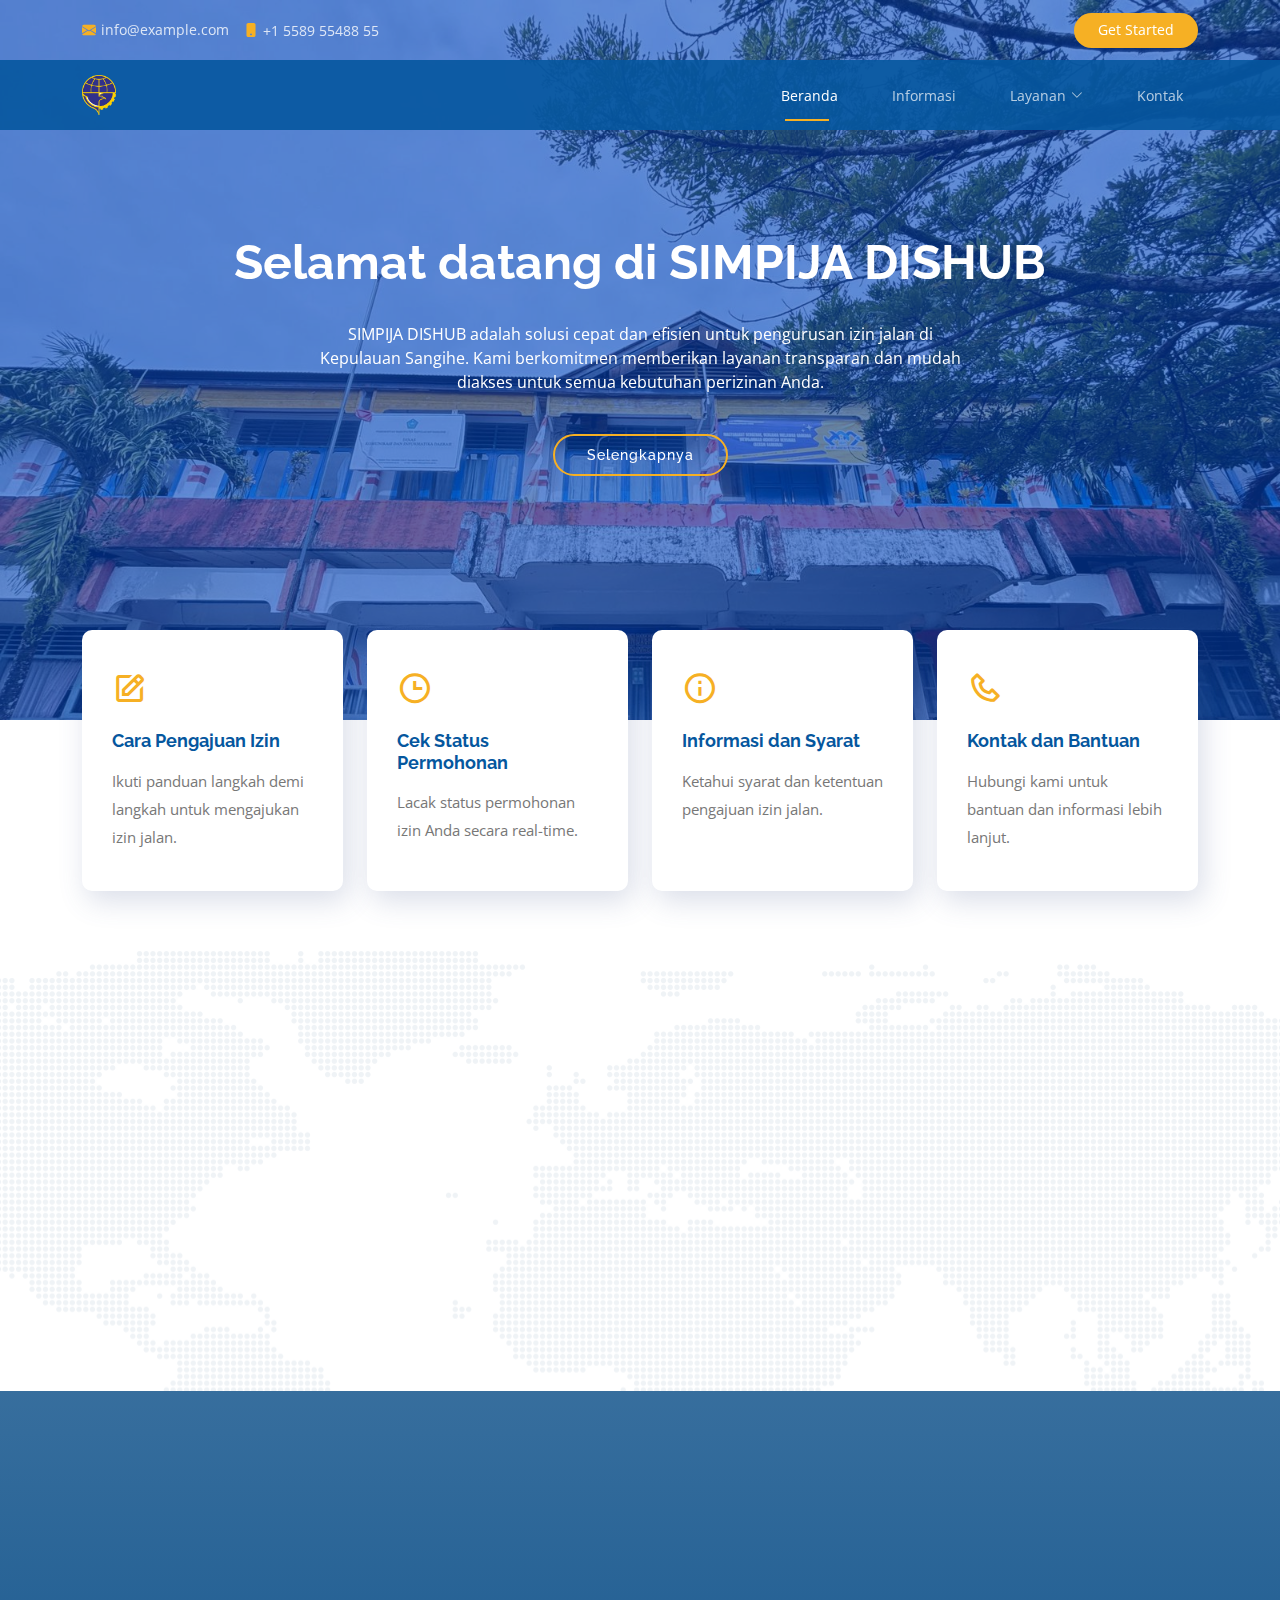
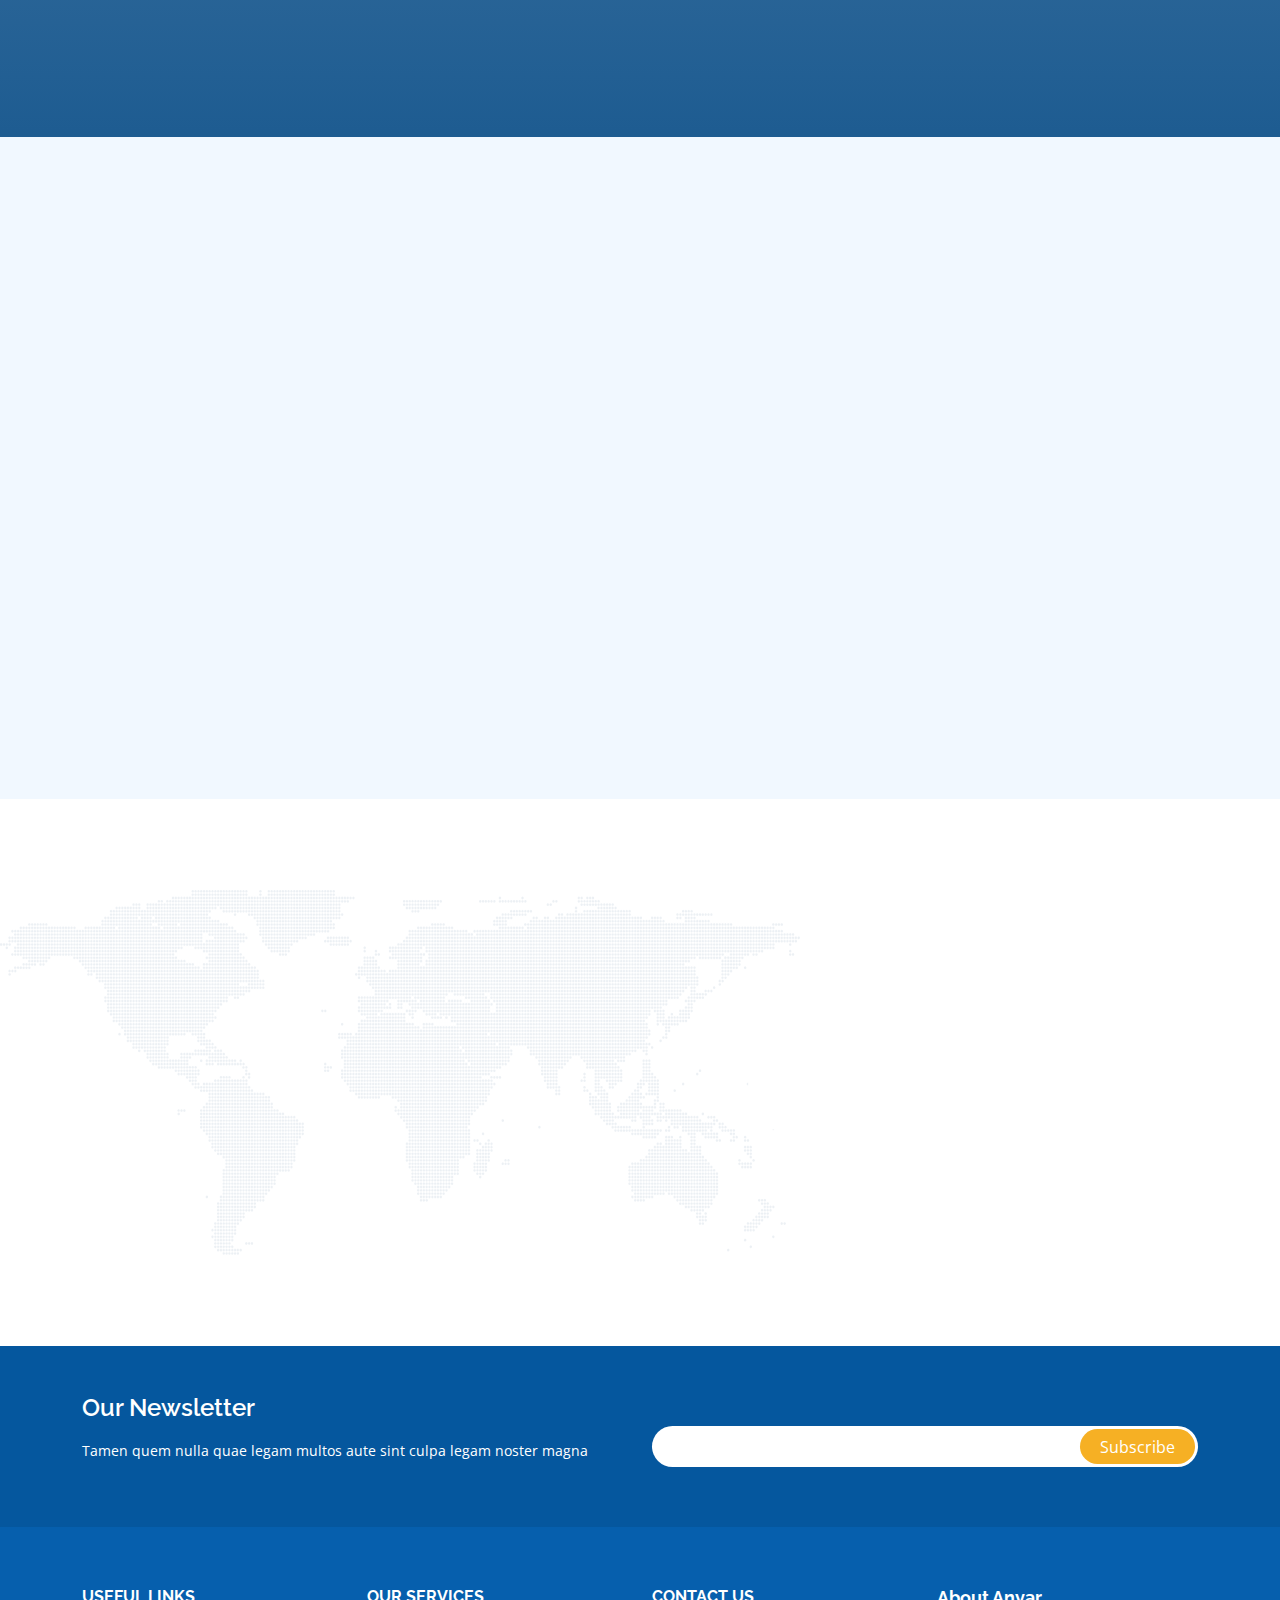
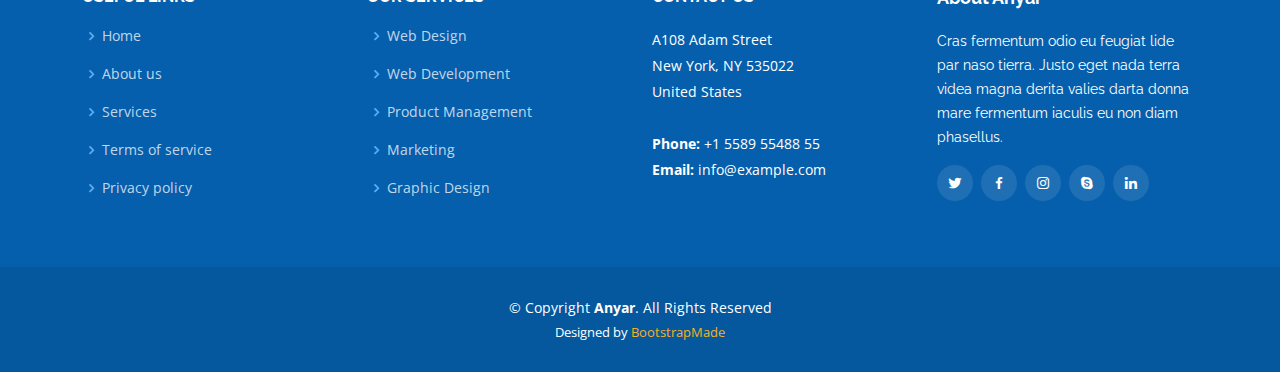
<file: index.html>
<!DOCTYPE html>
<html lang="en">
  <head>
    <meta charset="utf-8" />
    <meta content="width=device-width, initial-scale=1.0" name="viewport" />

    <title>SIMPIJA DISHUB</title>
    <meta content="" name="description" />
    <meta content="" name="keywords" />

    <!-- Favicons -->
    <link
      href="assets/img/logo/WhatsApp_Image_2024-07-13_at_16.35.18-removebg-preview.png"
      rel="icon"
    />
    <link href="assets/img/apple-touch-icon.png" rel="apple-touch-icon" />

    <!-- Google Fonts -->
    <link
      href="https://fonts.googleapis.com/css?family=Open+Sans:300,300i,400,400i,600,600i,700,700i|Raleway:300,300i,400,400i,500,500i,600,600i,700,700i|Poppins:300,300i,400,400i,500,500i,600,600i,700,700i"
      rel="stylesheet"
    />

    <!-- Vendor CSS Files -->
    <link href="assets/vendor/animate.css/animate.min.css" rel="stylesheet" />
    <link href="assets/vendor/aos/aos.css" rel="stylesheet" />
    <link
      href="assets/vendor/bootstrap/css/bootstrap.min.css"
      rel="stylesheet"
    />
    <link
      href="assets/vendor/bootstrap-icons/bootstrap-icons.css"
      rel="stylesheet"
    />
    <link href="assets/vendor/boxicons/css/boxicons.min.css" rel="stylesheet" />
    <link
      href="assets/vendor/glightbox/css/glightbox.min.css"
      rel="stylesheet"
    />
    <link href="assets/vendor/remixicon/remixicon.css" rel="stylesheet" />
    <link href="assets/vendor/swiper/swiper-bundle.min.css" rel="stylesheet" />

    <!-- Template Main CSS File -->
    <link href="assets/css/style.css" rel="stylesheet" />

    <!-- =======================================================
  * Template Name: Anyar
  * Template URL: https://bootstrapmade.com/anyar-free-multipurpose-one-page-bootstrap-theme/
  * Updated: Mar 17 2024 with Bootstrap v5.3.3
  * Author: BootstrapMade.com
  * License: https://bootstrapmade.com/license/
  ======================================================== -->
  </head>

  <body>
    <!-- ======= Top Bar ======= -->
    <div id="topbar" class="fixed-top d-flex align-items-center">
      <div
        class="container d-flex align-items-center justify-content-center justify-content-md-between"
      >
        <div class="contact-info d-flex align-items-center">
          <i class="bi bi-envelope-fill"></i
          ><a href="mailto:contact@example.com">info@example.com</a>
          <i class="bi bi-phone-fill phone-icon"></i> +1 5589 55488 55
        </div>
        <div class="cta d-none d-md-block">
          <a href="Dashboard.html" class="scrollto">Get Started</a>
        </div>
      </div>
    </div>

    <!-- ======= Header ======= -->
    <header id="header" class="fixed-top d-flex align-items-center">
      <div class="container d-flex align-items-center justify-content-between">
        <!-- <h1 class="logo"><a href="index.html">Anyar</a></h1> -->
        <div class="logo">
          <img
            src="assets/img/logo/WhatsApp_Image_2024-07-13_at_16.35.18-removebg-preview.png"
            alt="Logo Dishub"
          />
        </div>
        <!-- Uncomment below if you prefer to use an image logo -->
        <!-- <a href=index.html" class="logo"><img src="assets/img/logo.png" alt="" class="img-fluid"></a>-->

        <nav id="navbar" class="navbar">
          <ul>
            <li>
              <a class="nav-link scrollto active" href="#hero">Beranda</a>
            </li>
            <li><a class="nav-link scrollto" href="blog.html">Informasi</a></li>
            <li class="dropdown">
              <a href="#"
                ><span>Layanan</span> <i class="bi bi-chevron-down"></i
              ></a>
              <ul>
                <li><a href="pengajuan-izinjalan.html">Pengajuan Rekom</a></li>
                <li><a href="#">Jalan Alteratif</a></li>
              </ul>
            </li>
            <li><a class="nav-link scrollto" href="kontak.html">Kontak</a></li>
          </ul>
          <i class="bi bi-list mobile-nav-toggle"></i>
        </nav>
        <!-- .navbar -->
      </div>
    </header>
    <!-- End Header -->

    <!-- ======= Hero Section ======= -->
    <section id="hero" class="d-flex justify-cntent-center align-items-center">
      <div
        id="heroCarousel"
        data-bs-interval="5000"
        class="container carousel carousel-fade"
        data-bs-ride="carousel"
      >
        <!-- Slide 1 -->
        <div class="carousel-item active">
          <div class="carousel-container">
            <h2 class="animate__animated animate__fadeInDown">
              Selamat datang di <span>SIMPIJA DISHUB</span>
            </h2>
            <p class="animate__animated animate__fadeInUp">
              SIMPIJA DISHUB adalah solusi cepat dan efisien untuk pengurusan
              izin jalan di Kepulauan Sangihe. Kami berkomitmen memberikan
              layanan transparan dan mudah diakses untuk semua kebutuhan
              perizinan Anda.
            </p>
            <a
              href="blog.html"
              class="btn-get-started animate__animated animate__fadeInUp scrollto"
              >Selengkapnya</a
            >
          </div>
        </div>

        <!-- Slide 2 -->
        <!-- <div class="carousel-item">
          <div class="carousel-container">
            <h2 class="animate__animated animate__fadeInDown">
              Lorem Ipsum Dolor
            </h2>
            <p class="animate__animated animate__fadeInUp">
              Ut velit est quam dolor ad a aliquid qui aliquid. Sequi ea ut et
              est quaerat sequi nihil ut aliquam. Occaecati alias dolorem
              mollitia ut. Similique ea voluptatem. Esse doloremque accusamus
              repellendus deleniti vel. Minus et tempore modi architecto.
            </p>
            <a
              href="#about"
              class="btn-get-started animate__animated animate__fadeInUp scrollto"
              >Read More</a
            >
          </div>
        </div> -->

        <!-- Slide 3 -->
        <!-- <div class="carousel-item">
          <div class="carousel-container">
            <h2 class="animate__animated animate__fadeInDown">
              Sequi ea ut et est quaerat
            </h2>
            <p class="animate__animated animate__fadeInUp">
              Ut velit est quam dolor ad a aliquid qui aliquid. Sequi ea ut et
              est quaerat sequi nihil ut aliquam. Occaecati alias dolorem
              mollitia ut. Similique ea voluptatem. Esse doloremque accusamus
              repellendus deleniti vel. Minus et tempore modi architecto.
            </p>
            <a
              href="#about"
              class="btn-get-started animate__animated animate__fadeInUp scrollto"
              >Read More</a
            >
          </div>
        </div> -->

        <!-- <a
          class="carousel-control-prev"
          href="#heroCarousel"
          role="button"
          data-bs-slide="prev"
        >
          <span
            class="carousel-control-prev-icon bx bx-chevron-left"
            aria-hidden="true"
          ></span>
        </a>

        <a
          class="carousel-control-next"
          href="#heroCarousel"
          role="button"
          data-bs-slide="next"
        >
          <span
            class="carousel-control-next-icon bx bx-chevron-right"
            aria-hidden="true"
          ></span>
        </a> -->
      </div>
    </section>
    <!-- End Hero -->

    <main id="main">
      <!-- ======= Icon Boxes Section ======= -->
      <section id="icon-boxes" class="icon-boxes">
        <div class="container">
          <div class="row">
            <div
              class="col-md-6 col-lg-3 d-flex align-items-stretch mb-5 mb-lg-0"
              data-aos="fade-up"
            >
              <div class="icon-box">
                <div class="icon"><i class="bx bx-edit"></i></div>
                <h4 class="title">
                  <a href="#services">Cara Pengajuan Izin</a>
                </h4>
                <p class="description">
                  Ikuti panduan langkah demi langkah untuk mengajukan izin
                  jalan.
                </p>
              </div>
            </div>

            <div
              class="col-md-6 col-lg-3 d-flex align-items-stretch mb-5 mb-lg-0"
              data-aos="fade-up"
              data-aos-delay="100"
            >
              <div class="icon-box">
                <div class="icon"><i class="bx bx-time"></i></div>
                <h4 class="title"><a href="">Cek Status Permohonan</a></h4>
                <p class="description">
                  Lacak status permohonan izin Anda secara real-time.
                </p>
              </div>
            </div>

            <div
              class="col-md-6 col-lg-3 d-flex align-items-stretch mb-5 mb-lg-0"
              data-aos="fade-up"
              data-aos-delay="200"
            >
              <div class="icon-box">
                <div class="icon"><i class="bx bx-info-circle"></i></div>
                <h4 class="title"><a href="">Informasi dan Syarat</a></h4>
                <p class="description">
                  Ketahui syarat dan ketentuan pengajuan izin jalan.
                </p>
              </div>
            </div>

            <div
              class="col-md-6 col-lg-3 d-flex align-items-stretch mb-5 mb-lg-0"
              data-aos="fade-up"
              data-aos-delay="300"
            >
              <div class="icon-box">
                <div class="icon"><i class="bx bx-phone"></i></div>
                <h4 class="title"><a href="">Kontak dan Bantuan</a></h4>
                <p class="description">
                  Hubungi kami untuk bantuan dan informasi lebih lanjut.
                </p>
              </div>
            </div>
          </div>
        </div>
      </section>
      <!-- End Icon Boxes Section -->

      <!-- ======= About Us Section ======= -->
      <section id="about" class="about">
        <div class="container" data-aos="fade-up">
          <div class="section-title">
            <h2>Mulai Pengajuan Anda Sekarang</h2>
            <p>
              Klik tombol di bawah ini untuk mengakses fitur pengajuan izin
              jalan:
            </p>
          </div>

          <div class="content">
            <div class="pt-4 pt-lg-0">
              <a href="pengajuan-izinjalan.html" class="btn-learn-more"
                >Pengajuan Rekom Izin Jalan</a
              >
            </div>
          </div>
        </div>
      </section>
      <!-- End About Us Section -->

      <!-- ======= Clients Section ======= -->
      <!-- <section id="clients" class="clients">
        <div class="container" data-aos="zoom-in">
          <div class="clients-slider swiper">
            <div class="swiper-wrapper align-items-center">
              <div class="swiper-slide">
                <img
                  src="assets/img/clients/client-1.png"
                  class="img-fluid"
                  alt=""
                />
              </div>
              <div class="swiper-slide">
                <img
                  src="assets/img/clients/client-2.png"
                  class="img-fluid"
                  alt=""
                />
              </div>
              <div class="swiper-slide">
                <img
                  src="assets/img/clients/client-3.png"
                  class="img-fluid"
                  alt=""
                />
              </div>
              <div class="swiper-slide">
                <img
                  src="assets/img/clients/client-4.png"
                  class="img-fluid"
                  alt=""
                />
              </div>
              <div class="swiper-slide">
                <img
                  src="assets/img/clients/client-5.png"
                  class="img-fluid"
                  alt=""
                />
              </div>
              <div class="swiper-slide">
                <img
                  src="assets/img/clients/client-6.png"
                  class="img-fluid"
                  alt=""
                />
              </div>
              <div class="swiper-slide">
                <img
                  src="assets/img/clients/client-7.png"
                  class="img-fluid"
                  alt=""
                />
              </div>
              <div class="swiper-slide">
                <img
                  src="assets/img/clients/client-8.png"
                  class="img-fluid"
                  alt=""
                />
              </div>
            </div>
            <div class="swiper-pagination"></div>
          </div>
        </div>
      </section> -->
      <!-- End Clients Section -->

      <!-- ======= Why Us Section ======= -->
      <!-- <section id="why-us" class="why-us">
        <div class="container-fluid">
          <div class="row">
            <div
              class="col-lg-5 align-items-stretch position-relative video-box"
              style="background-image: url('assets/img/why-us.jpg')"
              data-aos="fade-right"
            >
              <a
                href="https://www.youtube.com/watch?v=LXb3EKWsInQ"
                class="glightbox play-btn mb-4"
              ></a>
            </div>

            <div
              class="col-lg-7 d-flex flex-column justify-content-center align-items-stretch"
              data-aos="fade-left"
            >
              <div class="content">
                <h3>
                  Eum ipsam laborum deleniti
                  <strong>velit pariatur architecto aut nihil</strong>
                </h3>
                <p>
                  Lorem ipsum dolor sit amet, consectetur adipiscing elit, sed
                  do eiusmod tempor incididunt ut labore et dolore magna aliqua.
                  Duis aute irure dolor in reprehenderit
                </p>
              </div>

              <div class="accordion-list">
                <ul>
                  <li data-aos="fade-up" data-aos-delay="100">
                    <a
                      data-bs-toggle="collapse"
                      class="collapse"
                      data-bs-target="#accordion-list-1"
                      ><span>01</span> Non consectetur a erat nam at lectus urna
                      duis? <i class="bx bx-chevron-down icon-show"></i
                      ><i class="bx bx-chevron-up icon-close"></i
                    ></a>
                    <div
                      id="accordion-list-1"
                      class="collapse show"
                      data-bs-parent=".accordion-list"
                    >
                      <p>
                        Feugiat pretium nibh ipsum consequat. Tempus iaculis
                        urna id volutpat lacus laoreet non curabitur gravida.
                        Venenatis lectus magna fringilla urna porttitor rhoncus
                        dolor purus non.
                      </p>
                    </div>
                  </li>

                  <li data-aos="fade-up" data-aos-delay="200">
                    <a
                      data-bs-toggle="collapse"
                      data-bs-target="#accordion-list-2"
                      class="collapsed"
                      ><span>02</span> Feugiat scelerisque varius morbi enim
                      nunc? <i class="bx bx-chevron-down icon-show"></i
                      ><i class="bx bx-chevron-up icon-close"></i
                    ></a>
                    <div
                      id="accordion-list-2"
                      class="collapse"
                      data-bs-parent=".accordion-list"
                    >
                      <p>
                        Dolor sit amet consectetur adipiscing elit pellentesque
                        habitant morbi. Id interdum velit laoreet id donec
                        ultrices. Fringilla phasellus faucibus scelerisque
                        eleifend donec pretium. Est pellentesque elit
                        ullamcorper dignissim. Mauris ultrices eros in cursus
                        turpis massa tincidunt dui.
                      </p>
                    </div>
                  </li>

                  <li data-aos="fade-up" data-aos-delay="300">
                    <a
                      data-bs-toggle="collapse"
                      data-bs-target="#accordion-list-3"
                      class="collapsed"
                      ><span>03</span> Dolor sit amet consectetur adipiscing
                      elit? <i class="bx bx-chevron-down icon-show"></i
                      ><i class="bx bx-chevron-up icon-close"></i
                    ></a>
                    <div
                      id="accordion-list-3"
                      class="collapse"
                      data-bs-parent=".accordion-list"
                    >
                      <p>
                        Eleifend mi in nulla posuere sollicitudin aliquam
                        ultrices sagittis orci. Faucibus pulvinar elementum
                        integer enim. Sem nulla pharetra diam sit amet nisl
                        suscipit. Rutrum tellus pellentesque eu tincidunt.
                        Lectus urna duis convallis convallis tellus. Urna
                        molestie at elementum eu facilisis sed odio morbi quis
                      </p>
                    </div>
                  </li>
                </ul>
              </div>
            </div>
          </div>
        </div>
      </section> -->
      <!-- End Why Us Section -->

      <!-- ======= Services Section ======= -->
      <!-- <section id="services" class="services">
        <div class="container" data-aos="fade-up">
          <div class="section-title">
            <h2>Services</h2>
            <p>
              Magnam dolores commodi suscipit. Necessitatibus eius consequatur
              ex aliquid fuga eum quidem. Sit sint consectetur velit. Quisquam
              quos quisquam cupiditate. Et nemo qui impedit suscipit alias ea.
              Quia fugiat sit in iste officiis commodi quidem hic quas.
            </p>
          </div>

          <div class="row">
            <div
              class="col-md-6 d-flex align-items-stretch"
              data-aos="fade-up"
              data-aos-delay="100"
            >
              <div class="icon-box">
                <i class="bi bi-card-checklist"></i>
                <h4><a href="#">Lorem Ipsum</a></h4>
                <p>
                  Voluptatum deleniti atque corrupti quos dolores et quas
                  molestias excepturi sint occaecati cupiditate non provident
                </p>
              </div>
            </div>
            <div
              class="col-md-6 d-flex align-items-stretch mt-4 mt-md-0"
              data-aos="fade-up"
              data-aos-delay="200"
            >
              <div class="icon-box">
                <i class="bi bi-bar-chart"></i>
                <h4><a href="#">Dolor Sitema</a></h4>
                <p>
                  Minim veniam, quis nostrud exercitation ullamco laboris nisi
                  ut aliquip ex ea commodo consequat tarad limino ata
                </p>
              </div>
            </div>
            <div
              class="col-md-6 d-flex align-items-stretch mt-4 mt-md-0"
              data-aos="fade-up"
              data-aos-delay="300"
            >
              <div class="icon-box">
                <i class="bi bi-binoculars"></i>
                <h4><a href="#">Sed ut perspiciatis</a></h4>
                <p>
                  Duis aute irure dolor in reprehenderit in voluptate velit esse
                  cillum dolore eu fugiat nulla pariatur
                </p>
              </div>
            </div>
            <div
              class="col-md-6 d-flex align-items-stretch mt-4 mt-md-0"
              data-aos="fade-up"
              data-aos-delay="400"
            >
              <div class="icon-box">
                <i class="bi bi-brightness-high"></i>
                <h4><a href="#">Nemo Enim</a></h4>
                <p>
                  Excepteur sint occaecat cupidatat non proident, sunt in culpa
                  qui officia deserunt mollit anim id est laborum
                </p>
              </div>
            </div>
            <div
              class="col-md-6 d-flex align-items-stretch mt-4 mt-md-0"
              data-aos="fade-up"
              data-aos-delay="500"
            >
              <div class="icon-box">
                <i class="bi bi-calendar4-week"></i>
                <h4><a href="#">Magni Dolore</a></h4>
                <p>
                  At vero eos et accusamus et iusto odio dignissimos ducimus qui
                  blanditiis praesentium voluptatum deleniti atque
                </p>
              </div>
            </div>
            <div
              class="col-md-6 d-flex align-items-stretch mt-4 mt-md-0"
              data-aos="fade-up"
              data-aos-delay="600"
            >
              <div class="icon-box">
                <i class="bi bi-briefcase"></i>
                <h4><a href="#">Eiusmod Tempor</a></h4>
                <p>
                  Et harum quidem rerum facilis est et expedita distinctio. Nam
                  libero tempore, cum soluta nobis est eligendi
                </p>
              </div>
            </div>
          </div>
        </div>
      </section> -->
      <!-- End Services Section -->

      <!-- ======= Cta Section ======= -->
      <section id="cta" class="cta">
        <div class="container">
          <div class="row" data-aos="zoom-in">
            <div class="col-lg-9 text-center text-lg-start">
              <h3>Call To Action</h3>
              <p>
                Duis aute irure dolor in reprehenderit in voluptate velit esse
                cillum dolore eu fugiat nulla pariatur. Excepteur sint occaecat
                cupidatat non proident, sunt in culpa qui officia deserunt
                mollit anim id est laborum.
              </p>
            </div>
            <div class="col-lg-3 cta-btn-container text-center">
              <a class="cta-btn align-middle" href="#">Call To Action</a>
            </div>
          </div>
        </div>
      </section>
      <!-- End Cta Section -->

      <!-- ======= Portfoio Section ======= -->
      <!-- <section id="portfolio" class="portfoio">
        <div class="container" data-aos="fade-up">
          <div class="section-title">
            <h2>Portfoio</h2>
            <p>
              Magnam dolores commodi suscipit. Necessitatibus eius consequatur
              ex aliquid fuga eum quidem. Sit sint consectetur velit. Quisquam
              quos quisquam cupiditate. Et nemo qui impedit suscipit alias ea.
              Quia fugiat sit in iste officiis commodi quidem hic quas.
            </p>
          </div>

          <div class="row">
            <div class="col-lg-12 d-flex justify-content-center">
              <ul id="portfolio-flters">
                <li data-filter="*" class="filter-active">All</li>
                <li data-filter=".filter-app">App</li>
                <li data-filter=".filter-card">Card</li>
                <li data-filter=".filter-web">Web</li>
              </ul>
            </div>
          </div>

          <div class="row portfolio-container">
            <div class="col-lg-4 col-md-6 portfolio-item filter-app">
              <img
                src="assets/img/portfolio/portfolio-1.jpg"
                class="img-fluid"
                alt=""
              />
              <div class="portfolio-info">
                <h4>App 1</h4>
                <p>App</p>
                <a
                  href="assets/img/portfolio/portfolio-1.jpg"
                  data-gallery="portfolioGallery"
                  class="portfolio-lightbox preview-link"
                  title="App 1"
                  ><i class="bx bx-plus"></i
                ></a>
                <a
                  href="portfolio-details.html"
                  class="details-link"
                  title="More Details"
                  ><i class="bx bx-link"></i
                ></a>
              </div>
            </div>

            <div class="col-lg-4 col-md-6 portfolio-item filter-web">
              <img
                src="assets/img/portfolio/portfolio-2.jpg"
                class="img-fluid"
                alt=""
              />
              <div class="portfolio-info">
                <h4>Web 3</h4>
                <p>Web</p>
                <a
                  href="assets/img/portfolio/portfolio-2.jpg"
                  data-gallery="portfolioGallery"
                  class="portfolio-lightbox preview-link"
                  title="Web 3"
                  ><i class="bx bx-plus"></i
                ></a>
                <a
                  href="portfolio-details.html"
                  class="details-link"
                  title="More Details"
                  ><i class="bx bx-link"></i
                ></a>
              </div>
            </div>

            <div class="col-lg-4 col-md-6 portfolio-item filter-app">
              <img
                src="assets/img/portfolio/portfolio-3.jpg"
                class="img-fluid"
                alt=""
              />
              <div class="portfolio-info">
                <h4>App 2</h4>
                <p>App</p>
                <a
                  href="assets/img/portfolio/portfolio-3.jpg"
                  data-gallery="portfolioGallery"
                  class="portfolio-lightbox preview-link"
                  title="App 2"
                  ><i class="bx bx-plus"></i
                ></a>
                <a
                  href="portfolio-details.html"
                  class="details-link"
                  title="More Details"
                  ><i class="bx bx-link"></i
                ></a>
              </div>
            </div>

            <div class="col-lg-4 col-md-6 portfolio-item filter-card">
              <img
                src="assets/img/portfolio/portfolio-4.jpg"
                class="img-fluid"
                alt=""
              />
              <div class="portfolio-info">
                <h4>Card 2</h4>
                <p>Card</p>
                <a
                  href="assets/img/portfolio/portfolio-4.jpg"
                  data-gallery="portfolioGallery"
                  class="portfolio-lightbox preview-link"
                  title="Card 2"
                  ><i class="bx bx-plus"></i
                ></a>
                <a
                  href="portfolio-details.html"
                  class="details-link"
                  title="More Details"
                  ><i class="bx bx-link"></i
                ></a>
              </div>
            </div>

            <div class="col-lg-4 col-md-6 portfolio-item filter-web">
              <img
                src="assets/img/portfolio/portfolio-5.jpg"
                class="img-fluid"
                alt=""
              />
              <div class="portfolio-info">
                <h4>Web 2</h4>
                <p>Web</p>
                <a
                  href="assets/img/portfolio/portfolio-5.jpg"
                  data-gallery="portfolioGallery"
                  class="portfolio-lightbox preview-link"
                  title="Web 2"
                  ><i class="bx bx-plus"></i
                ></a>
                <a
                  href="portfolio-details.html"
                  class="details-link"
                  title="More Details"
                  ><i class="bx bx-link"></i
                ></a>
              </div>
            </div>

            <div class="col-lg-4 col-md-6 portfolio-item filter-app">
              <img
                src="assets/img/portfolio/portfolio-6.jpg"
                class="img-fluid"
                alt=""
              />
              <div class="portfolio-info">
                <h4>App 3</h4>
                <p>App</p>
                <a
                  href="assets/img/portfolio/portfolio-6.jpg"
                  data-gallery="portfolioGallery"
                  class="portfolio-lightbox preview-link"
                  title="App 3"
                  ><i class="bx bx-plus"></i
                ></a>
                <a
                  href="portfolio-details.html"
                  class="details-link"
                  title="More Details"
                  ><i class="bx bx-link"></i
                ></a>
              </div>
            </div>

            <div class="col-lg-4 col-md-6 portfolio-item filter-card">
              <img
                src="assets/img/portfolio/portfolio-7.jpg"
                class="img-fluid"
                alt=""
              />
              <div class="portfolio-info">
                <h4>Card 1</h4>
                <p>Card</p>
                <a
                  href="assets/img/portfolio/portfolio-7.jpg"
                  data-gallery="portfolioGallery"
                  class="portfolio-lightbox preview-link"
                  title="Card 1"
                  ><i class="bx bx-plus"></i
                ></a>
                <a
                  href="portfolio-details.html"
                  class="details-link"
                  title="More Details"
                  ><i class="bx bx-link"></i
                ></a>
              </div>
            </div>

            <div class="col-lg-4 col-md-6 portfolio-item filter-card">
              <img
                src="assets/img/portfolio/portfolio-8.jpg"
                class="img-fluid"
                alt=""
              />
              <div class="portfolio-info">
                <h4>Card 3</h4>
                <p>Card</p>
                <a
                  href="assets/img/portfolio/portfolio-8.jpg"
                  data-gallery="portfolioGallery"
                  class="portfolio-lightbox preview-link"
                  title="Card 3"
                  ><i class="bx bx-plus"></i
                ></a>
                <a
                  href="portfolio-details.html"
                  class="details-link"
                  title="More Details"
                  ><i class="bx bx-link"></i
                ></a>
              </div>
            </div>

            <div class="col-lg-4 col-md-6 portfolio-item filter-web">
              <img
                src="assets/img/portfolio/portfolio-9.jpg"
                class="img-fluid"
                alt=""
              />
              <div class="portfolio-info">
                <h4>Web 3</h4>
                <p>Web</p>
                <a
                  href="assets/img/portfolio/portfolio-9.jpg"
                  data-gallery="portfolioGallery"
                  class="portfolio-lightbox preview-link"
                  title="Web 3"
                  ><i class="bx bx-plus"></i
                ></a>
                <a
                  href="portfolio-details.html"
                  class="details-link"
                  title="More Details"
                  ><i class="bx bx-link"></i
                ></a>
              </div>
            </div>
          </div>
        </div>
      </section> -->
      <!-- End Portfoio Section -->

      <!-- ======= Team Section ======= -->
      <!-- <section id="team" class="team section-bg">
        <div class="container" data-aos="fade-up">
          <div class="section-title">
            <h2>Team</h2>
            <p>
              Magnam dolores commodi suscipit. Necessitatibus eius consequatur
              ex aliquid fuga eum quidem. Sit sint consectetur velit. Quisquam
              quos quisquam cupiditate. Et nemo qui impedit suscipit alias ea.
              Quia fugiat sit in iste officiis commodi quidem hic quas.
            </p>
          </div>

          <div class="row">
            <div class="col-lg-6" data-aos="fade-up" data-aos-delay="100">
              <div class="member d-flex align-items-start">
                <div class="pic">
                  <img
                    src="assets/img/team/team-1.jpg"
                    class="img-fluid"
                    alt=""
                  />
                </div>
                <div class="member-info">
                  <h4>Walter White</h4>
                  <span>Chief Executive Officer</span>
                  <p>
                    Explicabo voluptatem mollitia et repellat qui dolorum quasi
                  </p>
                  <div class="social">
                    <a href=""><i class="ri-twitter-fill"></i></a>
                    <a href=""><i class="ri-facebook-fill"></i></a>
                    <a href=""><i class="ri-instagram-fill"></i></a>
                    <a href=""> <i class="ri-linkedin-box-fill"></i> </a>
                  </div>
                </div>
              </div>
            </div>

            <div
              class="col-lg-6 mt-4 mt-lg-0"
              data-aos="fade-up"
              data-aos-delay="200"
            >
              <div class="member d-flex align-items-start">
                <div class="pic">
                  <img
                    src="assets/img/team/team-2.jpg"
                    class="img-fluid"
                    alt=""
                  />
                </div>
                <div class="member-info">
                  <h4>Sarah Jhonson</h4>
                  <span>Product Manager</span>
                  <p>
                    Aut maiores voluptates amet et quis praesentium qui senda
                    para
                  </p>
                  <div class="social">
                    <a href=""><i class="ri-twitter-fill"></i></a>
                    <a href=""><i class="ri-facebook-fill"></i></a>
                    <a href=""><i class="ri-instagram-fill"></i></a>
                    <a href=""> <i class="ri-linkedin-box-fill"></i> </a>
                  </div>
                </div>
              </div>
            </div>

            <div class="col-lg-6 mt-4" data-aos="fade-up" data-aos-delay="300">
              <div class="member d-flex align-items-start">
                <div class="pic">
                  <img
                    src="assets/img/team/team-3.jpg"
                    class="img-fluid"
                    alt=""
                  />
                </div>
                <div class="member-info">
                  <h4>William Anderson</h4>
                  <span>CTO</span>
                  <p>
                    Quisquam facilis cum velit laborum corrupti fuga rerum quia
                  </p>
                  <div class="social">
                    <a href=""><i class="ri-twitter-fill"></i></a>
                    <a href=""><i class="ri-facebook-fill"></i></a>
                    <a href=""><i class="ri-instagram-fill"></i></a>
                    <a href=""> <i class="ri-linkedin-box-fill"></i> </a>
                  </div>
                </div>
              </div>
            </div>

            <div class="col-lg-6 mt-4" data-aos="fade-up" data-aos-delay="400">
              <div class="member d-flex align-items-start">
                <div class="pic">
                  <img
                    src="assets/img/team/team-4.jpg"
                    class="img-fluid"
                    alt=""
                  />
                </div>
                <div class="member-info">
                  <h4>Amanda Jepson</h4>
                  <span>Accountant</span>
                  <p>
                    Dolorum tempora officiis odit laborum officiis et et
                    accusamus
                  </p>
                  <div class="social">
                    <a href=""><i class="ri-twitter-fill"></i></a>
                    <a href=""><i class="ri-facebook-fill"></i></a>
                    <a href=""><i class="ri-instagram-fill"></i></a>
                    <a href=""> <i class="ri-linkedin-box-fill"></i> </a>
                  </div>
                </div>
              </div>
            </div>
          </div>
        </div>
      </section> -->
      <!-- End Team Section -->

      <!-- ======= Pricing Section ======= -->
      <!-- <section id="pricing" class="pricing">
        <div class="container" data-aos="fade-up">
          <div class="section-title">
            <h2>Pricing</h2>
            <p>
              Magnam dolores commodi suscipit. Necessitatibus eius consequatur
              ex aliquid fuga eum quidem. Sit sint consectetur velit. Quisquam
              quos quisquam cupiditate. Et nemo qui impedit suscipit alias ea.
              Quia fugiat sit in iste officiis commodi quidem hic quas.
            </p>
          </div>

          <div class="row">
            <div
              class="col-lg-3 col-md-6"
              data-aos="fade-up"
              data-aos-delay="100"
            >
              <div class="box">
                <h3>Free</h3>
                <h4><sup>$</sup>0<span> / month</span></h4>
                <ul>
                  <li>Aida dere</li>
                  <li>Nec feugiat nisl</li>
                  <li>Nulla at volutpat dola</li>
                  <li class="na">Pharetra massa</li>
                  <li class="na">Massa ultricies mi</li>
                </ul>
                <div class="btn-wrap">
                  <a href="#" class="btn-buy">Buy Now</a>
                </div>
              </div>
            </div>

            <div
              class="col-lg-3 col-md-6 mt-4 mt-md-0"
              data-aos="fade-up"
              data-aos-delay="200"
            >
              <div class="box featured">
                <h3>Business</h3>
                <h4><sup>$</sup>19<span> / month</span></h4>
                <ul>
                  <li>Aida dere</li>
                  <li>Nec feugiat nisl</li>
                  <li>Nulla at volutpat dola</li>
                  <li>Pharetra massa</li>
                  <li class="na">Massa ultricies mi</li>
                </ul>
                <div class="btn-wrap">
                  <a href="#" class="btn-buy">Buy Now</a>
                </div>
              </div>
            </div>

            <div
              class="col-lg-3 col-md-6 mt-4 mt-lg-0"
              data-aos="fade-up"
              data-aos-delay="300"
            >
              <div class="box">
                <h3>Developer</h3>
                <h4><sup>$</sup>29<span> / month</span></h4>
                <ul>
                  <li>Aida dere</li>
                  <li>Nec feugiat nisl</li>
                  <li>Nulla at volutpat dola</li>
                  <li>Pharetra massa</li>
                  <li>Massa ultricies mi</li>
                </ul>
                <div class="btn-wrap">
                  <a href="#" class="btn-buy">Buy Now</a>
                </div>
              </div>
            </div>

            <div
              class="col-lg-3 col-md-6 mt-4 mt-lg-0"
              data-aos="fade-up"
              data-aos-delay="400"
            >
              <div class="box">
                <span class="advanced">Advanced</span>
                <h3>Ultimate</h3>
                <h4><sup>$</sup>49<span> / month</span></h4>
                <ul>
                  <li>Aida dere</li>
                  <li>Nec feugiat nisl</li>
                  <li>Nulla at volutpat dola</li>
                  <li>Pharetra massa</li>
                  <li>Massa ultricies mi</li>
                </ul>
                <div class="btn-wrap">
                  <a href="#" class="btn-buy">Buy Now</a>
                </div>
              </div>
            </div>
          </div>
        </div>
      </section> -->
      <!-- End Pricing Section -->

      <!-- ======= Frequently Asked Questions Section ======= -->
      <section id="faq" class="faq section-bg">
        <div class="container" data-aos="fade-up">
          <div class="section-title">
            <h2>Frequently Asked Questions</h2>
          </div>

          <div class="faq-list">
            <ul>
              <li data-aos="fade-up" data-aos="fade-up" data-aos-delay="100">
                <i class="bx bx-help-circle icon-help"></i>
                <a
                  data-bs-toggle="collapse"
                  class="collapse"
                  data-bs-target="#faq-list-1"
                  >Non consectetur a erat nam at lectus urna duis?
                  <i class="bx bx-chevron-down icon-show"></i
                  ><i class="bx bx-chevron-up icon-close"></i
                ></a>
                <div
                  id="faq-list-1"
                  class="collapse show"
                  data-bs-parent=".faq-list"
                >
                  <p>
                    Feugiat pretium nibh ipsum consequat. Tempus iaculis urna id
                    volutpat lacus laoreet non curabitur gravida. Venenatis
                    lectus magna fringilla urna porttitor rhoncus dolor purus
                    non.
                  </p>
                </div>
              </li>

              <li data-aos="fade-up" data-aos-delay="200">
                <i class="bx bx-help-circle icon-help"></i>
                <a
                  data-bs-toggle="collapse"
                  data-bs-target="#faq-list-2"
                  class="collapsed"
                  >Feugiat scelerisque varius morbi enim nunc?
                  <i class="bx bx-chevron-down icon-show"></i
                  ><i class="bx bx-chevron-up icon-close"></i
                ></a>
                <div
                  id="faq-list-2"
                  class="collapse"
                  data-bs-parent=".faq-list"
                >
                  <p>
                    Dolor sit amet consectetur adipiscing elit pellentesque
                    habitant morbi. Id interdum velit laoreet id donec ultrices.
                    Fringilla phasellus faucibus scelerisque eleifend donec
                    pretium. Est pellentesque elit ullamcorper dignissim. Mauris
                    ultrices eros in cursus turpis massa tincidunt dui.
                  </p>
                </div>
              </li>

              <li data-aos="fade-up" data-aos-delay="300">
                <i class="bx bx-help-circle icon-help"></i>
                <a
                  data-bs-toggle="collapse"
                  data-bs-target="#faq-list-3"
                  class="collapsed"
                  >Dolor sit amet consectetur adipiscing elit?
                  <i class="bx bx-chevron-down icon-show"></i
                  ><i class="bx bx-chevron-up icon-close"></i
                ></a>
                <div
                  id="faq-list-3"
                  class="collapse"
                  data-bs-parent=".faq-list"
                >
                  <p>
                    Eleifend mi in nulla posuere sollicitudin aliquam ultrices
                    sagittis orci. Faucibus pulvinar elementum integer enim. Sem
                    nulla pharetra diam sit amet nisl suscipit. Rutrum tellus
                    pellentesque eu tincidunt. Lectus urna duis convallis
                    convallis tellus. Urna molestie at elementum eu facilisis
                    sed odio morbi quis
                  </p>
                </div>
              </li>

              <li data-aos="fade-up" data-aos-delay="400">
                <i class="bx bx-help-circle icon-help"></i>
                <a
                  data-bs-toggle="collapse"
                  data-bs-target="#faq-list-4"
                  class="collapsed"
                  >Tempus quam pellentesque nec nam aliquam sem et tortor
                  consequat? <i class="bx bx-chevron-down icon-show"></i
                  ><i class="bx bx-chevron-up icon-close"></i
                ></a>
                <div
                  id="faq-list-4"
                  class="collapse"
                  data-bs-parent=".faq-list"
                >
                  <p>
                    Molestie a iaculis at erat pellentesque adipiscing commodo.
                    Dignissim suspendisse in est ante in. Nunc vel risus commodo
                    viverra maecenas accumsan. Sit amet nisl suscipit adipiscing
                    bibendum est. Purus gravida quis blandit turpis cursus in.
                  </p>
                </div>
              </li>

              <li data-aos="fade-up" data-aos-delay="500">
                <i class="bx bx-help-circle icon-help"></i>
                <a
                  data-bs-toggle="collapse"
                  data-bs-target="#faq-list-5"
                  class="collapsed"
                  >Tortor vitae purus faucibus ornare. Varius vel pharetra vel
                  turpis nunc eget lorem dolor?
                  <i class="bx bx-chevron-down icon-show"></i
                  ><i class="bx bx-chevron-up icon-close"></i
                ></a>
                <div
                  id="faq-list-5"
                  class="collapse"
                  data-bs-parent=".faq-list"
                >
                  <p>
                    Laoreet sit amet cursus sit amet dictum sit amet justo.
                    Mauris vitae ultricies leo integer malesuada nunc vel.
                    Tincidunt eget nullam non nisi est sit amet. Turpis nunc
                    eget lorem dolor sed. Ut venenatis tellus in metus vulputate
                    eu scelerisque.
                  </p>
                </div>
              </li>
            </ul>
          </div>
        </div>
      </section>
      <!-- End Frequently Asked Questions Section -->

      <!-- ======= Contact Section ======= -->
      <section id="contact" class="contact">
        <div class="container" data-aos="fade-up">
          <div class="section-title">
            <h2>Contact Us</h2>
          </div>

          <div
            class="row mt-1 d-flex justify-content-end"
            data-aos="fade-right"
            data-aos-delay="100"
          >
            <div class="col-lg-5">
              <div class="info">
                <div class="address">
                  <i class="bi bi-geo-alt"></i>
                  <h4>Location:</h4>
                  <p>A108 Adam Street, New York, NY 535022</p>
                </div>

                <div class="email">
                  <i class="bi bi-envelope"></i>
                  <h4>Email:</h4>
                  <p>info@example.com</p>
                </div>

                <div class="phone">
                  <i class="bi bi-phone"></i>
                  <h4>Call:</h4>
                  <p>+1 5589 55488 55s</p>
                </div>
              </div>
            </div>

            <div
              class="col-lg-6 mt-5 mt-lg-0"
              data-aos="fade-left"
              data-aos-delay="100"
            >
              <form
                action="forms/contact.php"
                method="post"
                role="form"
                class="php-email-form"
              >
                <div class="row">
                  <div class="col-md-6 form-group">
                    <input
                      type="text"
                      name="name"
                      class="form-control"
                      id="name"
                      placeholder="Your Name"
                      required
                    />
                  </div>
                  <div class="col-md-6 form-group mt-3 mt-md-0">
                    <input
                      type="email"
                      class="form-control"
                      name="email"
                      id="email"
                      placeholder="Your Email"
                      required
                    />
                  </div>
                </div>
                <div class="form-group mt-3">
                  <input
                    type="text"
                    class="form-control"
                    name="subject"
                    id="subject"
                    placeholder="Subject"
                    required
                  />
                </div>
                <div class="form-group mt-3">
                  <textarea
                    class="form-control"
                    name="message"
                    rows="5"
                    placeholder="Message"
                    required
                  ></textarea>
                </div>
                <div class="my-3">
                  <div class="loading">Loading</div>
                  <div class="error-message"></div>
                  <div class="sent-message">
                    Your message has been sent. Thank you!
                  </div>
                </div>
                <div class="text-center">
                  <button type="submit">Send Message</button>
                </div>
              </form>
            </div>
          </div>
        </div>
      </section>
      <!-- End Contact Section -->
    </main>
    <!-- End #main -->

    <!-- ======= Footer ======= -->
    <footer id="footer">
      <div class="footer-newsletter">
        <div class="container">
          <div class="row">
            <div class="col-lg-6">
              <h4>Our Newsletter</h4>
              <p>
                Tamen quem nulla quae legam multos aute sint culpa legam noster
                magna
              </p>
            </div>
            <div class="col-lg-6">
              <form action="" method="post">
                <input type="email" name="email" /><input
                  type="submit"
                  value="Subscribe"
                />
              </form>
            </div>
          </div>
        </div>
      </div>

      <div class="footer-top">
        <div class="container">
          <div class="row">
            <div class="col-lg-3 col-md-6 footer-links">
              <h4>Useful Links</h4>
              <ul>
                <li>
                  <i class="bx bx-chevron-right"></i> <a href="#">Home</a>
                </li>
                <li>
                  <i class="bx bx-chevron-right"></i> <a href="#">About us</a>
                </li>
                <li>
                  <i class="bx bx-chevron-right"></i> <a href="#">Services</a>
                </li>
                <li>
                  <i class="bx bx-chevron-right"></i>
                  <a href="#">Terms of service</a>
                </li>
                <li>
                  <i class="bx bx-chevron-right"></i>
                  <a href="#">Privacy policy</a>
                </li>
              </ul>
            </div>

            <div class="col-lg-3 col-md-6 footer-links">
              <h4>Our Services</h4>
              <ul>
                <li>
                  <i class="bx bx-chevron-right"></i> <a href="#">Web Design</a>
                </li>
                <li>
                  <i class="bx bx-chevron-right"></i>
                  <a href="#">Web Development</a>
                </li>
                <li>
                  <i class="bx bx-chevron-right"></i>
                  <a href="#">Product Management</a>
                </li>
                <li>
                  <i class="bx bx-chevron-right"></i> <a href="#">Marketing</a>
                </li>
                <li>
                  <i class="bx bx-chevron-right"></i>
                  <a href="#">Graphic Design</a>
                </li>
              </ul>
            </div>

            <div class="col-lg-3 col-md-6 footer-contact">
              <h4>Contact Us</h4>
              <p>
                A108 Adam Street <br />
                New York, NY 535022<br />
                United States <br /><br />
                <strong>Phone:</strong> +1 5589 55488 55<br />
                <strong>Email:</strong> info@example.com<br />
              </p>
            </div>

            <div class="col-lg-3 col-md-6 footer-info">
              <h3>About Anyar</h3>
              <p>
                Cras fermentum odio eu feugiat lide par naso tierra. Justo eget
                nada terra videa magna derita valies darta donna mare fermentum
                iaculis eu non diam phasellus.
              </p>
              <div class="social-links mt-3">
                <a href="#" class="twitter"><i class="bx bxl-twitter"></i></a>
                <a href="#" class="facebook"><i class="bx bxl-facebook"></i></a>
                <a href="#" class="instagram"
                  ><i class="bx bxl-instagram"></i
                ></a>
                <a href="#" class="google-plus"><i class="bx bxl-skype"></i></a>
                <a href="#" class="linkedin"><i class="bx bxl-linkedin"></i></a>
              </div>
            </div>
          </div>
        </div>
      </div>

      <div class="container">
        <div class="copyright">
          &copy; Copyright <strong><span>Anyar</span></strong
          >. All Rights Reserved
        </div>
        <div class="credits">
          <!-- All the links in the footer should remain intact. -->
          <!-- You can delete the links only if you purchased the pro version. -->
          <!-- Licensing information: https://bootstrapmade.com/license/ -->
          <!-- Purchase the pro version with working PHP/AJAX contact form: https://bootstrapmade.com/anyar-free-multipurpose-one-page-bootstrap-theme/ -->
          Designed by <a href="https://bootstrapmade.com/">BootstrapMade</a>
        </div>
      </div>
    </footer>
    <!-- End Footer -->

    <div id="preloader"></div>
    <a
      href="#"
      class="back-to-top d-flex align-items-center justify-content-center"
      ><i class="bi bi-arrow-up-short"></i
    ></a>

    <!-- Vendor JS Files -->
    <script src="assets/vendor/aos/aos.js"></script>
    <script src="assets/vendor/bootstrap/js/bootstrap.bundle.min.js"></script>
    <script src="assets/vendor/glightbox/js/glightbox.min.js"></script>
    <script src="assets/vendor/isotope-layout/isotope.pkgd.min.js"></script>
    <script src="assets/vendor/swiper/swiper-bundle.min.js"></script>
    <script src="assets/vendor/php-email-form/validate.js"></script>

    <!-- Template Main JS File -->
    <script src="assets/js/main.js"></script>
  </body>
</html>
</file>
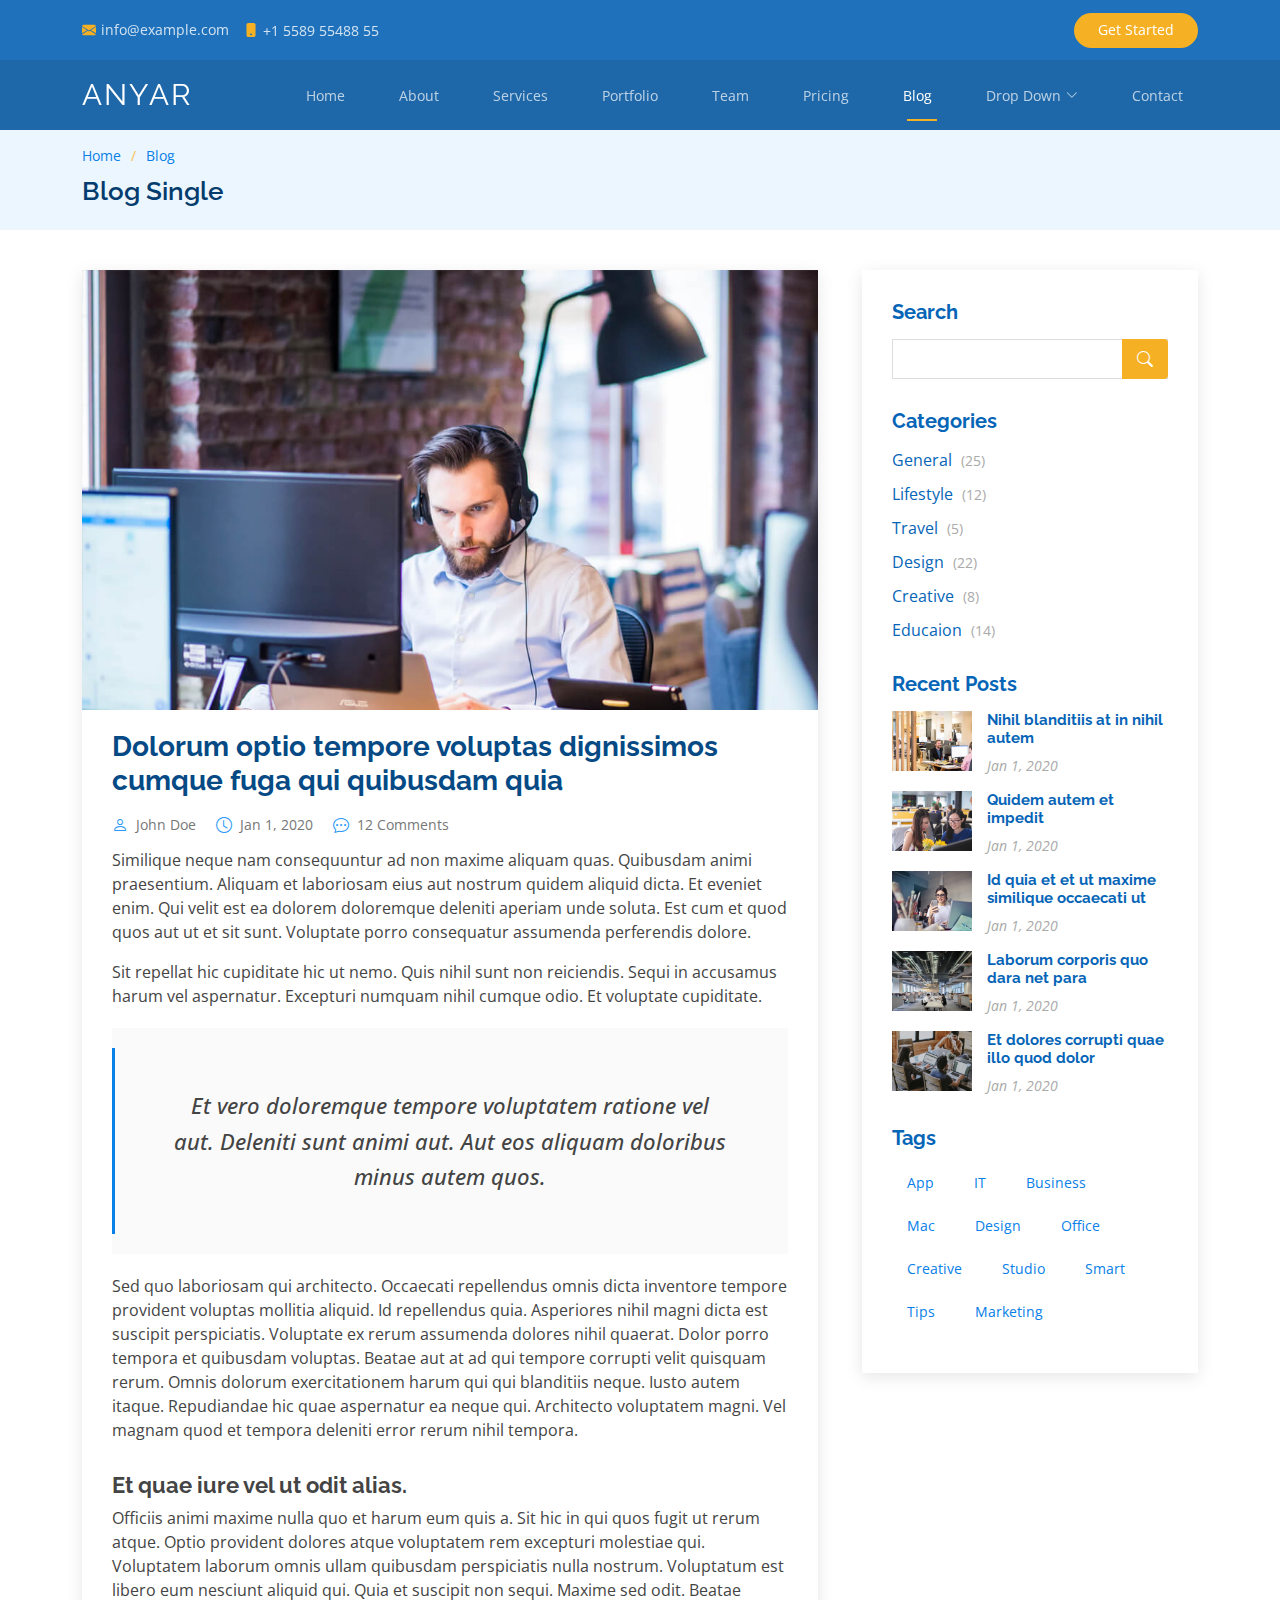
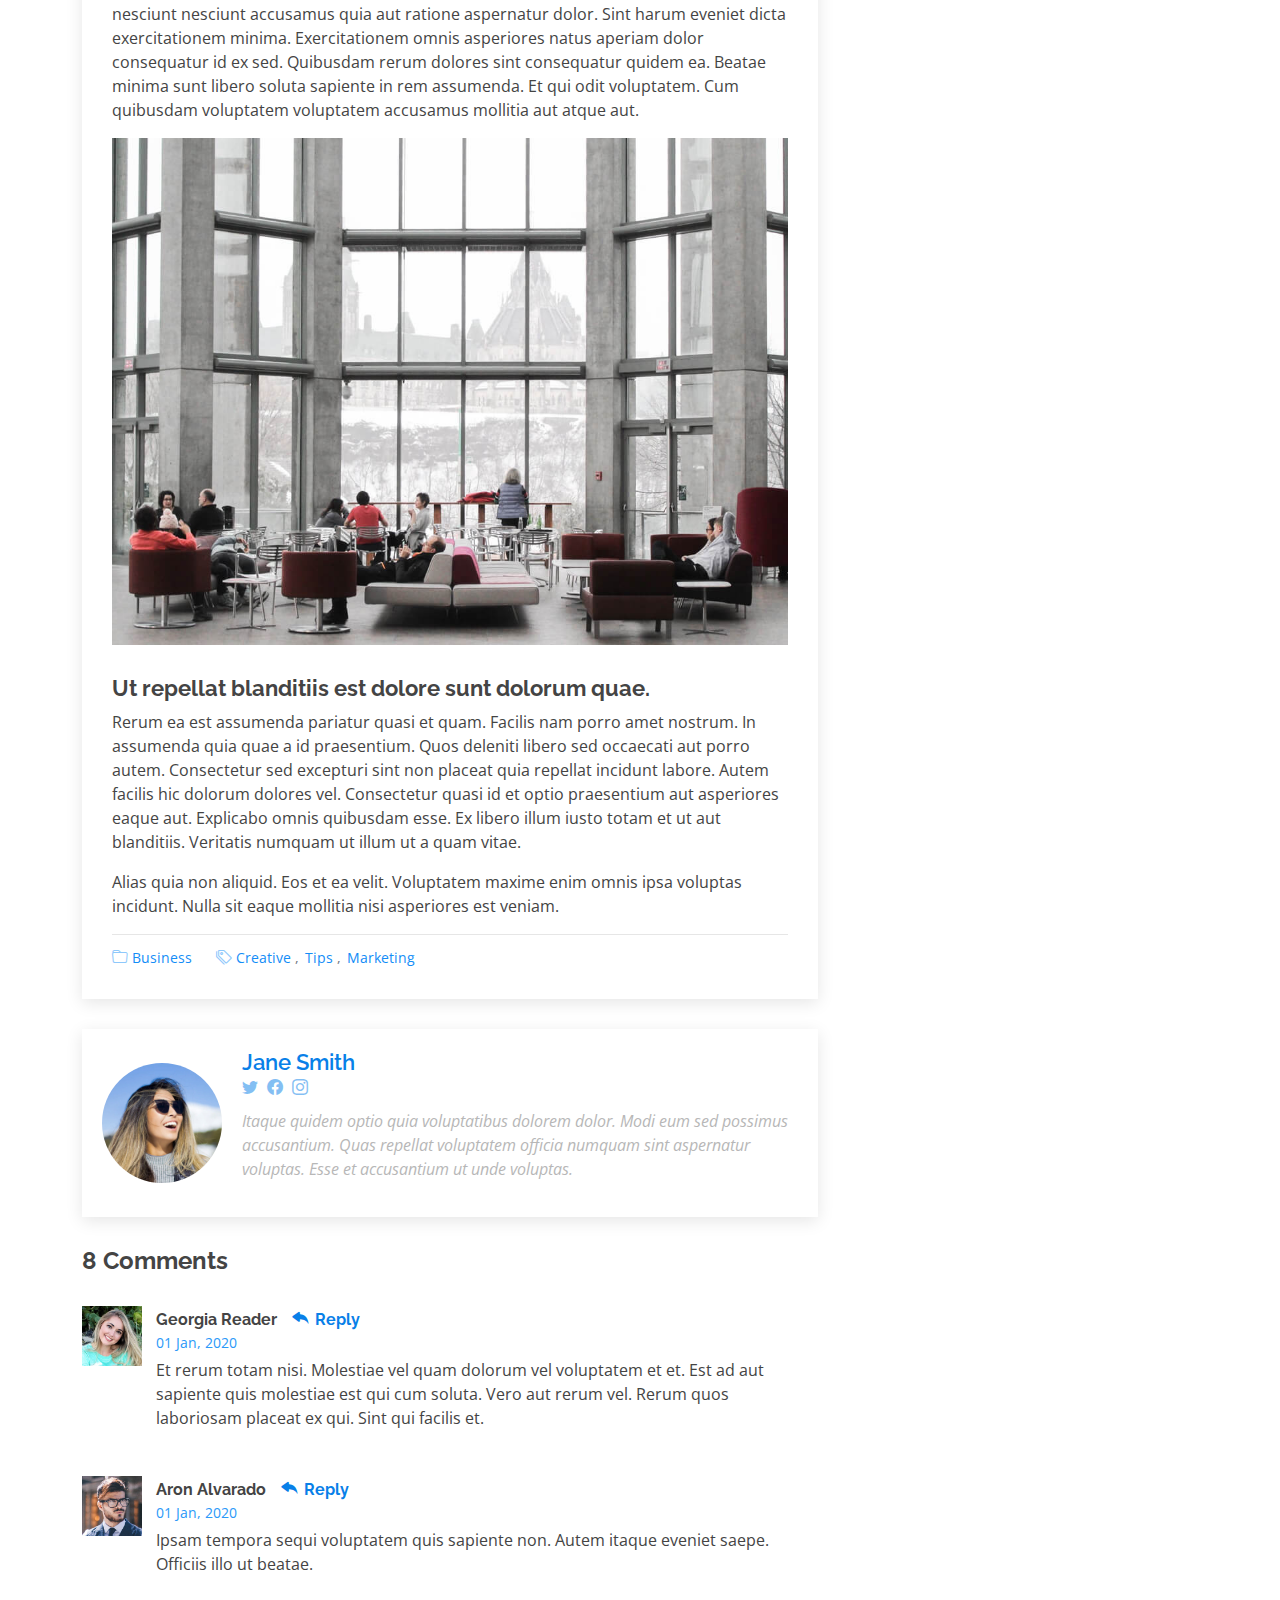
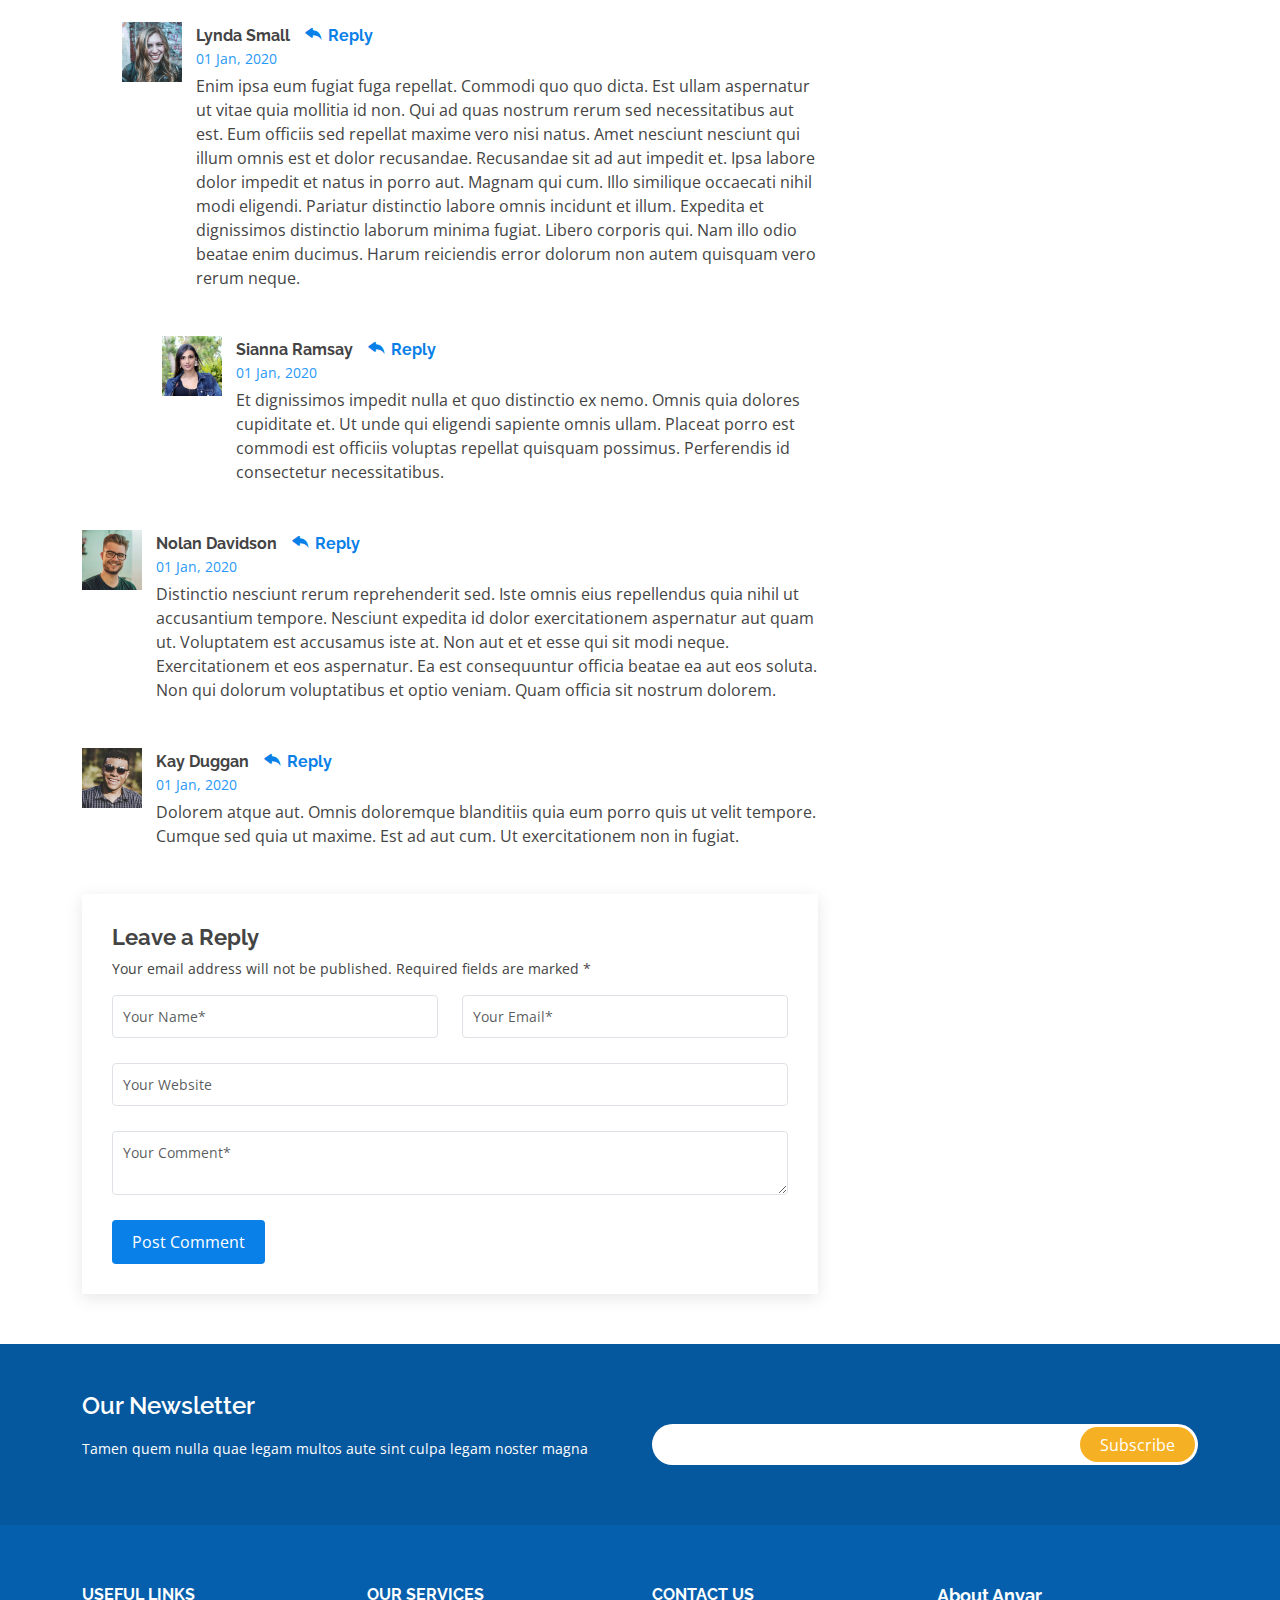
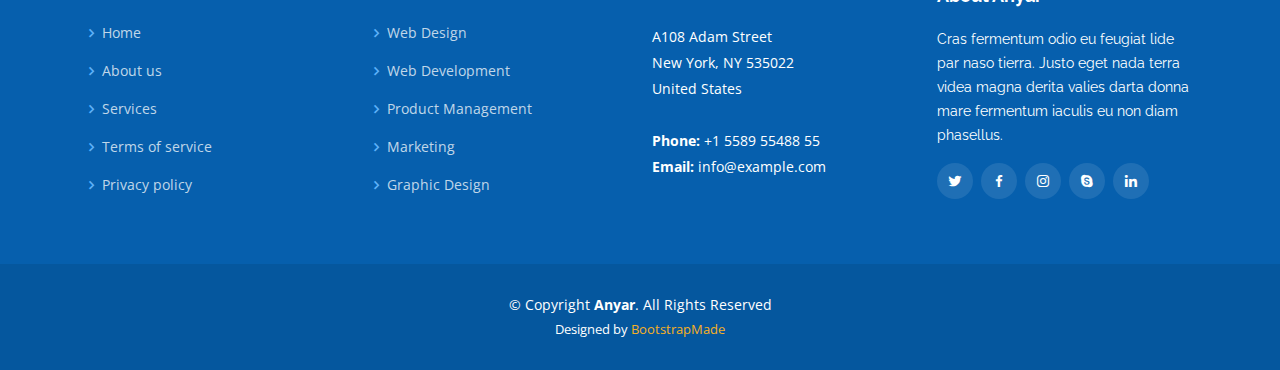
<file: blog-single.html>
<!DOCTYPE html>
<html lang="en">
  <head>
    <meta charset="utf-8" />
    <meta content="width=device-width, initial-scale=1.0" name="viewport" />

    <title>Blog Single - Anyar Bootstrap Template</title>
    <meta content="" name="description" />
    <meta content="" name="keywords" />

    <!-- Favicons -->
    <link href="assets/img/favicon.png" rel="icon" />
    <link href="assets/img/apple-touch-icon.png" rel="apple-touch-icon" />

    <!-- Google Fonts -->
    <link
      href="https://fonts.googleapis.com/css?family=Open+Sans:300,300i,400,400i,600,600i,700,700i|Raleway:300,300i,400,400i,500,500i,600,600i,700,700i|Poppins:300,300i,400,400i,500,500i,600,600i,700,700i"
      rel="stylesheet"
    />

    <!-- Vendor CSS Files -->
    <link href="assets/vendor/animate.css/animate.min.css" rel="stylesheet" />
    <link href="assets/vendor/aos/aos.css" rel="stylesheet" />
    <link
      href="assets/vendor/bootstrap/css/bootstrap.min.css"
      rel="stylesheet"
    />
    <link
      href="assets/vendor/bootstrap-icons/bootstrap-icons.css"
      rel="stylesheet"
    />
    <link href="assets/vendor/boxicons/css/boxicons.min.css" rel="stylesheet" />
    <link
      href="assets/vendor/glightbox/css/glightbox.min.css"
      rel="stylesheet"
    />
    <link href="assets/vendor/remixicon/remixicon.css" rel="stylesheet" />
    <link href="assets/vendor/swiper/swiper-bundle.min.css" rel="stylesheet" />

    <!-- Template Main CSS File -->
    <link href="assets/css/style.css" rel="stylesheet" />

    <!-- =======================================================
  * Template Name: Anyar
  * Template URL: https://bootstrapmade.com/anyar-free-multipurpose-one-page-bootstrap-theme/
  * Updated: Mar 17 2024 with Bootstrap v5.3.3
  * Author: BootstrapMade.com
  * License: https://bootstrapmade.com/license/
  ======================================================== -->
  </head>

  <body>
    <!-- ======= Top Bar ======= -->
    <div
      id="topbar"
      class="fixed-top d-flex align-items-center topbar-inner-pages"
    >
      <div
        class="container d-flex align-items-center justify-content-center justify-content-md-between"
      >
        <div class="contact-info d-flex align-items-center">
          <i class="bi bi-envelope-fill"></i
          ><a href="mailto:contact@example.com">info@example.com</a>
          <i class="bi bi-phone-fill phone-icon"></i> +1 5589 55488 55
        </div>
        <div class="cta d-none d-md-block">
          <a href="#about" class="scrollto">Get Started</a>
        </div>
      </div>
    </div>

    <!-- ======= Header ======= -->
    <header
      id="header"
      class="fixed-top d-flex align-items-center header-inner-pages"
    >
      <div class="container d-flex align-items-center justify-content-between">
        <h1 class="logo"><a href="index.html">Anyar</a></h1>
        <!-- Uncomment below if you prefer to use an image logo -->
        <!-- <a href=index.html" class="logo"><img src="assets/img/logo.png" alt="" class="img-fluid"></a>-->

        <nav id="navbar" class="navbar">
          <ul>
            <li><a class="nav-link scrollto" href="#hero">Home</a></li>
            <li><a class="nav-link scrollto" href="#about">About</a></li>
            <li><a class="nav-link scrollto" href="#services">Services</a></li>
            <li>
              <a class="nav-link scrollto" href="#portfolio">Portfolio</a>
            </li>
            <li><a class="nav-link scrollto" href="#team">Team</a></li>
            <li><a class="nav-link scrollto" href="#pricing">Pricing</a></li>
            <li><a class="active" href="blog.html">Blog</a></li>
            <li class="dropdown">
              <a href="#"
                ><span>Drop Down</span> <i class="bi bi-chevron-down"></i
              ></a>
              <ul>
                <li><a href="#">Drop Down 1</a></li>
                <li class="dropdown">
                  <a href="#"
                    ><span>Deep Drop Down</span>
                    <i class="bi bi-chevron-right"></i
                  ></a>
                  <ul>
                    <li><a href="#">Deep Drop Down 1</a></li>
                    <li><a href="#">Deep Drop Down 2</a></li>
                    <li><a href="#">Deep Drop Down 3</a></li>
                    <li><a href="#">Deep Drop Down 4</a></li>
                    <li><a href="#">Deep Drop Down 5</a></li>
                  </ul>
                </li>
                <li><a href="#">Drop Down 2</a></li>
                <li><a href="#">Drop Down 3</a></li>
                <li><a href="#">Drop Down 4</a></li>
              </ul>
            </li>
            <li><a class="nav-link scrollto" href="#contact">Contact</a></li>
          </ul>
          <i class="bi bi-list mobile-nav-toggle"></i>
        </nav>
        <!-- .navbar -->
      </div>
    </header>
    <!-- End Header -->

    <main id="main">
      <!-- ======= Breadcrumbs ======= -->
      <section id="breadcrumbs" class="breadcrumbs">
        <div class="container">
          <ol>
            <li><a href="index.html">Home</a></li>
            <li><a href="blog.html">Blog</a></li>
          </ol>
          <h2>Blog Single</h2>
        </div>
      </section>
      <!-- End Breadcrumbs -->

      <!-- ======= Blog Single Section ======= -->
      <section id="blog" class="blog">
        <div class="container" data-aos="fade-up">
          <div class="row">
            <div class="col-lg-8 entries">
              <article class="entry entry-single">
                <div class="entry-img">
                  <img
                    src="assets/img/blog/blog-1.jpg"
                    alt=""
                    class="img-fluid"
                  />
                </div>

                <h2 class="entry-title">
                  <a href="blog-single.html"
                    >Dolorum optio tempore voluptas dignissimos cumque fuga qui
                    quibusdam quia</a
                  >
                </h2>

                <div class="entry-meta">
                  <ul>
                    <li class="d-flex align-items-center">
                      <i class="bi bi-person"></i>
                      <a href="blog-single.html">John Doe</a>
                    </li>
                    <li class="d-flex align-items-center">
                      <i class="bi bi-clock"></i>
                      <a href="blog-single.html"
                        ><time datetime="2020-01-01">Jan 1, 2020</time></a
                      >
                    </li>
                    <li class="d-flex align-items-center">
                      <i class="bi bi-chat-dots"></i>
                      <a href="blog-single.html">12 Comments</a>
                    </li>
                  </ul>
                </div>

                <div class="entry-content">
                  <p>
                    Similique neque nam consequuntur ad non maxime aliquam quas.
                    Quibusdam animi praesentium. Aliquam et laboriosam eius aut
                    nostrum quidem aliquid dicta. Et eveniet enim. Qui velit est
                    ea dolorem doloremque deleniti aperiam unde soluta. Est cum
                    et quod quos aut ut et sit sunt. Voluptate porro consequatur
                    assumenda perferendis dolore.
                  </p>

                  <p>
                    Sit repellat hic cupiditate hic ut nemo. Quis nihil sunt non
                    reiciendis. Sequi in accusamus harum vel aspernatur.
                    Excepturi numquam nihil cumque odio. Et voluptate
                    cupiditate.
                  </p>

                  <blockquote>
                    <p>
                      Et vero doloremque tempore voluptatem ratione vel aut.
                      Deleniti sunt animi aut. Aut eos aliquam doloribus minus
                      autem quos.
                    </p>
                  </blockquote>

                  <p>
                    Sed quo laboriosam qui architecto. Occaecati repellendus
                    omnis dicta inventore tempore provident voluptas mollitia
                    aliquid. Id repellendus quia. Asperiores nihil magni dicta
                    est suscipit perspiciatis. Voluptate ex rerum assumenda
                    dolores nihil quaerat. Dolor porro tempora et quibusdam
                    voluptas. Beatae aut at ad qui tempore corrupti velit
                    quisquam rerum. Omnis dolorum exercitationem harum qui qui
                    blanditiis neque. Iusto autem itaque. Repudiandae hic quae
                    aspernatur ea neque qui. Architecto voluptatem magni. Vel
                    magnam quod et tempora deleniti error rerum nihil tempora.
                  </p>

                  <h3>Et quae iure vel ut odit alias.</h3>
                  <p>
                    Officiis animi maxime nulla quo et harum eum quis a. Sit hic
                    in qui quos fugit ut rerum atque. Optio provident dolores
                    atque voluptatem rem excepturi molestiae qui. Voluptatem
                    laborum omnis ullam quibusdam perspiciatis nulla nostrum.
                    Voluptatum est libero eum nesciunt aliquid qui. Quia et
                    suscipit non sequi. Maxime sed odit. Beatae nesciunt
                    nesciunt accusamus quia aut ratione aspernatur dolor. Sint
                    harum eveniet dicta exercitationem minima. Exercitationem
                    omnis asperiores natus aperiam dolor consequatur id ex sed.
                    Quibusdam rerum dolores sint consequatur quidem ea. Beatae
                    minima sunt libero soluta sapiente in rem assumenda. Et qui
                    odit voluptatem. Cum quibusdam voluptatem voluptatem
                    accusamus mollitia aut atque aut.
                  </p>
                  <img
                    src="assets/img/blog/blog-inside-post.jpg"
                    class="img-fluid"
                    alt=""
                  />

                  <h3>Ut repellat blanditiis est dolore sunt dolorum quae.</h3>
                  <p>
                    Rerum ea est assumenda pariatur quasi et quam. Facilis nam
                    porro amet nostrum. In assumenda quia quae a id praesentium.
                    Quos deleniti libero sed occaecati aut porro autem.
                    Consectetur sed excepturi sint non placeat quia repellat
                    incidunt labore. Autem facilis hic dolorum dolores vel.
                    Consectetur quasi id et optio praesentium aut asperiores
                    eaque aut. Explicabo omnis quibusdam esse. Ex libero illum
                    iusto totam et ut aut blanditiis. Veritatis numquam ut illum
                    ut a quam vitae.
                  </p>
                  <p>
                    Alias quia non aliquid. Eos et ea velit. Voluptatem maxime
                    enim omnis ipsa voluptas incidunt. Nulla sit eaque mollitia
                    nisi asperiores est veniam.
                  </p>
                </div>

                <div class="entry-footer">
                  <i class="bi bi-folder"></i>
                  <ul class="cats">
                    <li><a href="#">Business</a></li>
                  </ul>

                  <i class="bi bi-tags"></i>
                  <ul class="tags">
                    <li><a href="#">Creative</a></li>
                    <li><a href="#">Tips</a></li>
                    <li><a href="#">Marketing</a></li>
                  </ul>
                </div>
              </article>
              <!-- End blog entry -->

              <div class="blog-author d-flex align-items-center">
                <img
                  src="assets/img/blog/blog-author.jpg"
                  class="rounded-circle float-left"
                  alt=""
                />
                <div>
                  <h4>Jane Smith</h4>
                  <div class="social-links">
                    <a href="https://twitters.com/#"
                      ><i class="bi bi-twitter"></i
                    ></a>
                    <a href="https://facebook.com/#"
                      ><i class="bi bi-facebook"></i
                    ></a>
                    <a href="https://instagram.com/#"
                      ><i class="biu bi-instagram"></i
                    ></a>
                  </div>
                  <p>
                    Itaque quidem optio quia voluptatibus dolorem dolor. Modi
                    eum sed possimus accusantium. Quas repellat voluptatem
                    officia numquam sint aspernatur voluptas. Esse et
                    accusantium ut unde voluptas.
                  </p>
                </div>
              </div>
              <!-- End blog author bio -->

              <div class="blog-comments">
                <h4 class="comments-count">8 Comments</h4>

                <div id="comment-1" class="comment">
                  <div class="d-flex">
                    <div class="comment-img">
                      <img src="assets/img/blog/comments-1.jpg" alt="" />
                    </div>
                    <div>
                      <h5>
                        <a href="">Georgia Reader</a>
                        <a href="#" class="reply"
                          ><i class="bi bi-reply-fill"></i> Reply</a
                        >
                      </h5>
                      <time datetime="2020-01-01">01 Jan, 2020</time>
                      <p>
                        Et rerum totam nisi. Molestiae vel quam dolorum vel
                        voluptatem et et. Est ad aut sapiente quis molestiae est
                        qui cum soluta. Vero aut rerum vel. Rerum quos
                        laboriosam placeat ex qui. Sint qui facilis et.
                      </p>
                    </div>
                  </div>
                </div>
                <!-- End comment #1 -->

                <div id="comment-2" class="comment">
                  <div class="d-flex">
                    <div class="comment-img">
                      <img src="assets/img/blog/comments-2.jpg" alt="" />
                    </div>
                    <div>
                      <h5>
                        <a href="">Aron Alvarado</a>
                        <a href="#" class="reply"
                          ><i class="bi bi-reply-fill"></i> Reply</a
                        >
                      </h5>
                      <time datetime="2020-01-01">01 Jan, 2020</time>
                      <p>
                        Ipsam tempora sequi voluptatem quis sapiente non. Autem
                        itaque eveniet saepe. Officiis illo ut beatae.
                      </p>
                    </div>
                  </div>

                  <div id="comment-reply-1" class="comment comment-reply">
                    <div class="d-flex">
                      <div class="comment-img">
                        <img src="assets/img/blog/comments-3.jpg" alt="" />
                      </div>
                      <div>
                        <h5>
                          <a href="">Lynda Small</a>
                          <a href="#" class="reply"
                            ><i class="bi bi-reply-fill"></i> Reply</a
                          >
                        </h5>
                        <time datetime="2020-01-01">01 Jan, 2020</time>
                        <p>
                          Enim ipsa eum fugiat fuga repellat. Commodi quo quo
                          dicta. Est ullam aspernatur ut vitae quia mollitia id
                          non. Qui ad quas nostrum rerum sed necessitatibus aut
                          est. Eum officiis sed repellat maxime vero nisi natus.
                          Amet nesciunt nesciunt qui illum omnis est et dolor
                          recusandae. Recusandae sit ad aut impedit et. Ipsa
                          labore dolor impedit et natus in porro aut. Magnam qui
                          cum. Illo similique occaecati nihil modi eligendi.
                          Pariatur distinctio labore omnis incidunt et illum.
                          Expedita et dignissimos distinctio laborum minima
                          fugiat. Libero corporis qui. Nam illo odio beatae enim
                          ducimus. Harum reiciendis error dolorum non autem
                          quisquam vero rerum neque.
                        </p>
                      </div>
                    </div>

                    <div id="comment-reply-2" class="comment comment-reply">
                      <div class="d-flex">
                        <div class="comment-img">
                          <img src="assets/img/blog/comments-4.jpg" alt="" />
                        </div>
                        <div>
                          <h5>
                            <a href="">Sianna Ramsay</a>
                            <a href="#" class="reply"
                              ><i class="bi bi-reply-fill"></i> Reply</a
                            >
                          </h5>
                          <time datetime="2020-01-01">01 Jan, 2020</time>
                          <p>
                            Et dignissimos impedit nulla et quo distinctio ex
                            nemo. Omnis quia dolores cupiditate et. Ut unde qui
                            eligendi sapiente omnis ullam. Placeat porro est
                            commodi est officiis voluptas repellat quisquam
                            possimus. Perferendis id consectetur necessitatibus.
                          </p>
                        </div>
                      </div>
                    </div>
                    <!-- End comment reply #2-->
                  </div>
                  <!-- End comment reply #1-->
                </div>
                <!-- End comment #2-->

                <div id="comment-3" class="comment">
                  <div class="d-flex">
                    <div class="comment-img">
                      <img src="assets/img/blog/comments-5.jpg" alt="" />
                    </div>
                    <div>
                      <h5>
                        <a href="">Nolan Davidson</a>
                        <a href="#" class="reply"
                          ><i class="bi bi-reply-fill"></i> Reply</a
                        >
                      </h5>
                      <time datetime="2020-01-01">01 Jan, 2020</time>
                      <p>
                        Distinctio nesciunt rerum reprehenderit sed. Iste omnis
                        eius repellendus quia nihil ut accusantium tempore.
                        Nesciunt expedita id dolor exercitationem aspernatur aut
                        quam ut. Voluptatem est accusamus iste at. Non aut et et
                        esse qui sit modi neque. Exercitationem et eos
                        aspernatur. Ea est consequuntur officia beatae ea aut
                        eos soluta. Non qui dolorum voluptatibus et optio
                        veniam. Quam officia sit nostrum dolorem.
                      </p>
                    </div>
                  </div>
                </div>
                <!-- End comment #3 -->

                <div id="comment-4" class="comment">
                  <div class="d-flex">
                    <div class="comment-img">
                      <img src="assets/img/blog/comments-6.jpg" alt="" />
                    </div>
                    <div>
                      <h5>
                        <a href="">Kay Duggan</a>
                        <a href="#" class="reply"
                          ><i class="bi bi-reply-fill"></i> Reply</a
                        >
                      </h5>
                      <time datetime="2020-01-01">01 Jan, 2020</time>
                      <p>
                        Dolorem atque aut. Omnis doloremque blanditiis quia eum
                        porro quis ut velit tempore. Cumque sed quia ut maxime.
                        Est ad aut cum. Ut exercitationem non in fugiat.
                      </p>
                    </div>
                  </div>
                </div>
                <!-- End comment #4 -->

                <div class="reply-form">
                  <h4>Leave a Reply</h4>
                  <p>
                    Your email address will not be published. Required fields
                    are marked *
                  </p>
                  <form action="">
                    <div class="row">
                      <div class="col-md-6 form-group">
                        <input
                          name="name"
                          type="text"
                          class="form-control"
                          placeholder="Your Name*"
                        />
                      </div>
                      <div class="col-md-6 form-group">
                        <input
                          name="email"
                          type="text"
                          class="form-control"
                          placeholder="Your Email*"
                        />
                      </div>
                    </div>
                    <div class="row">
                      <div class="col form-group">
                        <input
                          name="website"
                          type="text"
                          class="form-control"
                          placeholder="Your Website"
                        />
                      </div>
                    </div>
                    <div class="row">
                      <div class="col form-group">
                        <textarea
                          name="comment"
                          class="form-control"
                          placeholder="Your Comment*"
                        ></textarea>
                      </div>
                    </div>
                    <button type="submit" class="btn btn-primary">
                      Post Comment
                    </button>
                  </form>
                </div>
              </div>
              <!-- End blog comments -->
            </div>
            <!-- End blog entries list -->

            <div class="col-lg-4">
              <div class="sidebar">
                <h3 class="sidebar-title">Search</h3>
                <div class="sidebar-item search-form">
                  <form action="">
                    <input type="text" />
                    <button type="submit"><i class="bi bi-search"></i></button>
                  </form>
                </div>
                <!-- End sidebar search formn-->

                <h3 class="sidebar-title">Categories</h3>
                <div class="sidebar-item categories">
                  <ul>
                    <li>
                      <a href="#">General <span>(25)</span></a>
                    </li>
                    <li>
                      <a href="#">Lifestyle <span>(12)</span></a>
                    </li>
                    <li>
                      <a href="#">Travel <span>(5)</span></a>
                    </li>
                    <li>
                      <a href="#">Design <span>(22)</span></a>
                    </li>
                    <li>
                      <a href="#">Creative <span>(8)</span></a>
                    </li>
                    <li>
                      <a href="#">Educaion <span>(14)</span></a>
                    </li>
                  </ul>
                </div>
                <!-- End sidebar categories-->

                <h3 class="sidebar-title">Recent Posts</h3>
                <div class="sidebar-item recent-posts">
                  <div class="post-item clearfix">
                    <img src="assets/img/blog/blog-recent-1.jpg" alt="" />
                    <h4>
                      <a href="blog-single.html"
                        >Nihil blanditiis at in nihil autem</a
                      >
                    </h4>
                    <time datetime="2020-01-01">Jan 1, 2020</time>
                  </div>

                  <div class="post-item clearfix">
                    <img src="assets/img/blog/blog-recent-2.jpg" alt="" />
                    <h4>
                      <a href="blog-single.html">Quidem autem et impedit</a>
                    </h4>
                    <time datetime="2020-01-01">Jan 1, 2020</time>
                  </div>

                  <div class="post-item clearfix">
                    <img src="assets/img/blog/blog-recent-3.jpg" alt="" />
                    <h4>
                      <a href="blog-single.html"
                        >Id quia et et ut maxime similique occaecati ut</a
                      >
                    </h4>
                    <time datetime="2020-01-01">Jan 1, 2020</time>
                  </div>

                  <div class="post-item clearfix">
                    <img src="assets/img/blog/blog-recent-4.jpg" alt="" />
                    <h4>
                      <a href="blog-single.html"
                        >Laborum corporis quo dara net para</a
                      >
                    </h4>
                    <time datetime="2020-01-01">Jan 1, 2020</time>
                  </div>

                  <div class="post-item clearfix">
                    <img src="assets/img/blog/blog-recent-5.jpg" alt="" />
                    <h4>
                      <a href="blog-single.html"
                        >Et dolores corrupti quae illo quod dolor</a
                      >
                    </h4>
                    <time datetime="2020-01-01">Jan 1, 2020</time>
                  </div>
                </div>
                <!-- End sidebar recent posts-->

                <h3 class="sidebar-title">Tags</h3>
                <div class="sidebar-item tags">
                  <ul>
                    <li><a href="#">App</a></li>
                    <li><a href="#">IT</a></li>
                    <li><a href="#">Business</a></li>
                    <li><a href="#">Mac</a></li>
                    <li><a href="#">Design</a></li>
                    <li><a href="#">Office</a></li>
                    <li><a href="#">Creative</a></li>
                    <li><a href="#">Studio</a></li>
                    <li><a href="#">Smart</a></li>
                    <li><a href="#">Tips</a></li>
                    <li><a href="#">Marketing</a></li>
                  </ul>
                </div>
                <!-- End sidebar tags-->
              </div>
              <!-- End sidebar -->
            </div>
            <!-- End blog sidebar -->
          </div>
        </div>
      </section>
      <!-- End Blog Single Section -->
    </main>
    <!-- End #main -->

    <!-- ======= Footer ======= -->
    <footer id="footer">
      <div class="footer-newsletter">
        <div class="container">
          <div class="row">
            <div class="col-lg-6">
              <h4>Our Newsletter</h4>
              <p>
                Tamen quem nulla quae legam multos aute sint culpa legam noster
                magna
              </p>
            </div>
            <div class="col-lg-6">
              <form action="" method="post">
                <input type="email" name="email" /><input
                  type="submit"
                  value="Subscribe"
                />
              </form>
            </div>
          </div>
        </div>
      </div>

      <div class="footer-top">
        <div class="container">
          <div class="row">
            <div class="col-lg-3 col-md-6 footer-links">
              <h4>Useful Links</h4>
              <ul>
                <li>
                  <i class="bx bx-chevron-right"></i> <a href="#">Home</a>
                </li>
                <li>
                  <i class="bx bx-chevron-right"></i> <a href="#">About us</a>
                </li>
                <li>
                  <i class="bx bx-chevron-right"></i> <a href="#">Services</a>
                </li>
                <li>
                  <i class="bx bx-chevron-right"></i>
                  <a href="#">Terms of service</a>
                </li>
                <li>
                  <i class="bx bx-chevron-right"></i>
                  <a href="#">Privacy policy</a>
                </li>
              </ul>
            </div>

            <div class="col-lg-3 col-md-6 footer-links">
              <h4>Our Services</h4>
              <ul>
                <li>
                  <i class="bx bx-chevron-right"></i> <a href="#">Web Design</a>
                </li>
                <li>
                  <i class="bx bx-chevron-right"></i>
                  <a href="#">Web Development</a>
                </li>
                <li>
                  <i class="bx bx-chevron-right"></i>
                  <a href="#">Product Management</a>
                </li>
                <li>
                  <i class="bx bx-chevron-right"></i> <a href="#">Marketing</a>
                </li>
                <li>
                  <i class="bx bx-chevron-right"></i>
                  <a href="#">Graphic Design</a>
                </li>
              </ul>
            </div>

            <div class="col-lg-3 col-md-6 footer-contact">
              <h4>Contact Us</h4>
              <p>
                A108 Adam Street <br />
                New York, NY 535022<br />
                United States <br /><br />
                <strong>Phone:</strong> +1 5589 55488 55<br />
                <strong>Email:</strong> info@example.com<br />
              </p>
            </div>

            <div class="col-lg-3 col-md-6 footer-info">
              <h3>About Anyar</h3>
              <p>
                Cras fermentum odio eu feugiat lide par naso tierra. Justo eget
                nada terra videa magna derita valies darta donna mare fermentum
                iaculis eu non diam phasellus.
              </p>
              <div class="social-links mt-3">
                <a href="#" class="twitter"><i class="bx bxl-twitter"></i></a>
                <a href="#" class="facebook"><i class="bx bxl-facebook"></i></a>
                <a href="#" class="instagram"
                  ><i class="bx bxl-instagram"></i
                ></a>
                <a href="#" class="google-plus"><i class="bx bxl-skype"></i></a>
                <a href="#" class="linkedin"><i class="bx bxl-linkedin"></i></a>
              </div>
            </div>
          </div>
        </div>
      </div>

      <div class="container">
        <div class="copyright">
          &copy; Copyright <strong><span>Anyar</span></strong
          >. All Rights Reserved
        </div>
        <div class="credits">
          <!-- All the links in the footer should remain intact. -->
          <!-- You can delete the links only if you purchased the pro version. -->
          <!-- Licensing information: https://bootstrapmade.com/license/ -->
          <!-- Purchase the pro version with working PHP/AJAX contact form: https://bootstrapmade.com/anyar-free-multipurpose-one-page-bootstrap-theme/ -->
          Designed by <a href="https://bootstrapmade.com/">BootstrapMade</a>
        </div>
      </div>
    </footer>
    <!-- End Footer -->

    <div id="preloader"></div>
    <a
      href="#"
      class="back-to-top d-flex align-items-center justify-content-center"
      ><i class="bi bi-arrow-up-short"></i
    ></a>

    <!-- Vendor JS Files -->
    <script src="assets/vendor/aos/aos.js"></script>
    <script src="assets/vendor/bootstrap/js/bootstrap.bundle.min.js"></script>
    <script src="assets/vendor/glightbox/js/glightbox.min.js"></script>
    <script src="assets/vendor/isotope-layout/isotope.pkgd.min.js"></script>
    <script src="assets/vendor/swiper/swiper-bundle.min.js"></script>
    <script src="assets/vendor/php-email-form/validate.js"></script>

    <!-- Template Main JS File -->
    <script src="assets/js/main.js"></script>
  </body>
</html>
</file>
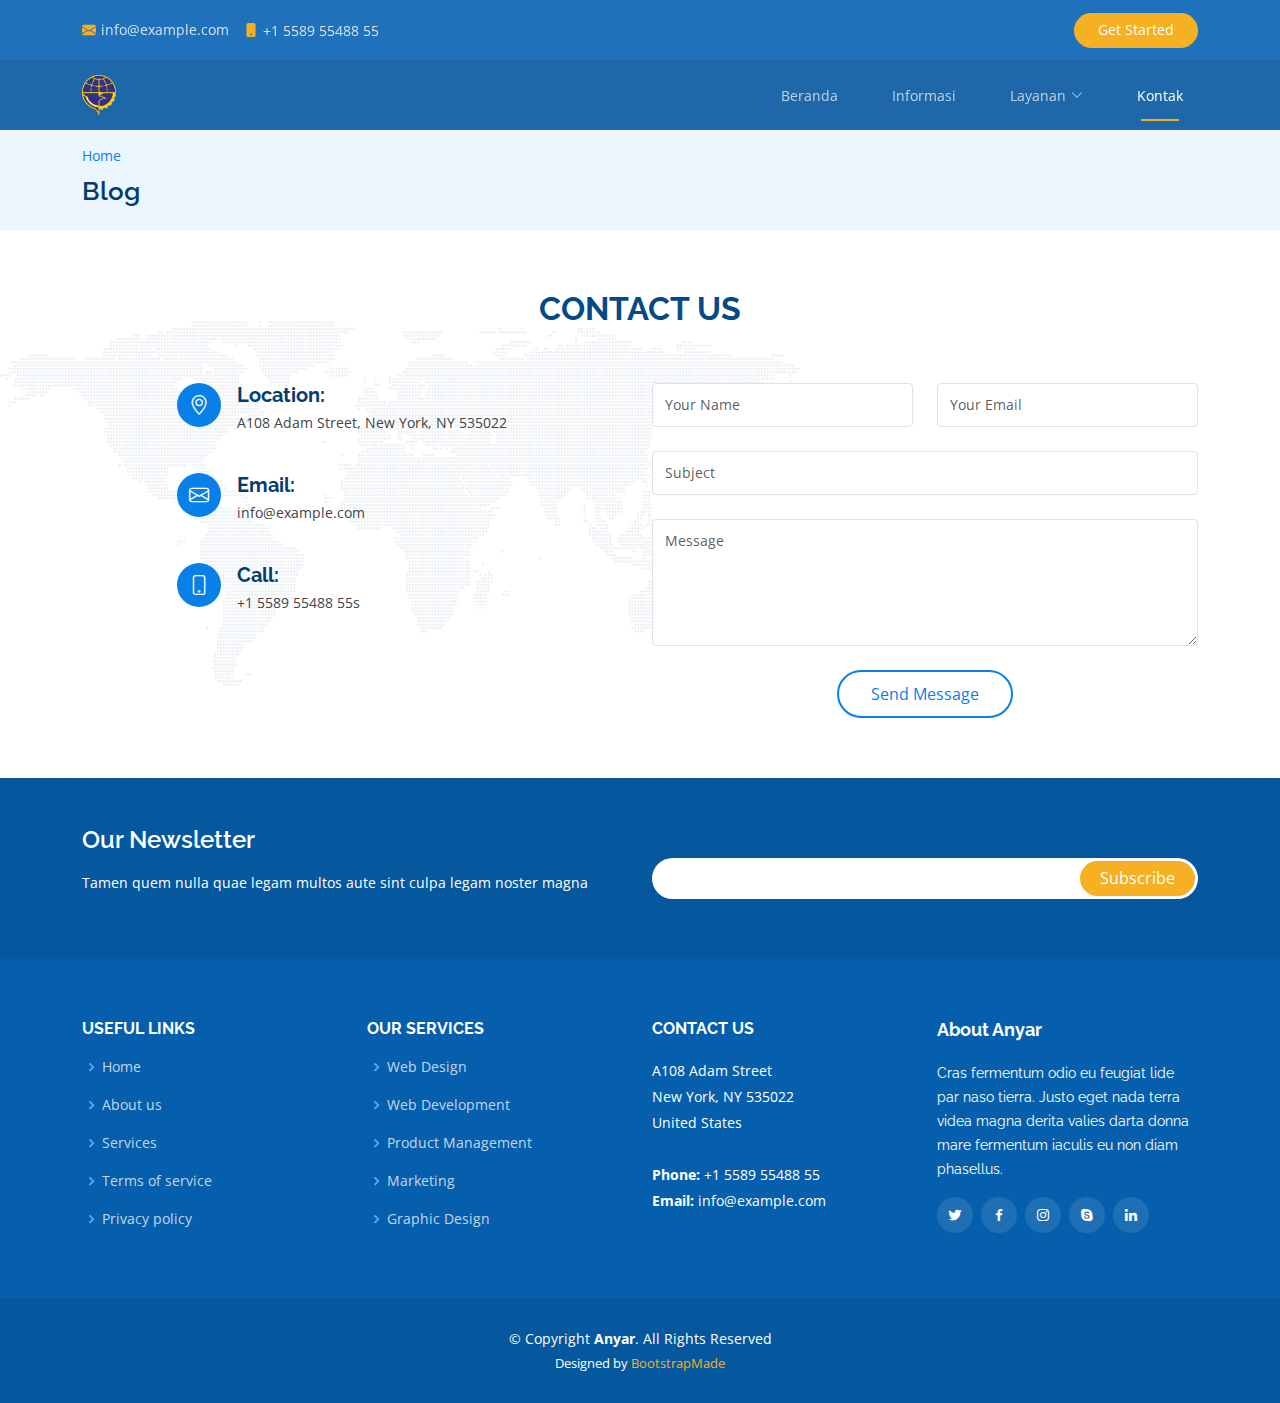
<file: kontak.html>
<!DOCTYPE html>
<html lang="en">
  <head>
    <meta charset="utf-8" />
    <meta content="width=device-width, initial-scale=1.0" name="viewport" />

    <title>Blog - Anyar Bootstrap Template</title>
    <meta content="" name="description" />
    <meta content="" name="keywords" />

    <!-- Favicons -->
    <link href="assets/img/favicon.png" rel="icon" />
    <link href="assets/img/apple-touch-icon.png" rel="apple-touch-icon" />

    <!-- Google Fonts -->
    <link
      href="https://fonts.googleapis.com/css?family=Open+Sans:300,300i,400,400i,600,600i,700,700i|Raleway:300,300i,400,400i,500,500i,600,600i,700,700i|Poppins:300,300i,400,400i,500,500i,600,600i,700,700i"
      rel="stylesheet"
    />

    <!-- Vendor CSS Files -->
    <link href="assets/vendor/animate.css/animate.min.css" rel="stylesheet" />
    <link href="assets/vendor/aos/aos.css" rel="stylesheet" />
    <link
      href="assets/vendor/bootstrap/css/bootstrap.min.css"
      rel="stylesheet"
    />
    <link
      href="assets/vendor/bootstrap-icons/bootstrap-icons.css"
      rel="stylesheet"
    />
    <link href="assets/vendor/boxicons/css/boxicons.min.css" rel="stylesheet" />
    <link
      href="assets/vendor/glightbox/css/glightbox.min.css"
      rel="stylesheet"
    />
    <link href="assets/vendor/remixicon/remixicon.css" rel="stylesheet" />
    <link href="assets/vendor/swiper/swiper-bundle.min.css" rel="stylesheet" />

    <!-- Template Main CSS File -->
    <link href="assets/css/style.css" rel="stylesheet" />

    <!-- =======================================================
  * Template Name: Anyar
  * Template URL: https://bootstrapmade.com/anyar-free-multipurpose-one-page-bootstrap-theme/
  * Updated: Mar 17 2024 with Bootstrap v5.3.3
  * Author: BootstrapMade.com
  * License: https://bootstrapmade.com/license/
  ======================================================== -->
  </head>

  <body>
    <!-- ======= Top Bar ======= -->
    <div
      id="topbar"
      class="fixed-top d-flex align-items-center topbar-inner-pages"
    >
      <div
        class="container d-flex align-items-center justify-content-center justify-content-md-between"
      >
        <div class="contact-info d-flex align-items-center">
          <i class="bi bi-envelope-fill"></i
          ><a href="mailto:contact@example.com">info@example.com</a>
          <i class="bi bi-phone-fill phone-icon"></i> +1 5589 55488 55
        </div>
        <div class="cta d-none d-md-block">
          <a href="#about" class="scrollto">Get Started</a>
        </div>
      </div>
    </div>

    <!-- ======= Header ======= -->
    <header id="header" class="fixed-top d-flex align-items-center">
      <div class="container d-flex align-items-center justify-content-between">
        <!-- <h1 class="logo"><a href="index.html">Anyar</a></h1> -->
        <div class="logo">
          <img
            src="assets/img/logo/WhatsApp_Image_2024-07-13_at_16.35.18-removebg-preview.png"
            alt="Logo Dishub"
          />
        </div>
        <!-- Uncomment below if you prefer to use an image logo -->
        <!-- <a href=index.html" class="logo"><img src="assets/img/logo.png" alt="" class="img-fluid"></a>-->

        <nav id="navbar" class="navbar">
          <ul>
            <li>
              <a class="nav-link scrollto" href="index.html">Beranda</a>
            </li>
            <li>
              <a class="nav-link scrollto" href="#about">Informasi</a>
            </li>
            <li class="dropdown">
              <a href="#"
                ><span>Layanan</span> <i class="bi bi-chevron-down"></i
              ></a>
              <ul>
                <li>
                  <a href="pengajuan-izinjalan.html">Pengajuan Rekom</a>
                </li>
                <li><a href="#">Jalan Alteratif</a></li>
              </ul>
            </li>
            <li><a class="nav-link scrollto active" href="#">Kontak</a></li>
          </ul>
          <i class="bi bi-list mobile-nav-toggle"></i>
        </nav>
        <!-- .navbar -->
      </div>
    </header>
    <!-- End Header -->

    <main id="main">
      <!-- ======= Breadcrumbs ======= -->
      <section id="breadcrumbs" class="breadcrumbs">
        <div class="container">
          <ol>
            <li><a href="index.html">Home</a></li>
          </ol>
          <h2>Blog</h2>
        </div>
      </section>
      <!-- End Breadcrumbs -->

      <!-- ======= Contact Section ======= -->
      <section id="contact" class="contact">
        <div class="container" data-aos="fade-up">
          <div class="section-title">
            <h2>Contact Us</h2>
          </div>

          <div
            class="row mt-1 d-flex justify-content-end"
            data-aos="fade-right"
            data-aos-delay="100"
          >
            <div class="col-lg-5">
              <div class="info">
                <div class="address">
                  <i class="bi bi-geo-alt"></i>
                  <h4>Location:</h4>
                  <p>A108 Adam Street, New York, NY 535022</p>
                </div>

                <div class="email">
                  <i class="bi bi-envelope"></i>
                  <h4>Email:</h4>
                  <p>info@example.com</p>
                </div>

                <div class="phone">
                  <i class="bi bi-phone"></i>
                  <h4>Call:</h4>
                  <p>+1 5589 55488 55s</p>
                </div>
              </div>
            </div>

            <div
              class="col-lg-6 mt-5 mt-lg-0"
              data-aos="fade-left"
              data-aos-delay="100"
            >
              <form
                action="forms/contact.php"
                method="post"
                role="form"
                class="php-email-form"
              >
                <div class="row">
                  <div class="col-md-6 form-group">
                    <input
                      type="text"
                      name="name"
                      class="form-control"
                      id="name"
                      placeholder="Your Name"
                      required
                    />
                  </div>
                  <div class="col-md-6 form-group mt-3 mt-md-0">
                    <input
                      type="email"
                      class="form-control"
                      name="email"
                      id="email"
                      placeholder="Your Email"
                      required
                    />
                  </div>
                </div>
                <div class="form-group mt-3">
                  <input
                    type="text"
                    class="form-control"
                    name="subject"
                    id="subject"
                    placeholder="Subject"
                    required
                  />
                </div>
                <div class="form-group mt-3">
                  <textarea
                    class="form-control"
                    name="message"
                    rows="5"
                    placeholder="Message"
                    required
                  ></textarea>
                </div>
                <div class="my-3">
                  <div class="loading">Loading</div>
                  <div class="error-message"></div>
                  <div class="sent-message">
                    Your message has been sent. Thank you!
                  </div>
                </div>
                <div class="text-center">
                  <button type="submit">Send Message</button>
                </div>
              </form>
            </div>
          </div>
        </div>
      </section>
      <!-- End Contact Section -->
    </main>
    <!-- End #main -->

    <!-- ======= Footer ======= -->
    <footer id="footer">
      <div class="footer-newsletter">
        <div class="container">
          <div class="row">
            <div class="col-lg-6">
              <h4>Our Newsletter</h4>
              <p>
                Tamen quem nulla quae legam multos aute sint culpa legam noster
                magna
              </p>
            </div>
            <div class="col-lg-6">
              <form action="" method="post">
                <input type="email" name="email" /><input
                  type="submit"
                  value="Subscribe"
                />
              </form>
            </div>
          </div>
        </div>
      </div>

      <div class="footer-top">
        <div class="container">
          <div class="row">
            <div class="col-lg-3 col-md-6 footer-links">
              <h4>Useful Links</h4>
              <ul>
                <li>
                  <i class="bx bx-chevron-right"></i> <a href="#">Home</a>
                </li>
                <li>
                  <i class="bx bx-chevron-right"></i> <a href="#">About us</a>
                </li>
                <li>
                  <i class="bx bx-chevron-right"></i> <a href="#">Services</a>
                </li>
                <li>
                  <i class="bx bx-chevron-right"></i>
                  <a href="#">Terms of service</a>
                </li>
                <li>
                  <i class="bx bx-chevron-right"></i>
                  <a href="#">Privacy policy</a>
                </li>
              </ul>
            </div>

            <div class="col-lg-3 col-md-6 footer-links">
              <h4>Our Services</h4>
              <ul>
                <li>
                  <i class="bx bx-chevron-right"></i> <a href="#">Web Design</a>
                </li>
                <li>
                  <i class="bx bx-chevron-right"></i>
                  <a href="#">Web Development</a>
                </li>
                <li>
                  <i class="bx bx-chevron-right"></i>
                  <a href="#">Product Management</a>
                </li>
                <li>
                  <i class="bx bx-chevron-right"></i> <a href="#">Marketing</a>
                </li>
                <li>
                  <i class="bx bx-chevron-right"></i>
                  <a href="#">Graphic Design</a>
                </li>
              </ul>
            </div>

            <div class="col-lg-3 col-md-6 footer-contact">
              <h4>Contact Us</h4>
              <p>
                A108 Adam Street <br />
                New York, NY 535022<br />
                United States <br /><br />
                <strong>Phone:</strong> +1 5589 55488 55<br />
                <strong>Email:</strong> info@example.com<br />
              </p>
            </div>

            <div class="col-lg-3 col-md-6 footer-info">
              <h3>About Anyar</h3>
              <p>
                Cras fermentum odio eu feugiat lide par naso tierra. Justo eget
                nada terra videa magna derita valies darta donna mare fermentum
                iaculis eu non diam phasellus.
              </p>
              <div class="social-links mt-3">
                <a href="#" class="twitter"><i class="bx bxl-twitter"></i></a>
                <a href="#" class="facebook"><i class="bx bxl-facebook"></i></a>
                <a href="#" class="instagram"
                  ><i class="bx bxl-instagram"></i
                ></a>
                <a href="#" class="google-plus"><i class="bx bxl-skype"></i></a>
                <a href="#" class="linkedin"><i class="bx bxl-linkedin"></i></a>
              </div>
            </div>
          </div>
        </div>
      </div>

      <div class="container">
        <div class="copyright">
          &copy; Copyright <strong><span>Anyar</span></strong
          >. All Rights Reserved
        </div>
        <div class="credits">
          <!-- All the links in the footer should remain intact. -->
          <!-- You can delete the links only if you purchased the pro version. -->
          <!-- Licensing information: https://bootstrapmade.com/license/ -->
          <!-- Purchase the pro version with working PHP/AJAX contact form: https://bootstrapmade.com/anyar-free-multipurpose-one-page-bootstrap-theme/ -->
          Designed by <a href="https://bootstrapmade.com/">BootstrapMade</a>
        </div>
      </div>
    </footer>
    <!-- End Footer -->

    <div id="preloader"></div>
    <a
      href="#"
      class="back-to-top d-flex align-items-center justify-content-center"
      ><i class="bi bi-arrow-up-short"></i
    ></a>

    <!-- Vendor JS Files -->
    <script src="assets/vendor/aos/aos.js"></script>
    <script src="assets/vendor/bootstrap/js/bootstrap.bundle.min.js"></script>
    <script src="assets/vendor/glightbox/js/glightbox.min.js"></script>
    <script src="assets/vendor/isotope-layout/isotope.pkgd.min.js"></script>
    <script src="assets/vendor/swiper/swiper-bundle.min.js"></script>
    <script src="assets/vendor/php-email-form/validate.js"></script>

    <!-- Template Main JS File -->
    <script src="assets/js/main.js"></script>
  </body>
</html>
</file>
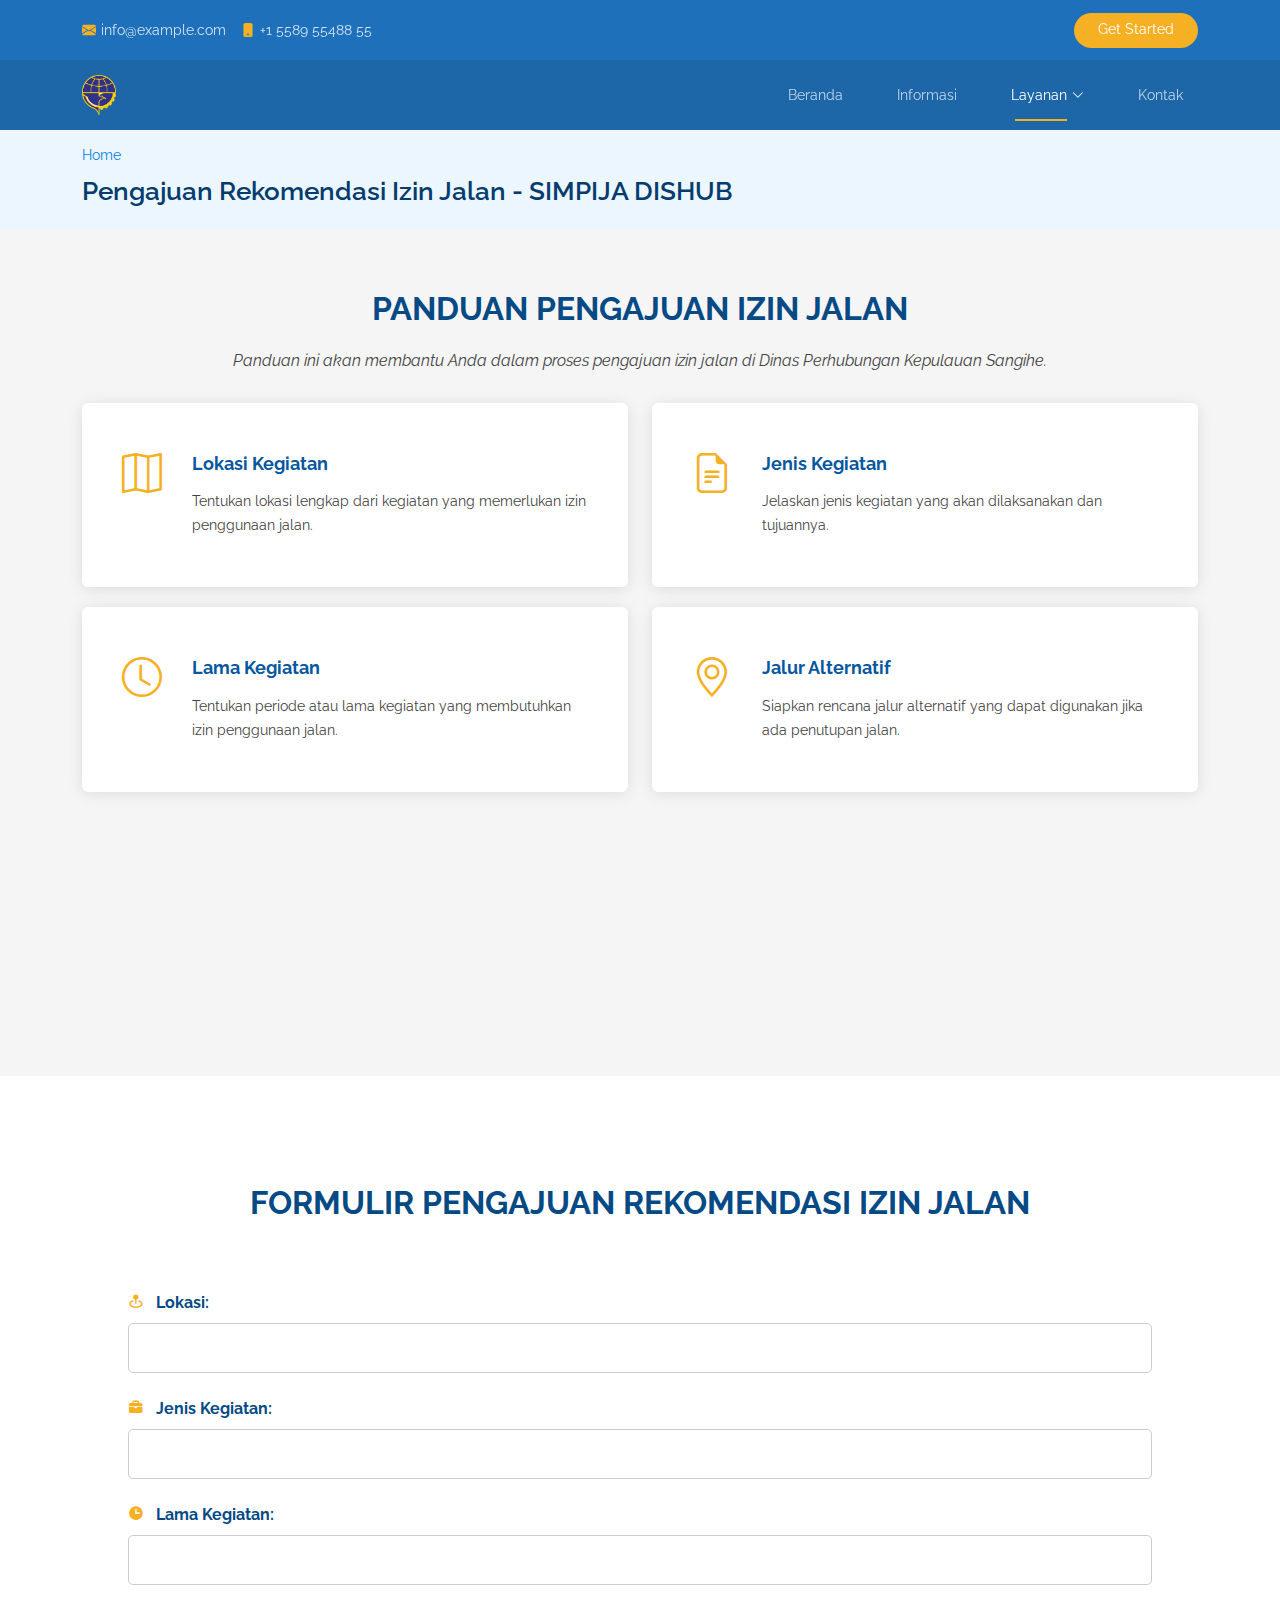
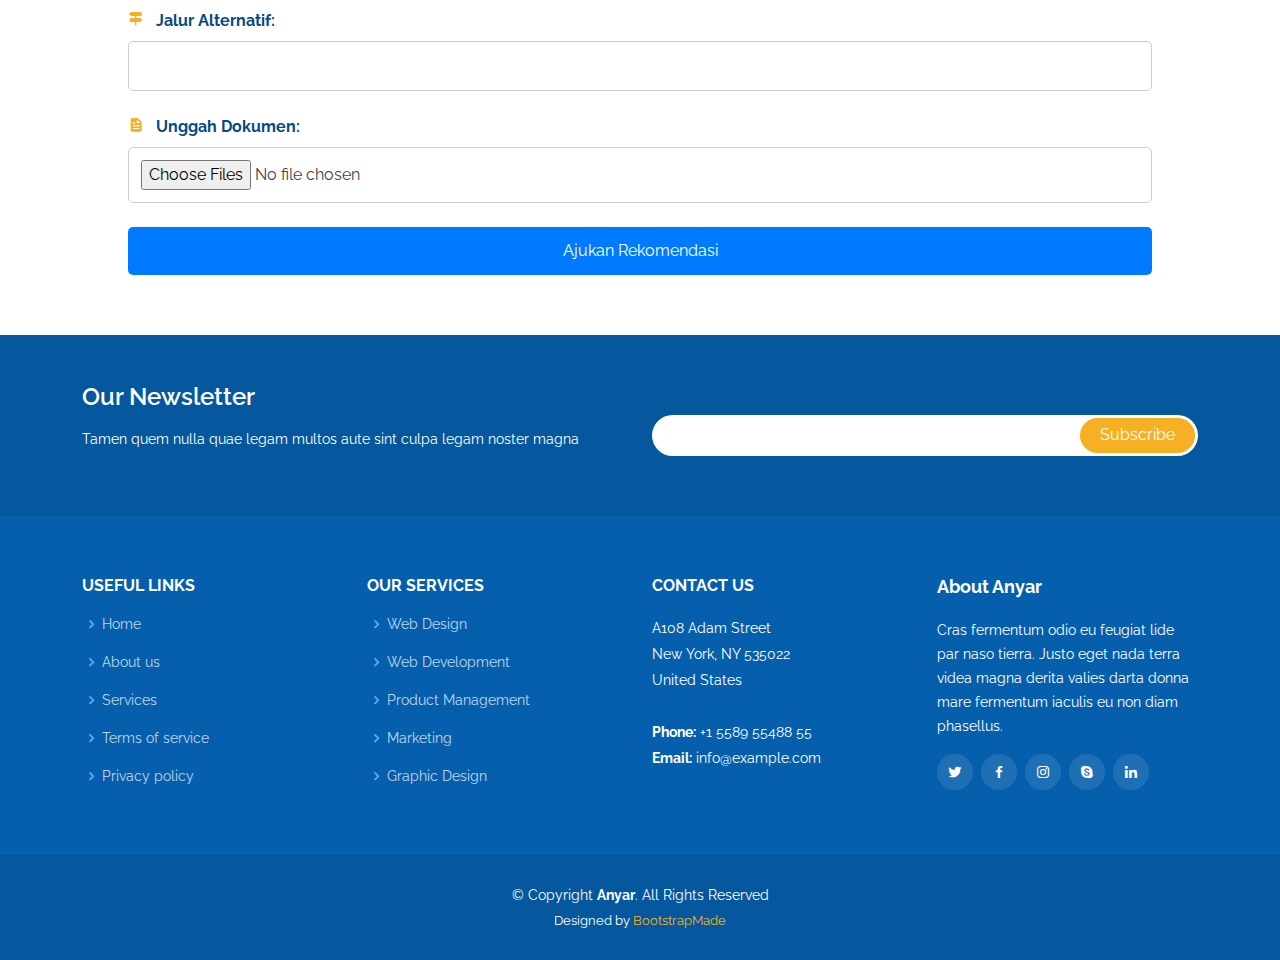
<file: pengajuan-izinjalan.html>
<!DOCTYPE html>
<html lang="en">
  <head>
    <meta charset="utf-8" />
    <meta content="width=device-width, initial-scale=1.0" name="viewport" />

    <title>SIMPIJA DISHUB</title>
    <meta content="" name="description" />
    <meta content="" name="keywords" />

    <!-- Favicons -->
    <link
      href="assets/img/logo/WhatsApp_Image_2024-07-13_at_16.35.18-removebg-preview.png"
      rel="icon"
    />
    <link href="assets/img/apple-touch-icon.png" rel="apple-touch-icon" />

    <!-- Google Fonts -->
    <link
      href="https://fonts.googleapis.com/css?family=Open+Sans:300,300i,400,400i,600,600i,700,700i|Raleway:300,300i,400,400i,500,500i,600,600i,700,700i|Poppins:300,300i,400,400i,500,500i,600,600i,700,700i"
      rel="stylesheet"
    />

    <!-- Vendor CSS Files -->
    <link href="assets/vendor/animate.css/animate.min.css" rel="stylesheet" />
    <link href="assets/vendor/aos/aos.css" rel="stylesheet" />
    <link
      href="assets/vendor/bootstrap/css/bootstrap.min.css"
      rel="stylesheet"
    />
    <link
      href="assets/vendor/bootstrap-icons/bootstrap-icons.css"
      rel="stylesheet"
    />
    <link href="assets/vendor/boxicons/css/boxicons.min.css" rel="stylesheet" />
    <link
      href="assets/vendor/glightbox/css/glightbox.min.css"
      rel="stylesheet"
    />
    <link href="assets/vendor/remixicon/remixicon.css" rel="stylesheet" />
    <link href="assets/vendor/swiper/swiper-bundle.min.css" rel="stylesheet" />

    <!-- Template Main CSS File -->
    <link href="assets/css/style.css" rel="stylesheet" />
    <link href="assets/css/pengajuan.css" rel="stylesheet" />

    <!-- =======================================================
  * Template Name: Anyar
  * Template URL: https://bootstrapmade.com/anyar-free-multipurpose-one-page-bootstrap-theme/
  * Updated: Mar 17 2024 with Bootstrap v5.3.3
  * Author: BootstrapMade.com
  * License: https://bootstrapmade.com/license/
  ======================================================== -->
  </head>

  <body>
    <!-- ======= Top Bar ======= -->
    <div
      id="topbar"
      class="fixed-top d-flex align-items-center topbar-inner-pages"
    >
      <div
        class="container d-flex align-items-center justify-content-center justify-content-md-between"
      >
        <div class="contact-info d-flex align-items-center">
          <i class="bi bi-envelope-fill"></i
          ><a href="mailto:contact@example.com">info@example.com</a>
          <i class="bi bi-phone-fill phone-icon"></i> +1 5589 55488 55
        </div>
        <div class="cta d-none d-md-block">
          <a href="#about" class="scrollto">Get Started</a>
        </div>
      </div>
    </div>

    <!-- ======= Header ======= -->
    <header id="header" class="fixed-top d-flex align-items-center">
      <div class="container d-flex align-items-center justify-content-between">
        <!-- <h1 class="logo"><a href="index.html">Anyar</a></h1> -->
        <div class="logo">
          <img
            src="assets/img/logo/WhatsApp_Image_2024-07-13_at_16.35.18-removebg-preview.png"
            alt="Logo Dishub"
          />
        </div>
        <!-- Uncomment below if you prefer to use an image logo -->
        <!-- <a href=index.html" class="logo"><img src="assets/img/logo.png" alt="" class="img-fluid"></a>-->

        <nav id="navbar" class="navbar">
          <ul>
            <li>
              <a class="nav-link scrollto" href="index.html">Beranda</a>
            </li>
            <li>
              <a class="nav-link scrollto" href="blog.html">Informasi</a>
            </li>
            <li class="dropdown">
              <a class="active" href="#"
                ><span>Layanan</span> <i class="bi bi-chevron-down"></i
              ></a>
              <ul>
                <li>
                  <a href="pengajuan-izinjalan.html">Pengajuan Rekom</a>
                </li>
                <li><a href="#">Jalan Alteratif</a></li>
              </ul>
            </li>
            <li><a class="nav-link scrollto" href="kontak.html">Kontak</a></li>
          </ul>
          <i class="bi bi-list mobile-nav-toggle"></i>
        </nav>
        <!-- .navbar -->
      </div>
    </header>
    <!-- End Header -->

    <!-- ======= Hero Section ======= -->
    <!-- <section id="hero" class="d-flex justify-cntent-center align-items-center">
      <div
        id="heroCarousel"
        data-bs-interval="5000"
        class="container carousel carousel-fade"
        data-bs-ride="carousel"
      >
        <div class="carousel-item active">
          <div class="carousel-container">
            <h2 class="animate__animated animate__fadeInDown">
              Selamat datang di <span>SIMPIJA DISHUB</span>
            </h2>
            <p class="animate__animated animate__fadeInUp">
              SIMPIJA DISHUB adalah solusi cepat dan efisien untuk pengurusan
              izin jalan di Kepulauan Sangihe. Kami berkomitmen memberikan
              layanan transparan dan mudah diakses untuk semua kebutuhan
              perizinan Anda.
            </p>
            <a
              href="#about"
              class="btn-get-started animate__animated animate__fadeInUp scrollto"
              >Selengkapnya</a
            >
          </div>
        </div>
      </div>
    </section> -->
    <!-- End Hero -->

    <!-- <section class="heading">
      <div class="Text">
        <h1>Pengajuan Rekomendasi Izin Jalan - SIMPIJA DISHUB</h1>
      </div>
    </section> -->

    <main id="main">
      <section id="breadcrumbs" class="breadcrumbs">
        <div class="container">
          <ol>
            <li><a href="index.html">Home</a></li>
          </ol>
          <h2>Pengajuan Rekomendasi Izin Jalan - SIMPIJA DISHUB</h2>
        </div>
      </section>
      <!-- ======= Icon Boxes Section ======= -->
      <!-- <section id="icon-boxes" class="icon-boxes">
        <div class="container">
          <div class="row">
            <div
              class="col-md-6 col-lg-3 d-flex align-items-stretch mb-5 mb-lg-0"
              data-aos="fade-up"
            >
              <div class="icon-box">
                <div class="icon"><i class="bx bx-edit"></i></div>
                <h4 class="title"><a href="">Cara Pengajuan Izin</a></h4>
                <p class="description">
                  Ikuti panduan langkah demi langkah untuk mengajukan izin
                  jalan.
                </p>
              </div>
            </div>

            <div
              class="col-md-6 col-lg-3 d-flex align-items-stretch mb-5 mb-lg-0"
              data-aos="fade-up"
              data-aos-delay="100"
            >
              <div class="icon-box">
                <div class="icon"><i class="bx bx-time"></i></div>
                <h4 class="title"><a href="">Cek Status Permohonan</a></h4>
                <p class="description">
                  Lacak status permohonan izin Anda secara real-time.
                </p>
              </div>
            </div>

            <div
              class="col-md-6 col-lg-3 d-flex align-items-stretch mb-5 mb-lg-0"
              data-aos="fade-up"
              data-aos-delay="200"
            >
              <div class="icon-box">
                <div class="icon"><i class="bx bx-info-circle"></i></div>
                <h4 class="title"><a href="">Informasi dan Syarat</a></h4>
                <p class="description">
                  Ketahui syarat dan ketentuan pengajuan izin jalan.
                </p>
              </div>
            </div>

            <div
              class="col-md-6 col-lg-3 d-flex align-items-stretch mb-5 mb-lg-0"
              data-aos="fade-up"
              data-aos-delay="300"
            >
              <div class="icon-box">
                <div class="icon"><i class="bx bx-phone"></i></div>
                <h4 class="title"><a href="">Kontak dan Bantuan</a></h4>
                <p class="description">
                  Hubungi kami untuk bantuan dan informasi lebih lanjut.
                </p>
              </div>
            </div>
          </div>
        </div>
      </section> -->
      <!-- End Icon Boxes Section -->

      <!-- ======= About Us Section ======= -->
      <!-- <section id="about" class="about">
        <div class="container" data-aos="fade-up">
          <div class="section-title">
            <h2>Mulai Pengajuan Anda Sekarang</h2>
            <p>
              Klik tombol di bawah ini untuk mengakses fitur pengajuan izin
              jalan:
            </p>
          </div>

          <div class="content">
            <div class="pt-4 pt-lg-0">
              <a href="pengajuan-izinjalan.html" class="btn-learn-more"
                >Pengajuan Izin Jalan</a
              >
            </div>
          </div>
        </div>
      </section> -->
      <!-- End About Us Section -->

      <!-- ======= Clients Section ======= -->
      <!-- <section id="clients" class="clients">
        <div class="container" data-aos="zoom-in">
          <div class="clients-slider swiper">
            <div class="swiper-wrapper align-items-center">
              <div class="swiper-slide">
                <img
                  src="assets/img/clients/client-1.png"
                  class="img-fluid"
                  alt=""
                />
              </div>
              <div class="swiper-slide">
                <img
                  src="assets/img/clients/client-2.png"
                  class="img-fluid"
                  alt=""
                />
              </div>
              <div class="swiper-slide">
                <img
                  src="assets/img/clients/client-3.png"
                  class="img-fluid"
                  alt=""
                />
              </div>
              <div class="swiper-slide">
                <img
                  src="assets/img/clients/client-4.png"
                  class="img-fluid"
                  alt=""
                />
              </div>
              <div class="swiper-slide">
                <img
                  src="assets/img/clients/client-5.png"
                  class="img-fluid"
                  alt=""
                />
              </div>
              <div class="swiper-slide">
                <img
                  src="assets/img/clients/client-6.png"
                  class="img-fluid"
                  alt=""
                />
              </div>
              <div class="swiper-slide">
                <img
                  src="assets/img/clients/client-7.png"
                  class="img-fluid"
                  alt=""
                />
              </div>
              <div class="swiper-slide">
                <img
                  src="assets/img/clients/client-8.png"
                  class="img-fluid"
                  alt=""
                />
              </div>
            </div>
            <div class="swiper-pagination"></div>
          </div>
        </div>
      </section> -->
      <!-- End Clients Section -->

      <!-- ======= Why Us Section ======= -->
      <!-- <section id="why-us" class="why-us">
        <div class="container-fluid">
          <div class="row">
            <div
              class="col-lg-5 align-items-stretch position-relative video-box"
              style="background-image: url('assets/img/why-us.jpg')"
              data-aos="fade-right"
            >
              <a
                href="https://www.youtube.com/watch?v=LXb3EKWsInQ"
                class="glightbox play-btn mb-4"
              ></a>
            </div>

            <div
              class="col-lg-7 d-flex flex-column justify-content-center align-items-stretch"
              data-aos="fade-left"
            >
              <div class="content">
                <h3>
                  Eum ipsam laborum deleniti
                  <strong>velit pariatur architecto aut nihil</strong>
                </h3>
                <p>
                  Lorem ipsum dolor sit amet, consectetur adipiscing elit, sed
                  do eiusmod tempor incididunt ut labore et dolore magna aliqua.
                  Duis aute irure dolor in reprehenderit
                </p>
              </div>

              <div class="accordion-list">
                <ul>
                  <li data-aos="fade-up" data-aos-delay="100">
                    <a
                      data-bs-toggle="collapse"
                      class="collapse"
                      data-bs-target="#accordion-list-1"
                      ><span>01</span> Non consectetur a erat nam at lectus urna
                      duis? <i class="bx bx-chevron-down icon-show"></i
                      ><i class="bx bx-chevron-up icon-close"></i
                    ></a>
                    <div
                      id="accordion-list-1"
                      class="collapse show"
                      data-bs-parent=".accordion-list"
                    >
                      <p>
                        Feugiat pretium nibh ipsum consequat. Tempus iaculis
                        urna id volutpat lacus laoreet non curabitur gravida.
                        Venenatis lectus magna fringilla urna porttitor rhoncus
                        dolor purus non.
                      </p>
                    </div>
                  </li>

                  <li data-aos="fade-up" data-aos-delay="200">
                    <a
                      data-bs-toggle="collapse"
                      data-bs-target="#accordion-list-2"
                      class="collapsed"
                      ><span>02</span> Feugiat scelerisque varius morbi enim
                      nunc? <i class="bx bx-chevron-down icon-show"></i
                      ><i class="bx bx-chevron-up icon-close"></i
                    ></a>
                    <div
                      id="accordion-list-2"
                      class="collapse"
                      data-bs-parent=".accordion-list"
                    >
                      <p>
                        Dolor sit amet consectetur adipiscing elit pellentesque
                        habitant morbi. Id interdum velit laoreet id donec
                        ultrices. Fringilla phasellus faucibus scelerisque
                        eleifend donec pretium. Est pellentesque elit
                        ullamcorper dignissim. Mauris ultrices eros in cursus
                        turpis massa tincidunt dui.
                      </p>
                    </div>
                  </li>

                  <li data-aos="fade-up" data-aos-delay="300">
                    <a
                      data-bs-toggle="collapse"
                      data-bs-target="#accordion-list-3"
                      class="collapsed"
                      ><span>03</span> Dolor sit amet consectetur adipiscing
                      elit? <i class="bx bx-chevron-down icon-show"></i
                      ><i class="bx bx-chevron-up icon-close"></i
                    ></a>
                    <div
                      id="accordion-list-3"
                      class="collapse"
                      data-bs-parent=".accordion-list"
                    >
                      <p>
                        Eleifend mi in nulla posuere sollicitudin aliquam
                        ultrices sagittis orci. Faucibus pulvinar elementum
                        integer enim. Sem nulla pharetra diam sit amet nisl
                        suscipit. Rutrum tellus pellentesque eu tincidunt.
                        Lectus urna duis convallis convallis tellus. Urna
                        molestie at elementum eu facilisis sed odio morbi quis
                      </p>
                    </div>
                  </li>
                </ul>
              </div>
            </div>
          </div>
        </div>
      </section> -->
      <!-- End Why Us Section -->

      <!-- ======= Services Section ======= -->
      <section id="services" class="services">
        <div class="container" data-aos="fade-up">
          <div class="section-title">
            <h2>Panduan Pengajuan Izin Jalan</h2>
            <p>
              Panduan ini akan membantu Anda dalam proses pengajuan izin jalan
              di Dinas Perhubungan Kepulauan Sangihe.
            </p>
          </div>

          <div class="row">
            <div
              class="col-md-6 d-flex align-items-stretch"
              data-aos="fade-up"
              data-aos-delay="100"
            >
              <div class="icon-box">
                <i class="bi bi-map"></i>
                <h4><a href="#">Lokasi Kegiatan</a></h4>
                <p>
                  Tentukan lokasi lengkap dari kegiatan yang memerlukan izin
                  penggunaan jalan.
                </p>
              </div>
            </div>
            <div
              class="col-md-6 d-flex align-items-stretch mt-4 mt-md-0"
              data-aos="fade-up"
              data-aos-delay="200"
            >
              <div class="icon-box">
                <i class="bi bi-file-earmark-text"></i>
                <h4><a href="#">Jenis Kegiatan</a></h4>
                <p>
                  Jelaskan jenis kegiatan yang akan dilaksanakan dan tujuannya.
                </p>
              </div>
            </div>
            <div
              class="col-md-6 d-flex align-items-stretch mt-4 mt-md-0"
              data-aos="fade-up"
              data-aos-delay="300"
            >
              <div class="icon-box">
                <i class="bi bi-clock"></i>
                <h4><a href="#">Lama Kegiatan</a></h4>
                <p>
                  Tentukan periode atau lama kegiatan yang membutuhkan izin
                  penggunaan jalan.
                </p>
              </div>
            </div>
            <div
              class="col-md-6 d-flex align-items-stretch mt-4 mt-md-0"
              data-aos="fade-up"
              data-aos-delay="400"
            >
              <div class="icon-box">
                <i class="bi bi-geo-alt"></i>
                <h4><a href="#">Jalur Alternatif</a></h4>
                <p>
                  Siapkan rencana jalur alternatif yang dapat digunakan jika ada
                  penutupan jalan.
                </p>
              </div>
            </div>
            <div
              class="col-md-6 d-flex align-items-stretch mt-4 mt-md-0"
              data-aos="fade-up"
              data-aos-delay="500"
            >
              <div class="icon-box">
                <i class="bi bi-camera"></i>
                <h4><a href="#">Unggah Dokumen</a></h4>
                <p>
                  Siapkan dokumen-dokumen yang diperlukan seperti foto lokasi
                  atau surat izin dari pemerintah setempat.
                </p>
              </div>
            </div>
            <div
              class="col-md-6 d-flex align-items-stretch mt-4 mt-md-0"
              data-aos="fade-up"
              data-aos-delay="600"
            >
              <div class="icon-box">
                <i class="bi bi-file-richtext"></i>
                <h4><a href="#">Syarat Pengurusan</a></h4>
                <p>
                  Pastikan Anda memenuhi syarat-syarat pengurusan izin
                  penggunaan jalan yang berlaku.
                </p>
              </div>
            </div>
          </div>
        </div>
      </section>
      <!-- End Services Section -->

      <!-- ======= Cta Section ======= -->
      <!-- <section id="cta" class="cta">
        <div class="container">
          <div class="row" data-aos="zoom-in">
            <div class="col-lg-9 text-center text-lg-start">
              <h3>Call To Action</h3>
              <p>
                Duis aute irure dolor in reprehenderit in voluptate velit esse
                cillum dolore eu fugiat nulla pariatur. Excepteur sint occaecat
                cupidatat non proident, sunt in culpa qui officia deserunt
                mollit anim id est laborum.
              </p>
            </div>
            <div class="col-lg-3 cta-btn-container text-center">
              <a class="cta-btn align-middle" href="#">Call To Action</a>
            </div>
          </div>
        </div>
      </section> -->
      <!-- End Cta Section -->

      <!-- ======= Portfoio Section ======= -->
      <section class="form-section">
        <div class="form-con">
          <div class="form-head">
            <h2>FORMULIR PENGAJUAN REKOMENDASI IZIN JALAN</h2>
          </div>
          <form id="izinForm" class="form-modern" novalidate>
            <div class="form-group">
              <label for="lokasi"><i class="bx bxs-map-pin"></i> Lokasi:</label>
              <input type="text" id="lokasi" name="lokasi" required />
            </div>
            <div class="form-group">
              <label for="jenisKegiatan"
                ><i class="bx bxs-briefcase"></i> Jenis Kegiatan:</label
              >
              <input
                type="text"
                id="jenisKegiatan"
                name="jenisKegiatan"
                required
              />
            </div>
            <div class="form-group">
              <label for="lamaKegiatan"
                ><i class="bx bxs-time"></i> Lama Kegiatan:</label
              >
              <input
                type="text"
                id="lamaKegiatan"
                name="lamaKegiatan"
                required
              />
            </div>
            <div class="form-group">
              <label for="jalurAlternatif"
                ><i class="bx bxs-directions"></i> Jalur Alternatif:</label
              >
              <input
                type="text"
                id="jalurAlternatif"
                name="jalurAlternatif"
                required
              />
            </div>
            <div class="form-group">
              <label for="dokumen"
                ><i class="bx bxs-file"></i> Unggah Dokumen:</label
              >
              <input
                type="file"
                id="dokumen"
                name="dokumen"
                multiple
                required
              />
            </div>
            <button type="submit" class="submit-button">
              Ajukan Rekomendasi
            </button>
          </form>
        </div>
      </section>

      <!-- ======= Team Section ======= -->
      <!-- <section id="team" class="team section-bg">
        <div class="container" data-aos="fade-up">
          <div class="section-title">
            <h2>Team</h2>
            <p>
              Magnam dolores commodi suscipit. Necessitatibus eius consequatur
              ex aliquid fuga eum quidem. Sit sint consectetur velit. Quisquam
              quos quisquam cupiditate. Et nemo qui impedit suscipit alias ea.
              Quia fugiat sit in iste officiis commodi quidem hic quas.
            </p>
          </div>

          <div class="row">
            <div class="col-lg-6" data-aos="fade-up" data-aos-delay="100">
              <div class="member d-flex align-items-start">
                <div class="pic">
                  <img
                    src="assets/img/team/team-1.jpg"
                    class="img-fluid"
                    alt=""
                  />
                </div>
                <div class="member-info">
                  <h4>Walter White</h4>
                  <span>Chief Executive Officer</span>
                  <p>
                    Explicabo voluptatem mollitia et repellat qui dolorum quasi
                  </p>
                  <div class="social">
                    <a href=""><i class="ri-twitter-fill"></i></a>
                    <a href=""><i class="ri-facebook-fill"></i></a>
                    <a href=""><i class="ri-instagram-fill"></i></a>
                    <a href=""> <i class="ri-linkedin-box-fill"></i> </a>
                  </div>
                </div>
              </div>
            </div>

            <div
              class="col-lg-6 mt-4 mt-lg-0"
              data-aos="fade-up"
              data-aos-delay="200"
            >
              <div class="member d-flex align-items-start">
                <div class="pic">
                  <img
                    src="assets/img/team/team-2.jpg"
                    class="img-fluid"
                    alt=""
                  />
                </div>
                <div class="member-info">
                  <h4>Sarah Jhonson</h4>
                  <span>Product Manager</span>
                  <p>
                    Aut maiores voluptates amet et quis praesentium qui senda
                    para
                  </p>
                  <div class="social">
                    <a href=""><i class="ri-twitter-fill"></i></a>
                    <a href=""><i class="ri-facebook-fill"></i></a>
                    <a href=""><i class="ri-instagram-fill"></i></a>
                    <a href=""> <i class="ri-linkedin-box-fill"></i> </a>
                  </div>
                </div>
              </div>
            </div>

            <div class="col-lg-6 mt-4" data-aos="fade-up" data-aos-delay="300">
              <div class="member d-flex align-items-start">
                <div class="pic">
                  <img
                    src="assets/img/team/team-3.jpg"
                    class="img-fluid"
                    alt=""
                  />
                </div>
                <div class="member-info">
                  <h4>William Anderson</h4>
                  <span>CTO</span>
                  <p>
                    Quisquam facilis cum velit laborum corrupti fuga rerum quia
                  </p>
                  <div class="social">
                    <a href=""><i class="ri-twitter-fill"></i></a>
                    <a href=""><i class="ri-facebook-fill"></i></a>
                    <a href=""><i class="ri-instagram-fill"></i></a>
                    <a href=""> <i class="ri-linkedin-box-fill"></i> </a>
                  </div>
                </div>
              </div>
            </div>

            <div class="col-lg-6 mt-4" data-aos="fade-up" data-aos-delay="400">
              <div class="member d-flex align-items-start">
                <div class="pic">
                  <img
                    src="assets/img/team/team-4.jpg"
                    class="img-fluid"
                    alt=""
                  />
                </div>
                <div class="member-info">
                  <h4>Amanda Jepson</h4>
                  <span>Accountant</span>
                  <p>
                    Dolorum tempora officiis odit laborum officiis et et
                    accusamus
                  </p>
                  <div class="social">
                    <a href=""><i class="ri-twitter-fill"></i></a>
                    <a href=""><i class="ri-facebook-fill"></i></a>
                    <a href=""><i class="ri-instagram-fill"></i></a>
                    <a href=""> <i class="ri-linkedin-box-fill"></i> </a>
                  </div>
                </div>
              </div>
            </div>
          </div>
        </div>
      </section> -->
      <!-- End Team Section -->

      <!-- ======= Pricing Section ======= -->
      <!-- <section id="pricing" class="pricing">
        <div class="container" data-aos="fade-up">
          <div class="section-title">
            <h2>Pricing</h2>
            <p>
              Magnam dolores commodi suscipit. Necessitatibus eius consequatur
              ex aliquid fuga eum quidem. Sit sint consectetur velit. Quisquam
              quos quisquam cupiditate. Et nemo qui impedit suscipit alias ea.
              Quia fugiat sit in iste officiis commodi quidem hic quas.
            </p>
          </div>

          <div class="row">
            <div
              class="col-lg-3 col-md-6"
              data-aos="fade-up"
              data-aos-delay="100"
            >
              <div class="box">
                <h3>Free</h3>
                <h4><sup>$</sup>0<span> / month</span></h4>
                <ul>
                  <li>Aida dere</li>
                  <li>Nec feugiat nisl</li>
                  <li>Nulla at volutpat dola</li>
                  <li class="na">Pharetra massa</li>
                  <li class="na">Massa ultricies mi</li>
                </ul>
                <div class="btn-wrap">
                  <a href="#" class="btn-buy">Buy Now</a>
                </div>
              </div>
            </div>

            <div
              class="col-lg-3 col-md-6 mt-4 mt-md-0"
              data-aos="fade-up"
              data-aos-delay="200"
            >
              <div class="box featured">
                <h3>Business</h3>
                <h4><sup>$</sup>19<span> / month</span></h4>
                <ul>
                  <li>Aida dere</li>
                  <li>Nec feugiat nisl</li>
                  <li>Nulla at volutpat dola</li>
                  <li>Pharetra massa</li>
                  <li class="na">Massa ultricies mi</li>
                </ul>
                <div class="btn-wrap">
                  <a href="#" class="btn-buy">Buy Now</a>
                </div>
              </div>
            </div>

            <div
              class="col-lg-3 col-md-6 mt-4 mt-lg-0"
              data-aos="fade-up"
              data-aos-delay="300"
            >
              <div class="box">
                <h3>Developer</h3>
                <h4><sup>$</sup>29<span> / month</span></h4>
                <ul>
                  <li>Aida dere</li>
                  <li>Nec feugiat nisl</li>
                  <li>Nulla at volutpat dola</li>
                  <li>Pharetra massa</li>
                  <li>Massa ultricies mi</li>
                </ul>
                <div class="btn-wrap">
                  <a href="#" class="btn-buy">Buy Now</a>
                </div>
              </div>
            </div>

            <div
              class="col-lg-3 col-md-6 mt-4 mt-lg-0"
              data-aos="fade-up"
              data-aos-delay="400"
            >
              <div class="box">
                <span class="advanced">Advanced</span>
                <h3>Ultimate</h3>
                <h4><sup>$</sup>49<span> / month</span></h4>
                <ul>
                  <li>Aida dere</li>
                  <li>Nec feugiat nisl</li>
                  <li>Nulla at volutpat dola</li>
                  <li>Pharetra massa</li>
                  <li>Massa ultricies mi</li>
                </ul>
                <div class="btn-wrap">
                  <a href="#" class="btn-buy">Buy Now</a>
                </div>
              </div>
            </div>
          </div>
        </div>
      </section> -->
      <!-- End Pricing Section -->

      <!-- ======= Frequently Asked Questions Section ======= -->
      <!-- <section id="faq" class="faq section-bg">
        <div class="container" data-aos="fade-up">
          <div class="section-title">
            <h2>Frequently Asked Questions</h2>
          </div>

          <div class="faq-list">
            <ul>
              <li data-aos="fade-up" data-aos="fade-up" data-aos-delay="100">
                <i class="bx bx-help-circle icon-help"></i>
                <a
                  data-bs-toggle="collapse"
                  class="collapse"
                  data-bs-target="#faq-list-1"
                  >Non consectetur a erat nam at lectus urna duis?
                  <i class="bx bx-chevron-down icon-show"></i
                  ><i class="bx bx-chevron-up icon-close"></i
                ></a>
                <div
                  id="faq-list-1"
                  class="collapse show"
                  data-bs-parent=".faq-list"
                >
                  <p>
                    Feugiat pretium nibh ipsum consequat. Tempus iaculis urna id
                    volutpat lacus laoreet non curabitur gravida. Venenatis
                    lectus magna fringilla urna porttitor rhoncus dolor purus
                    non.
                  </p>
                </div>
              </li>

              <li data-aos="fade-up" data-aos-delay="200">
                <i class="bx bx-help-circle icon-help"></i>
                <a
                  data-bs-toggle="collapse"
                  data-bs-target="#faq-list-2"
                  class="collapsed"
                  >Feugiat scelerisque varius morbi enim nunc?
                  <i class="bx bx-chevron-down icon-show"></i
                  ><i class="bx bx-chevron-up icon-close"></i
                ></a>
                <div
                  id="faq-list-2"
                  class="collapse"
                  data-bs-parent=".faq-list"
                >
                  <p>
                    Dolor sit amet consectetur adipiscing elit pellentesque
                    habitant morbi. Id interdum velit laoreet id donec ultrices.
                    Fringilla phasellus faucibus scelerisque eleifend donec
                    pretium. Est pellentesque elit ullamcorper dignissim. Mauris
                    ultrices eros in cursus turpis massa tincidunt dui.
                  </p>
                </div>
              </li>

              <li data-aos="fade-up" data-aos-delay="300">
                <i class="bx bx-help-circle icon-help"></i>
                <a
                  data-bs-toggle="collapse"
                  data-bs-target="#faq-list-3"
                  class="collapsed"
                  >Dolor sit amet consectetur adipiscing elit?
                  <i class="bx bx-chevron-down icon-show"></i
                  ><i class="bx bx-chevron-up icon-close"></i
                ></a>
                <div
                  id="faq-list-3"
                  class="collapse"
                  data-bs-parent=".faq-list"
                >
                  <p>
                    Eleifend mi in nulla posuere sollicitudin aliquam ultrices
                    sagittis orci. Faucibus pulvinar elementum integer enim. Sem
                    nulla pharetra diam sit amet nisl suscipit. Rutrum tellus
                    pellentesque eu tincidunt. Lectus urna duis convallis
                    convallis tellus. Urna molestie at elementum eu facilisis
                    sed odio morbi quis
                  </p>
                </div>
              </li>

              <li data-aos="fade-up" data-aos-delay="400">
                <i class="bx bx-help-circle icon-help"></i>
                <a
                  data-bs-toggle="collapse"
                  data-bs-target="#faq-list-4"
                  class="collapsed"
                  >Tempus quam pellentesque nec nam aliquam sem et tortor
                  consequat? <i class="bx bx-chevron-down icon-show"></i
                  ><i class="bx bx-chevron-up icon-close"></i
                ></a>
                <div
                  id="faq-list-4"
                  class="collapse"
                  data-bs-parent=".faq-list"
                >
                  <p>
                    Molestie a iaculis at erat pellentesque adipiscing commodo.
                    Dignissim suspendisse in est ante in. Nunc vel risus commodo
                    viverra maecenas accumsan. Sit amet nisl suscipit adipiscing
                    bibendum est. Purus gravida quis blandit turpis cursus in.
                  </p>
                </div>
              </li>

              <li data-aos="fade-up" data-aos-delay="500">
                <i class="bx bx-help-circle icon-help"></i>
                <a
                  data-bs-toggle="collapse"
                  data-bs-target="#faq-list-5"
                  class="collapsed"
                  >Tortor vitae purus faucibus ornare. Varius vel pharetra vel
                  turpis nunc eget lorem dolor?
                  <i class="bx bx-chevron-down icon-show"></i
                  ><i class="bx bx-chevron-up icon-close"></i
                ></a>
                <div
                  id="faq-list-5"
                  class="collapse"
                  data-bs-parent=".faq-list"
                >
                  <p>
                    Laoreet sit amet cursus sit amet dictum sit amet justo.
                    Mauris vitae ultricies leo integer malesuada nunc vel.
                    Tincidunt eget nullam non nisi est sit amet. Turpis nunc
                    eget lorem dolor sed. Ut venenatis tellus in metus vulputate
                    eu scelerisque.
                  </p>
                </div>
              </li>
            </ul>
          </div>
        </div>
      </section> -->
      <!-- End Frequently Asked Questions Section -->

      <!-- ======= Contact Section ======= -->
      <!-- <section id="contact" class="contact">
        <div class="container" data-aos="fade-up">
          <div class="section-title">
            <h2>Contact Us</h2>
          </div>

          <div
            class="row mt-1 d-flex justify-content-end"
            data-aos="fade-right"
            data-aos-delay="100"
          >
            <div class="col-lg-5">
              <div class="info">
                <div class="address">
                  <i class="bi bi-geo-alt"></i>
                  <h4>Location:</h4>
                  <p>A108 Adam Street, New York, NY 535022</p>
                </div>

                <div class="email">
                  <i class="bi bi-envelope"></i>
                  <h4>Email:</h4>
                  <p>info@example.com</p>
                </div>

                <div class="phone">
                  <i class="bi bi-phone"></i>
                  <h4>Call:</h4>
                  <p>+1 5589 55488 55s</p>
                </div>
              </div>
            </div>

            <div
              class="col-lg-6 mt-5 mt-lg-0"
              data-aos="fade-left"
              data-aos-delay="100"
            >
              <form
                action="forms/contact.php"
                method="post"
                role="form"
                class="php-email-form"
              >
                <div class="row">
                  <div class="col-md-6 form-group">
                    <input
                      type="text"
                      name="name"
                      class="form-control"
                      id="name"
                      placeholder="Your Name"
                      required
                    />
                  </div>
                  <div class="col-md-6 form-group mt-3 mt-md-0">
                    <input
                      type="email"
                      class="form-control"
                      name="email"
                      id="email"
                      placeholder="Your Email"
                      required
                    />
                  </div>
                </div>
                <div class="form-group mt-3">
                  <input
                    type="text"
                    class="form-control"
                    name="subject"
                    id="subject"
                    placeholder="Subject"
                    required
                  />
                </div>
                <div class="form-group mt-3">
                  <textarea
                    class="form-control"
                    name="message"
                    rows="5"
                    placeholder="Message"
                    required
                  ></textarea>
                </div>
                <div class="my-3">
                  <div class="loading">Loading</div>
                  <div class="error-message"></div>
                  <div class="sent-message">
                    Your message has been sent. Thank you!
                  </div>
                </div>
                <div class="text-center">
                  <button type="submit">Send Message</button>
                </div>
              </form>
            </div>
          </div>
        </div>
      </section> -->
      <!-- End Contact Section -->
    </main>
    <!-- End #main -->

    <!-- ======= Footer ======= -->
    <footer id="footer">
      <div class="footer-newsletter">
        <div class="container">
          <div class="row">
            <div class="col-lg-6">
              <h4>Our Newsletter</h4>
              <p>
                Tamen quem nulla quae legam multos aute sint culpa legam noster
                magna
              </p>
            </div>
            <div class="col-lg-6">
              <form action="" method="post">
                <input type="email" name="email" /><input
                  type="submit"
                  value="Subscribe"
                />
              </form>
            </div>
          </div>
        </div>
      </div>

      <div class="footer-top">
        <div class="container">
          <div class="row">
            <div class="col-lg-3 col-md-6 footer-links">
              <h4>Useful Links</h4>
              <ul>
                <li>
                  <i class="bx bx-chevron-right"></i> <a href="#">Home</a>
                </li>
                <li>
                  <i class="bx bx-chevron-right"></i> <a href="#">About us</a>
                </li>
                <li>
                  <i class="bx bx-chevron-right"></i> <a href="#">Services</a>
                </li>
                <li>
                  <i class="bx bx-chevron-right"></i>
                  <a href="#">Terms of service</a>
                </li>
                <li>
                  <i class="bx bx-chevron-right"></i>
                  <a href="#">Privacy policy</a>
                </li>
              </ul>
            </div>

            <div class="col-lg-3 col-md-6 footer-links">
              <h4>Our Services</h4>
              <ul>
                <li>
                  <i class="bx bx-chevron-right"></i> <a href="#">Web Design</a>
                </li>
                <li>
                  <i class="bx bx-chevron-right"></i>
                  <a href="#">Web Development</a>
                </li>
                <li>
                  <i class="bx bx-chevron-right"></i>
                  <a href="#">Product Management</a>
                </li>
                <li>
                  <i class="bx bx-chevron-right"></i> <a href="#">Marketing</a>
                </li>
                <li>
                  <i class="bx bx-chevron-right"></i>
                  <a href="#">Graphic Design</a>
                </li>
              </ul>
            </div>

            <div class="col-lg-3 col-md-6 footer-contact">
              <h4>Contact Us</h4>
              <p>
                A108 Adam Street <br />
                New York, NY 535022<br />
                United States <br /><br />
                <strong>Phone:</strong> +1 5589 55488 55<br />
                <strong>Email:</strong> info@example.com<br />
              </p>
            </div>

            <div class="col-lg-3 col-md-6 footer-info">
              <h3>About Anyar</h3>
              <p>
                Cras fermentum odio eu feugiat lide par naso tierra. Justo eget
                nada terra videa magna derita valies darta donna mare fermentum
                iaculis eu non diam phasellus.
              </p>
              <div class="social-links mt-3">
                <a href="#" class="twitter"><i class="bx bxl-twitter"></i></a>
                <a href="#" class="facebook"><i class="bx bxl-facebook"></i></a>
                <a href="#" class="instagram"
                  ><i class="bx bxl-instagram"></i
                ></a>
                <a href="#" class="google-plus"><i class="bx bxl-skype"></i></a>
                <a href="#" class="linkedin"><i class="bx bxl-linkedin"></i></a>
              </div>
            </div>
          </div>
        </div>
      </div>

      <div class="container">
        <div class="copyright">
          &copy; Copyright <strong><span>Anyar</span></strong
          >. All Rights Reserved
        </div>
        <div class="credits">
          <!-- All the links in the footer should remain intact. -->
          <!-- You can delete the links only if you purchased the pro version. -->
          <!-- Licensing information: https://bootstrapmade.com/license/ -->
          <!-- Purchase the pro version with working PHP/AJAX contact form: https://bootstrapmade.com/anyar-free-multipurpose-one-page-bootstrap-theme/ -->
          Designed by <a href="https://bootstrapmade.com/">BootstrapMade</a>
        </div>
      </div>
    </footer>
    <!-- End Footer -->

    <div id="preloader"></div>
    <a
      href="#"
      class="back-to-top d-flex align-items-center justify-content-center"
      ><i class="bi bi-arrow-up-short"></i
    ></a>

    <!-- Vendor JS Files -->
    <script src="assets/vendor/aos/aos.js"></script>
    <script src="assets/vendor/bootstrap/js/bootstrap.bundle.min.js"></script>
    <script src="assets/vendor/glightbox/js/glightbox.min.js"></script>
    <script src="assets/vendor/isotope-layout/isotope.pkgd.min.js"></script>
    <script src="assets/vendor/swiper/swiper-bundle.min.js"></script>
    <script src="assets/vendor/php-email-form/validate.js"></script>

    <!-- Template Main JS File -->
    <script src="assets/js/main.js"></script>
  </body>
</html>
</file>
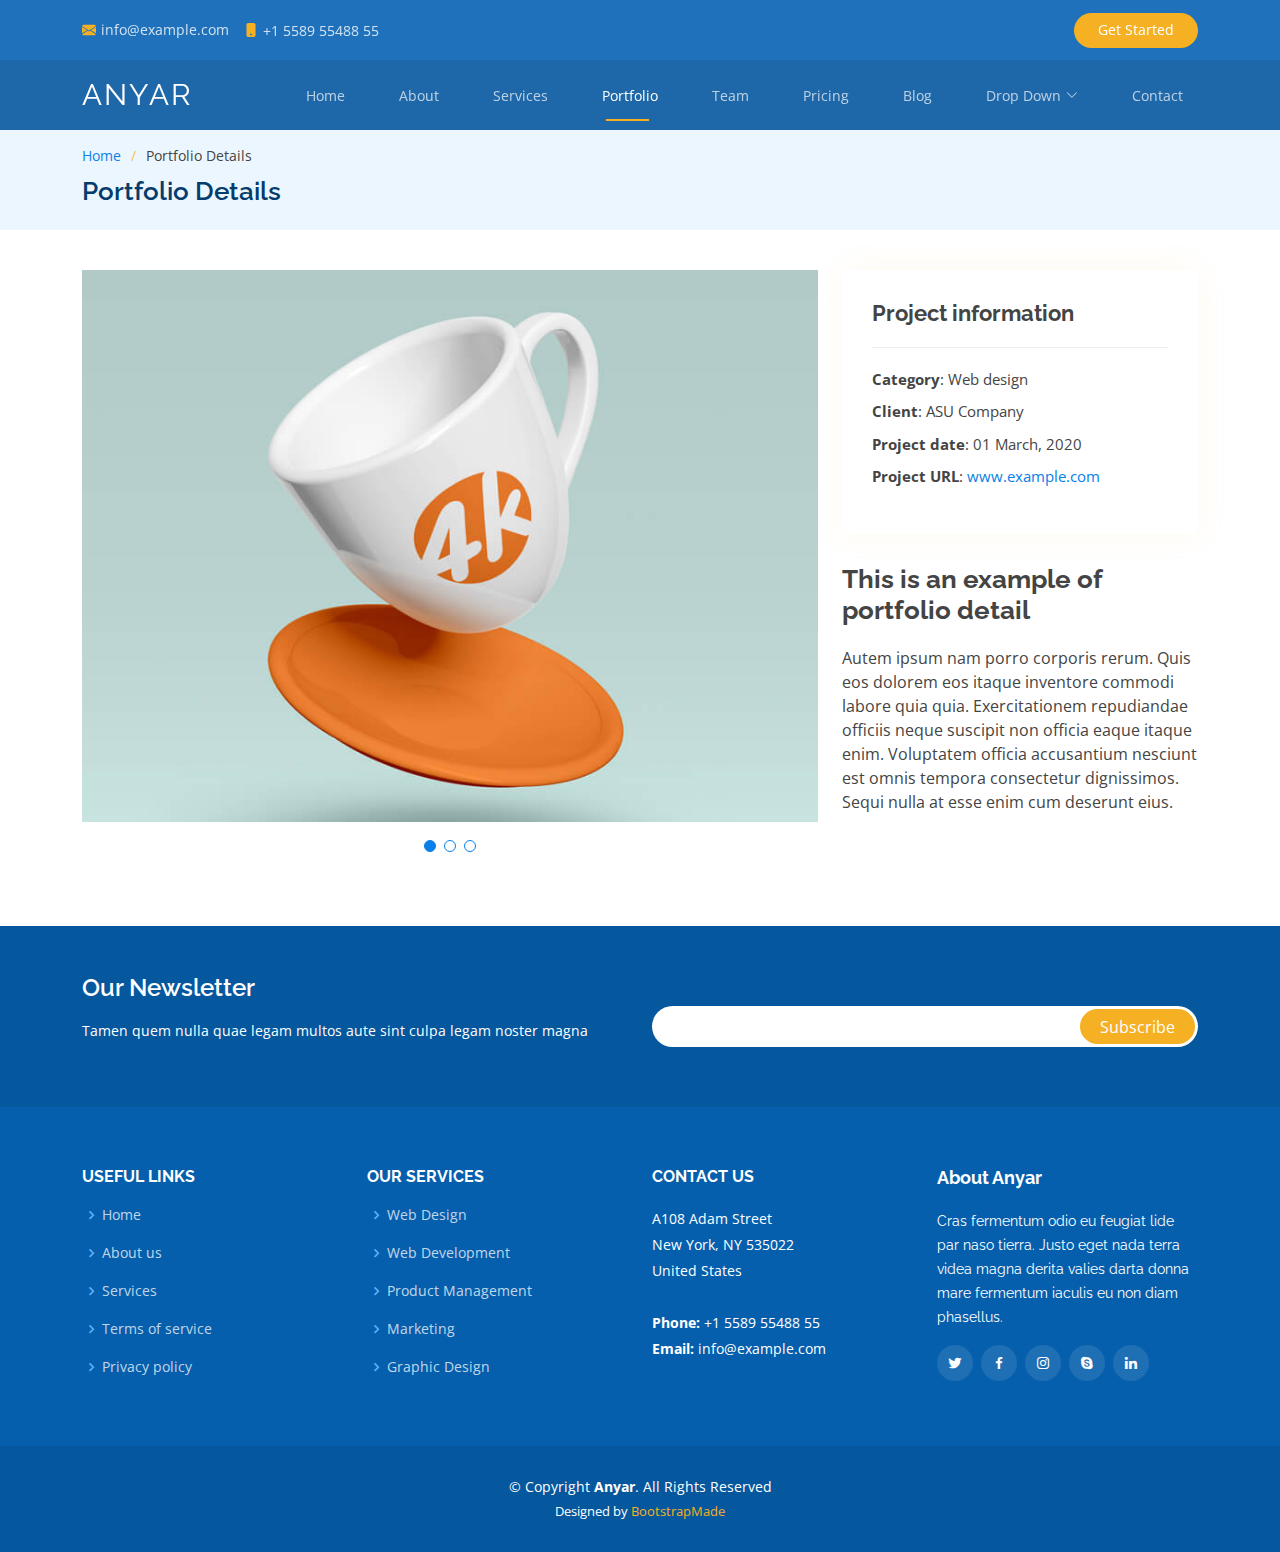
<file: portfolio-details.html>
<!DOCTYPE html>
<html lang="en">

<head>
  <meta charset="utf-8">
  <meta content="width=device-width, initial-scale=1.0" name="viewport">

  <title>Portfolio Details - Anyar Bootstrap Template</title>
  <meta content="" name="description">
  <meta content="" name="keywords">

  <!-- Favicons -->
  <link href="assets/img/favicon.png" rel="icon">
  <link href="assets/img/apple-touch-icon.png" rel="apple-touch-icon">

  <!-- Google Fonts -->
  <link href="https://fonts.googleapis.com/css?family=Open+Sans:300,300i,400,400i,600,600i,700,700i|Raleway:300,300i,400,400i,500,500i,600,600i,700,700i|Poppins:300,300i,400,400i,500,500i,600,600i,700,700i" rel="stylesheet">

  <!-- Vendor CSS Files -->
  <link href="assets/vendor/animate.css/animate.min.css" rel="stylesheet">
  <link href="assets/vendor/aos/aos.css" rel="stylesheet">
  <link href="assets/vendor/bootstrap/css/bootstrap.min.css" rel="stylesheet">
  <link href="assets/vendor/bootstrap-icons/bootstrap-icons.css" rel="stylesheet">
  <link href="assets/vendor/boxicons/css/boxicons.min.css" rel="stylesheet">
  <link href="assets/vendor/glightbox/css/glightbox.min.css" rel="stylesheet">
  <link href="assets/vendor/remixicon/remixicon.css" rel="stylesheet">
  <link href="assets/vendor/swiper/swiper-bundle.min.css" rel="stylesheet">

  <!-- Template Main CSS File -->
  <link href="assets/css/style.css" rel="stylesheet">

  <!-- =======================================================
  * Template Name: Anyar
  * Template URL: https://bootstrapmade.com/anyar-free-multipurpose-one-page-bootstrap-theme/
  * Updated: Mar 17 2024 with Bootstrap v5.3.3
  * Author: BootstrapMade.com
  * License: https://bootstrapmade.com/license/
  ======================================================== -->
</head>

<body>

  <!-- ======= Top Bar ======= -->
  <div id="topbar" class="fixed-top d-flex align-items-center topbar-inner-pages">
    <div class="container d-flex align-items-center justify-content-center justify-content-md-between">
      <div class="contact-info d-flex align-items-center">
        <i class="bi bi-envelope-fill"></i><a href="mailto:contact@example.com">info@example.com</a>
        <i class="bi bi-phone-fill phone-icon"></i> +1 5589 55488 55
      </div>
      <div class="cta d-none d-md-block">
        <a href="#about" class="scrollto">Get Started</a>
      </div>
    </div>
  </div>

  <!-- ======= Header ======= -->
  <header id="header" class="fixed-top d-flex align-items-center header-inner-pages">
    <div class="container d-flex align-items-center justify-content-between">

      <h1 class="logo"><a href="index.html">Anyar</a></h1>
      <!-- Uncomment below if you prefer to use an image logo -->
      <!-- <a href=index.html" class="logo"><img src="assets/img/logo.png" alt="" class="img-fluid"></a>-->

      <nav id="navbar" class="navbar">
        <ul>
          <li><a class="nav-link scrollto " href="#hero">Home</a></li>
          <li><a class="nav-link scrollto" href="#about">About</a></li>
          <li><a class="nav-link scrollto" href="#services">Services</a></li>
          <li><a class="nav-link scrollto active" href="#portfolio">Portfolio</a></li>
          <li><a class="nav-link scrollto" href="#team">Team</a></li>
          <li><a class="nav-link scrollto" href="#pricing">Pricing</a></li>
          <li><a href="blog.html">Blog</a></li>
          <li class="dropdown"><a href="#"><span>Drop Down</span> <i class="bi bi-chevron-down"></i></a>
            <ul>
              <li><a href="#">Drop Down 1</a></li>
              <li class="dropdown"><a href="#"><span>Deep Drop Down</span> <i class="bi bi-chevron-right"></i></a>
                <ul>
                  <li><a href="#">Deep Drop Down 1</a></li>
                  <li><a href="#">Deep Drop Down 2</a></li>
                  <li><a href="#">Deep Drop Down 3</a></li>
                  <li><a href="#">Deep Drop Down 4</a></li>
                  <li><a href="#">Deep Drop Down 5</a></li>
                </ul>
              </li>
              <li><a href="#">Drop Down 2</a></li>
              <li><a href="#">Drop Down 3</a></li>
              <li><a href="#">Drop Down 4</a></li>
            </ul>
          </li>
          <li><a class="nav-link scrollto" href="#contact">Contact</a></li>
        </ul>
        <i class="bi bi-list mobile-nav-toggle"></i>
      </nav><!-- .navbar -->

    </div>
  </header><!-- End Header -->

  <main id="main">

    <!-- ======= Breadcrumbs ======= -->
    <section id="breadcrumbs" class="breadcrumbs">
      <div class="container">

        <ol>
          <li><a href="index.html">Home</a></li>
          <li>Portfolio Details</li>
        </ol>
        <h2>Portfolio Details</h2>

      </div>
    </section><!-- End Breadcrumbs -->

    <!-- ======= Portfolio Details Section ======= -->
    <section id="portfolio-details" class="portfolio-details">
      <div class="container">

        <div class="row gy-4">

          <div class="col-lg-8">
            <div class="portfolio-details-slider swiper">
              <div class="swiper-wrapper align-items-center">

                <div class="swiper-slide">
                  <img src="assets/img/portfolio/portfolio-1.jpg" alt="">
                </div>

                <div class="swiper-slide">
                  <img src="assets/img/portfolio/portfolio-2.jpg" alt="">
                </div>

                <div class="swiper-slide">
                  <img src="assets/img/portfolio/portfolio-3.jpg" alt="">
                </div>

              </div>
              <div class="swiper-pagination"></div>
            </div>
          </div>

          <div class="col-lg-4">
            <div class="portfolio-info">
              <h3>Project information</h3>
              <ul>
                <li><strong>Category</strong>: Web design</li>
                <li><strong>Client</strong>: ASU Company</li>
                <li><strong>Project date</strong>: 01 March, 2020</li>
                <li><strong>Project URL</strong>: <a href="#">www.example.com</a></li>
              </ul>
            </div>
            <div class="portfolio-description">
              <h2>This is an example of portfolio detail</h2>
              <p>
                Autem ipsum nam porro corporis rerum. Quis eos dolorem eos itaque inventore commodi labore quia quia. Exercitationem repudiandae officiis neque suscipit non officia eaque itaque enim. Voluptatem officia accusantium nesciunt est omnis tempora consectetur dignissimos. Sequi nulla at esse enim cum deserunt eius.
              </p>
            </div>
          </div>

        </div>

      </div>
    </section><!-- End Portfolio Details Section -->

  </main><!-- End #main -->

  <!-- ======= Footer ======= -->
  <footer id="footer">

    <div class="footer-newsletter">
      <div class="container">
        <div class="row">
          <div class="col-lg-6">
            <h4>Our Newsletter</h4>
            <p>Tamen quem nulla quae legam multos aute sint culpa legam noster magna</p>
          </div>
          <div class="col-lg-6">
            <form action="" method="post">
              <input type="email" name="email"><input type="submit" value="Subscribe">
            </form>
          </div>
        </div>
      </div>
    </div>

    <div class="footer-top">
      <div class="container">
        <div class="row">

          <div class="col-lg-3 col-md-6 footer-links">
            <h4>Useful Links</h4>
            <ul>
              <li><i class="bx bx-chevron-right"></i> <a href="#">Home</a></li>
              <li><i class="bx bx-chevron-right"></i> <a href="#">About us</a></li>
              <li><i class="bx bx-chevron-right"></i> <a href="#">Services</a></li>
              <li><i class="bx bx-chevron-right"></i> <a href="#">Terms of service</a></li>
              <li><i class="bx bx-chevron-right"></i> <a href="#">Privacy policy</a></li>
            </ul>
          </div>

          <div class="col-lg-3 col-md-6 footer-links">
            <h4>Our Services</h4>
            <ul>
              <li><i class="bx bx-chevron-right"></i> <a href="#">Web Design</a></li>
              <li><i class="bx bx-chevron-right"></i> <a href="#">Web Development</a></li>
              <li><i class="bx bx-chevron-right"></i> <a href="#">Product Management</a></li>
              <li><i class="bx bx-chevron-right"></i> <a href="#">Marketing</a></li>
              <li><i class="bx bx-chevron-right"></i> <a href="#">Graphic Design</a></li>
            </ul>
          </div>

          <div class="col-lg-3 col-md-6 footer-contact">
            <h4>Contact Us</h4>
            <p>
              A108 Adam Street <br>
              New York, NY 535022<br>
              United States <br><br>
              <strong>Phone:</strong> +1 5589 55488 55<br>
              <strong>Email:</strong> info@example.com<br>
            </p>

          </div>

          <div class="col-lg-3 col-md-6 footer-info">
            <h3>About Anyar</h3>
            <p>Cras fermentum odio eu feugiat lide par naso tierra. Justo eget nada terra videa magna derita valies darta donna mare fermentum iaculis eu non diam phasellus.</p>
            <div class="social-links mt-3">
              <a href="#" class="twitter"><i class="bx bxl-twitter"></i></a>
              <a href="#" class="facebook"><i class="bx bxl-facebook"></i></a>
              <a href="#" class="instagram"><i class="bx bxl-instagram"></i></a>
              <a href="#" class="google-plus"><i class="bx bxl-skype"></i></a>
              <a href="#" class="linkedin"><i class="bx bxl-linkedin"></i></a>
            </div>
          </div>

        </div>
      </div>
    </div>

    <div class="container">
      <div class="copyright">
        &copy; Copyright <strong><span>Anyar</span></strong>. All Rights Reserved
      </div>
      <div class="credits">
        <!-- All the links in the footer should remain intact. -->
        <!-- You can delete the links only if you purchased the pro version. -->
        <!-- Licensing information: https://bootstrapmade.com/license/ -->
        <!-- Purchase the pro version with working PHP/AJAX contact form: https://bootstrapmade.com/anyar-free-multipurpose-one-page-bootstrap-theme/ -->
        Designed by <a href="https://bootstrapmade.com/">BootstrapMade</a>
      </div>
    </div>
  </footer><!-- End Footer -->

  <div id="preloader"></div>
  <a href="#" class="back-to-top d-flex align-items-center justify-content-center"><i class="bi bi-arrow-up-short"></i></a>

  <!-- Vendor JS Files -->
  <script src="assets/vendor/aos/aos.js"></script>
  <script src="assets/vendor/bootstrap/js/bootstrap.bundle.min.js"></script>
  <script src="assets/vendor/glightbox/js/glightbox.min.js"></script>
  <script src="assets/vendor/isotope-layout/isotope.pkgd.min.js"></script>
  <script src="assets/vendor/swiper/swiper-bundle.min.js"></script>
  <script src="assets/vendor/php-email-form/validate.js"></script>

  <!-- Template Main JS File -->
  <script src="assets/js/main.js"></script>

</body>

</html>
</file>
<file: assets/css/pengajuan.css>
body {
  font-family: "Raleway", sans-serif;
  background-color: #f5f5f5;
  margin: 0;
  padding: 0;
}

.heading {
  position: relative;
  background: url("../img/WhatsApp\ Image\ 2024-07-14\ at\ 13.08.02.jpeg") top
    center;
  background-size: cover;
  background-repeat: no-repeat;
  background-position: center;
  position: relative;

  overflow: hidden;
  color: white;
  margin-bottom: 1rem;
  text-align: center;
  height: 350px;
  display: flex;
  align-items: flex-end;
  justify-content: center;
}

.heading:before {
  content: "";
  background: rgba(1, 66, 187, 0.459);
  position: absolute;
  bottom: 0;
  top: 0;
  left: 0;
  right: 0;
}

.heading .Text {
  height: 100px;
  padding: 2rem;
  z-index: 99;
}

.heading .Text h1 {
  font-weight: 700;
}

.form-section {
  display: flex;
  flex-direction: column;
  align-items: center;
  background-color: #fff;
}

.form-con {
  width: 80%;
}

.form-head {
  text-align: center;
  padding: 1rem;
  margin: 2rem 0;
}

.form-head h2 {
  font-size: 32px;
  font-weight: bold;
  text-transform: uppercase;
  margin-bottom: 20px;
  padding-bottom: 0;
  color: #054a85;
}

.form-modern {
  display: flex;
  flex-direction: column;
}

.form-group {
  margin-bottom: 1.5rem;
  display: flex;
  flex-direction: column;
}

.form-group label {
  margin-bottom: 0.5rem;
  font-weight: bold;
  color: #054a85;
}

.form-group label i {
  margin-right: 0.5rem;
  color: #f6b024;
}

.form-group input[type="text"],
.form-group input[type="file"] {
  padding: 0.75rem;
  border: 1px solid #ccc;
  border-radius: 5px;
  font-size: 1rem;
  transition: border-color 0.3s ease;
}

.form-group input[type="text"]:focus,
.form-group input[type="file"]:focus {
  border-color: #007bff;
  outline: none;
}

.submit-button {
  background-color: #007bff;
  color: white;
  padding: 0.75rem 1.5rem;
  border: none;
  border-radius: 5px;
  font-size: 1rem;
  cursor: pointer;
  transition: background-color 0.3s ease;
}

.submit-button:hover {
  background-color: #0056b3;
}

.error-message {
  color: #d8000c;
  font-size: 14px;
  margin-bottom: 5px;
}

/* Style for error input field */
input.error {
  border-color: #d8000c;
}
</file>
<file: assets/css/style.css>
/**
* Template Name: Anyar
* Template URL: https://bootstrapmade.com/anyar-free-multipurpose-one-page-bootstrap-theme/
* Updated: Mar 17 2024 with Bootstrap v5.3.3
* Author: BootstrapMade.com
* License: https://bootstrapmade.com/license/
*/

/*--------------------------------------------------------------
# General
--------------------------------------------------------------*/
body {
  font-family: "Open Sans", sans-serif;
  color: #444444;
}

a {
  text-decoration: none;
  color: #0880e8;
}

a:hover {
  color: #2b99f8;
  text-decoration: none;
}

h1,
h2,
h3,
h4,
h5,
h6 {
  font-family: "Raleway", sans-serif;
}

/*--------------------------------------------------------------
# Back to top button
--------------------------------------------------------------*/
.back-to-top {
  position: fixed;
  visibility: hidden;
  opacity: 0;
  right: 15px;
  bottom: 15px;
  z-index: 996;
  background: #0880e8;
  width: 40px;
  height: 40px;
  border-radius: 50px;
  transition: all 0.4s;
}

.back-to-top i {
  font-size: 28px;
  color: #fff;
  line-height: 0;
}

.back-to-top:hover {
  background: #2194f7;
  color: #fff;
}

.back-to-top.active {
  visibility: visible;
  opacity: 1;
}

/*--------------------------------------------------------------
# Preloader
--------------------------------------------------------------*/
#preloader {
  position: fixed;
  top: 0;
  left: 0;
  right: 0;
  bottom: 0;
  z-index: 9999;
  overflow: hidden;
  background: #fff;
}

#preloader:before {
  content: "";
  position: fixed;
  top: calc(50% - 30px);
  left: calc(50% - 30px);
  border: 6px solid #0880e8;
  border-top-color: #bfe0fd;
  border-radius: 50%;
  width: 60px;
  height: 60px;
  animation: animate-preloader 1s linear infinite;
}

@keyframes animate-preloader {
  0% {
    transform: rotate(0deg);
  }

  100% {
    transform: rotate(360deg);
  }
}

/*--------------------------------------------------------------
# Disable aos animation delay on mobile devices
--------------------------------------------------------------*/
@media screen and (max-width: 768px) {
  [data-aos-delay] {
    transition-delay: 0 !important;
  }
}

/*--------------------------------------------------------------
# Top Bar
--------------------------------------------------------------*/
#topbar {
  height: 60px;
  padding: 0;
  font-size: 14px;
  transition: all 0.5s;
  overflow: hidden;
  color: rgba(255, 255, 255, 0.8);
  z-index: 996;
}

#topbar.topbar-scrolled {
  top: -60px;
}

#topbar .contact-info a {
  line-height: 0;
  color: rgba(255, 255, 255, 0.8);
  transition: 0.3s;
}

#topbar .contact-info a:hover {
  text-decoration: underline;
}

#topbar .contact-info i {
  color: #f6b024;
  line-height: 0;
  margin-right: 5px;
}

#topbar .contact-info .phone-icon {
  margin-left: 15px;
}

#topbar .cta {
  background: transparent;
}

#topbar .cta a {
  color: #fff;
  background: #f6b024;
  padding: 6px 24px 8px 24px;
  display: inline-block;
  transition: 0.3s;
  border-radius: 50px;
}

#topbar .cta a:hover {
  background: #f1a40a;
}

/*--------------------------------------------------------------
# Header
--------------------------------------------------------------*/
#header {
  background: rgba(5, 87, 158, 0.9);
  transition: all 0.5s;
  z-index: 997;
  height: 70px;
  top: 60px;
}

#header.header-scrolled {
  background: rgba(5, 87, 158, 0.9);
  top: 0;
}

#header .logo {
  font-size: 30px;
  margin: 0;
  padding: 0;
  line-height: 1;
  font-weight: 400;
  letter-spacing: 2px;
  text-transform: uppercase;
}

#header .logo a {
  color: #fff;
}

#header .logo img {
  max-height: 40px;
}

.header-inner-pages {
  background: rgba(5, 87, 158, 0.9) !important;
}

.topbar-inner-pages {
  background: rgba(6, 98, 178, 0.9) !important;
}

/*--------------------------------------------------------------
# Navigation Menu
--------------------------------------------------------------*/
/**
* Desktop Navigation 
*/
.navbar {
  padding: 0;
}

.navbar ul {
  margin: 0;
  padding: 0;
  display: flex;
  list-style: none;
  align-items: center;
}

.navbar li {
  position: relative;
}

.navbar > ul > li {
  position: relative;
  white-space: nowrap;
  padding: 10px 0 10px 24px;
}

.navbar a,
.navbar a:focus {
  display: flex;
  align-items: center;
  justify-content: space-between;
  padding: 10px 15px;
  font-size: 14px;
  color: rgba(255, 255, 255, 0.7);
  white-space: nowrap;
  transition: 0.3s;
  position: relative;
}

.navbar a i,
.navbar a:focus i {
  font-size: 12px;
  line-height: 0;
  margin-left: 5px;
}

.navbar > ul > li > a:before {
  content: "";
  position: absolute;
  width: 50%;
  height: 2px;
  bottom: -5px;
  left: 19px;
  background-color: #f6b024;
  visibility: hidden;
  width: 0px;
  transition: all 0.3s ease-in-out 0s;
}

.navbar a:hover:before,
.navbar li:hover > a:before,
.navbar .active:before {
  visibility: visible;
  width: 50%;
}

.navbar a:hover,
.navbar .active,
.navbar .active:focus,
.navbar li:hover > a {
  color: #fff;
}

/* Menghapus garis bawah untuk tombol khusus */
.navbar .btn-custom:before,
.navbar .btn-custom:hover:before {
  content: none;
}

.navbar .dropdown ul {
  display: block;
  position: absolute;
  left: 14px;
  top: calc(100% + 30px);
  margin: 0;
  padding: 10px 0;
  z-index: 99;
  opacity: 0;
  visibility: hidden;
  background: #fff;
  box-shadow: 0px 0px 30px rgba(127, 137, 161, 0.25);
  transition: 0.3s;
  border-radius: 8px;
}

.navbar .dropdown ul li {
  min-width: 200px;
}

.navbar .dropdown ul a {
  padding: 10px 20px;
  font-size: 14px;
  font-weight: 500;
  text-transform: none;
  color: #032e54;
}

.navbar .dropdown ul a i {
  font-size: 12px;
}

.navbar .dropdown ul a:hover,
.navbar .dropdown ul .active:hover,
.navbar .dropdown ul li:hover > a {
  color: #0880e8;
}

.navbar .dropdown:hover > ul {
  opacity: 1;
  top: 100%;
  visibility: visible;
}

.navbar .dropdown .dropdown ul {
  top: 0;
  left: calc(100% - 30px);
  visibility: hidden;
}

.navbar .dropdown .dropdown:hover > ul {
  opacity: 1;
  top: 0;
  left: 100%;
  visibility: visible;
}

.btn-custom {
  background-color: transparent;
  color: #fff;
  outline: 2px solid rgba(6, 79, 142, 0.536);
  border-radius: 50px;
  padding: 12px 20px;
  text-align: center;
  text-decoration: none;
  display: inline-block;
  transition: background-color 0.3s ease, color 0.3s ease;
  font-size: small;
}

/* Hover efek untuk tombol */
.btn-custom:hover {
  background-color: #f6b024;
  color: #fff;
}

@media (max-width: 1366px) {
  .navbar .dropdown .dropdown ul {
    left: -90%;
  }

  .navbar .dropdown .dropdown:hover > ul {
    left: -100%;
  }
}

/**
* Mobile Navigation 
*/
.mobile-nav-toggle {
  color: #fff;
  font-size: 28px;
  cursor: pointer;
  display: none;
  line-height: 0;
  transition: 0.5s;
}

.mobile-nav-toggle.bi-x {
  color: #f6b024;
}

@media (max-width: 991px) {
  .mobile-nav-toggle {
    display: block;
  }

  .navbar ul {
    display: none;
  }
}

.navbar-mobile {
  position: fixed;
  overflow: hidden;
  top: 0;
  right: 0;
  left: 0;
  bottom: 0;
  background: rgba(5, 74, 133, 0.9);
  transition: 0.3s;
  z-index: 999;
}

.navbar-mobile .mobile-nav-toggle {
  position: absolute;
  top: 15px;
  right: 15px;
}

.navbar-mobile ul {
  display: block;
  position: absolute;
  top: 55px;
  right: 15px;
  bottom: 15px;
  left: 15px;
  padding: 10px 0;
  border-radius: 10px;
  background-color: #fff;
  overflow-y: auto;
  transition: 0.3s;
}

.navbar-mobile > ul > li {
  padding: 0;
}

.navbar-mobile a,
.navbar-mobile a:focus {
  padding: 10px 20px;
  font-size: 15px;
  color: #0665b7;
}

.navbar-mobile a:hover:before,
.navbar-mobile li:hover > a:before,
.navbar-mobile .active:before {
  visibility: hidden;
}

.navbar-mobile a:hover,
.navbar-mobile .active,
.navbar-mobile li:hover > a {
  color: #f6b024;
}

.navbar-mobile .getstarted,
.navbar-mobile .getstarted:focus {
  margin: 15px;
}

.navbar-mobile .dropdown ul {
  position: static;
  display: none;
  margin: 10px 20px;
  padding: 10px 0;
  z-index: 99;
  opacity: 1;
  visibility: visible;
  background: #fff;
  box-shadow: 0px 0px 30px rgba(127, 137, 161, 0.25);
}

.navbar-mobile .dropdown ul li {
  min-width: 200px;
}

.navbar-mobile .dropdown ul a {
  padding: 10px 20px;
}

.navbar-mobile .dropdown ul a i {
  font-size: 12px;
}

.navbar-mobile .dropdown ul a:hover,
.navbar-mobile .dropdown ul .active:hover,
.navbar-mobile .dropdown ul li:hover > a {
  color: #f6b024;
}

.navbar-mobile .dropdown > .dropdown-active {
  display: block;
}

.btn-custom {
  outline: none;
}

/*--------------------------------------------------------------
# Hero Section
--------------------------------------------------------------*/
#hero {
  width: 100%;
  height: 80vh;
  overflow: hidden;
  position: relative;
  background: url("../img/WhatsApp\ Image\ 2024-07-14\ at\ 13.08.02.jpeg") top
    center;
  background-size: cover;
  position: relative;
  margin-bottom: -90px;
  z-index: 99;
  transition: 0.3s;
}

#hero:before {
  content: "";
  background: rgba(1, 66, 187, 0.603);
  position: absolute;
  bottom: 0;
  top: 0;
  left: 0;
  right: 0;
}

#hero .carousel-container {
  display: flex;
  justify-content: center;
  align-items: center;
  flex-direction: column;
  text-align: center;
  bottom: 0;
  top: 0;
  left: 0;
  right: 0;
}

#hero h2 {
  color: #fff;
  margin-bottom: 30px;
  font-size: 48px;
  font-weight: 700;
}

#hero p {
  width: 80%;
  animation-delay: 0.4s;
  margin: 0 auto 30px auto;
  color: #fff;
}

#hero .carousel-control-prev,
#hero .carousel-control-next {
  width: 10%;
}

#hero .carousel-control-next-icon,
#hero .carousel-control-prev-icon {
  background: none;
  font-size: 48px;
  line-height: 1;
  width: auto;
  height: auto;
}

#hero .btn-get-started {
  font-family: "Raleway", sans-serif;
  font-weight: 500;
  font-size: 14px;
  letter-spacing: 1px;
  display: inline-block;
  padding: 12px 32px;
  border-radius: 50px;
  transition: 0.5s;
  line-height: 1;
  margin: 10px;
  color: #fff;
  animation-delay: 0.8s;
  border: 2px solid #f6b024;
}

#hero .btn-get-started:hover {
  background: #f6b024;
  color: #fff;
  text-decoration: none;
}

@media (min-width: 1024px) {
  #hero p {
    width: 60%;
  }

  #hero .carousel-control-prev,
  #hero .carousel-control-next {
    width: 5%;
  }
}

@media (max-width: 768px), (max-height: 700px) {
  #hero {
    height: 120vh;
    padding: 100px 0;
  }

  #hero h2 {
    font-size: 28px;
  }
}

/*--------------------------------------------------------------
# Sections General
--------------------------------------------------------------*/
section {
  padding: 60px 0;
  overflow: hidden;
}

.section-bg {
  background-color: #f1f8ff;
}

.section-title {
  text-align: center;
  padding-bottom: 30px;
}

.section-title h2 {
  font-size: 32px;
  font-weight: bold;
  text-transform: uppercase;
  margin-bottom: 20px;
  padding-bottom: 0;
  color: #054a85;
}

.section-title p {
  margin-bottom: 0;
  font-style: italic;
}

/*--------------------------------------------------------------
# Icon Boxes
--------------------------------------------------------------*/
.icon-boxes {
  padding-top: 0;
  position: relative;
  z-index: 100;
}

.icon-boxes .icon-box {
  padding: 40px 30px;
  position: relative;
  overflow: hidden;
  background: #fff;
  box-shadow: 5px 10px 29px 0 rgba(68, 88, 144, 0.2);
  transition: all 0.3s ease-in-out;
  border-radius: 10px;
}

.icon-boxes .icon {
  margin: 0 auto 20px auto;
  display: inline-block;
  text-align: center;
}

.icon-boxes .icon i {
  font-size: 36px;
  line-height: 1;
  color: #f6b024;
}

.icon-boxes .title {
  font-weight: 700;
  margin-bottom: 15px;
  font-size: 18px;
}

.icon-boxes .title a {
  color: #05579e;
}

.icon-boxes .description {
  font-size: 15px;
  line-height: 28px;
  margin-bottom: 0;
  color: #777777;
}

/*--------------------------------------------------------------
# About Us
--------------------------------------------------------------*/
.about {
  padding: 140px 0;
  background: url("../img/about-bg.png") top center no-repeat;
  position: relative;
}

.about:before {
  content: "";
  background: rgba(255, 255, 255, 0.75);
  position: absolute;
  bottom: 0;
  top: 0;
  left: 0;
  right: 0;
}

.about .container {
  position: relative;
}

.about .content {
  display: flex;
  align-items: center;
  justify-content: center;
}

.about .content h3 {
  font-weight: 600;
  font-size: 26px;
}

.about .content ul {
  list-style: none;
  padding: 0;
}

.about .content ul li {
  padding-left: 28px;
  position: relative;
}

.about .content ul li + li {
  margin-top: 10px;
}

.about .content ul i {
  position: absolute;
  left: 0;
  top: 2px;
  font-size: 20px;
  color: #0880e8;
  line-height: 1;
}

.about .content p:last-child {
  margin-bottom: 0;
}

.about .content .btn-learn-more {
  font-family: "Raleway", sans-serif;
  font-weight: 600;
  font-size: 14px;
  letter-spacing: 1px;
  display: inline-block;
  padding: 12px 32px;
  border-radius: 5px;
  transition: 0.3s;
  line-height: 1;
  color: #0880e8;
  animation-delay: 0.8s;
  margin-top: 6px;
  border: 2px solid #0880e8;
}

.about .content .btn-learn-more:hover {
  background: #0880e8;
  color: #fff;
  text-decoration: none;
}

@media (max-width: 992px) {
  .about {
    padding: 60px 0;
  }
}

/*--------------------------------------------------------------
# Clients
--------------------------------------------------------------*/
.clients .swiper-slide img {
  opacity: 0.5;
  transition: 0.3s;
}

.clients .swiper-slide:hover img {
  opacity: 1;
}

.clients .swiper-pagination {
  margin-top: 20px;
  position: relative;
}

.clients .swiper-pagination .swiper-pagination-bullet {
  width: 12px;
  height: 12px;
  background-color: #fff;
  opacity: 1;
  border: 1px solid #0880e8;
}

.clients .swiper-pagination .swiper-pagination-bullet-active {
  background-color: #0880e8;
}

.clients .owl-item {
  display: flex;
  justify-content: center;
  align-items: center;
  padding: 0 20px;
}

.clients .owl-item img {
  width: 60%;
  opacity: 0.5;
  transition: 0.3s;
}

.clients .owl-item img:hover {
  opacity: 1;
}

.clients .owl-nav,
.clients .owl-dots {
  margin-top: 5px;
  text-align: center;
}

.clients .owl-dot {
  display: inline-block;
  margin: 0 5px;
  width: 12px;
  height: 12px;
  border-radius: 50%;
  background-color: #ddd !important;
}

.clients .owl-dot.active {
  background-color: #0880e8 !important;
}

/*--------------------------------------------------------------
# Why Us
--------------------------------------------------------------*/
.why-us {
  background: #f1f8ff;
  padding: 0;
}

.why-us .content {
  padding: 60px 100px 0 100px;
}

.why-us .content h3 {
  font-weight: 400;
  font-size: 34px;
}

.why-us .content h4 {
  font-size: 20px;
  font-weight: 700;
  margin-top: 5px;
}

.why-us .content p {
  font-size: 15px;
  color: #848484;
}

.why-us .video-box {
  background-size: cover;
  background-repeat: no-repeat;
  background-position: center center;
  min-height: 400px;
  position: relative;
}

.why-us .accordion-list {
  padding: 0 100px 60px 100px;
}

.why-us .accordion-list ul {
  padding: 0;
  list-style: none;
}

.why-us .accordion-list li + li {
  margin-top: 15px;
}

.why-us .accordion-list li {
  padding: 20px;
  background: #fff;
  border-radius: 4px;
}

.why-us .accordion-list a {
  display: block;
  position: relative;
  font-family: "Poppins", sans-serif;
  font-size: 16px;
  line-height: 24px;
  font-weight: 500;
  padding-right: 30px;
  outline: none;
  cursor: pointer;
}

.why-us .accordion-list span {
  color: #0880e8;
  font-weight: 600;
  font-size: 18px;
  padding-right: 10px;
}

.why-us .accordion-list i {
  font-size: 24px;
  position: absolute;
  right: 0;
  top: 0;
}

.why-us .accordion-list p {
  margin-bottom: 0;
  padding: 10px 0 0 0;
}

.why-us .accordion-list .icon-show {
  display: none;
}

.why-us .accordion-list a.collapsed {
  color: #343a40;
}

.why-us .accordion-list a.collapsed:hover {
  color: #0880e8;
}

.why-us .accordion-list a.collapsed .icon-show {
  display: inline-block;
}

.why-us .accordion-list a.collapsed .icon-close {
  display: none;
}

.why-us .play-btn {
  width: 94px;
  height: 94px;
  background: radial-gradient(#0880e8 50%, rgba(8, 128, 232, 0.4) 52%);
  border-radius: 50%;
  display: block;
  position: absolute;
  left: calc(50% - 47px);
  top: calc(50% - 47px);
  overflow: hidden;
}

.why-us .play-btn::after {
  content: "";
  position: absolute;
  left: 50%;
  top: 50%;
  transform: translateX(-40%) translateY(-50%);
  width: 0;
  height: 0;
  border-top: 10px solid transparent;
  border-bottom: 10px solid transparent;
  border-left: 15px solid #fff;
  z-index: 100;
  transition: all 400ms cubic-bezier(0.55, 0.055, 0.675, 0.19);
}

.why-us .play-btn::before {
  content: "";
  position: absolute;
  width: 120px;
  height: 120px;
  animation-delay: 0s;
  animation: pulsate-btn 2s;
  animation-direction: forwards;
  animation-iteration-count: infinite;
  animation-timing-function: steps;
  opacity: 1;
  border-radius: 50%;
  border: 5px solid rgba(8, 128, 232, 0.7);
  top: -15%;
  left: -15%;
  background: rgba(198, 16, 0, 0);
}

.why-us .play-btn:hover::after {
  border-left: 15px solid #0880e8;
  transform: scale(20);
}

.why-us .play-btn:hover::before {
  content: "";
  position: absolute;
  left: 50%;
  top: 50%;
  transform: translateX(-40%) translateY(-50%);
  width: 0;
  height: 0;
  border: none;
  border-top: 10px solid transparent;
  border-bottom: 10px solid transparent;
  border-left: 15px solid #fff;
  z-index: 200;
  animation: none;
  border-radius: 0;
}

@media (max-width: 1024px) {
  .why-us .content,
  .why-us .accordion-list {
    padding-left: 0;
    padding-right: 0;
  }
}

@media (max-width: 992px) {
  .why-us .content {
    padding-top: 30px;
  }

  .why-us .accordion-list {
    padding-bottom: 30px;
  }
}

@keyframes pulsate-btn {
  0% {
    transform: scale(0.6, 0.6);
    opacity: 1;
  }

  100% {
    transform: scale(1, 1);
    opacity: 0;
  }
}

/*--------------------------------------------------------------
# Services
--------------------------------------------------------------*/
.services .icon-box {
  margin-bottom: 20px;
  padding: 50px 40px;
  border-radius: 6px;
  background: #fff;
  box-shadow: 0px 2px 15px rgba(0, 0, 0, 0.1);
}

.services .icon-box i {
  float: left;
  color: #f6b024;
  font-size: 40px;
  line-height: 0;
}

.services .icon-box h4 {
  margin-left: 70px;
  font-weight: 700;
  margin-bottom: 15px;
  font-size: 18px;
}

.services .icon-box h4 a {
  color: #05579e;
  transition: 0.3s;
}

.services .icon-box h4 a:hover {
  color: #0880e8;
}

.services .icon-box p {
  margin-left: 70px;
  line-height: 24px;
  font-size: 14px;
  margin-bottom: 0;
}

/*--------------------------------------------------------------
# Cta
--------------------------------------------------------------*/
.cta {
  background: linear-gradient(rgba(5, 74, 133, 0.8), rgba(5, 74, 133, 0.9)),
    url("../img/cta-bg.jpg") fixed center center;
  background-size: cover;
  padding: 120px 0;
}

.cta h3 {
  color: #fff;
  font-size: 28px;
  font-weight: 700;
}

.cta p {
  color: #fff;
}

.cta .cta-btn {
  font-family: "Raleway", sans-serif;
  text-transform: uppercase;
  font-weight: 500;
  font-size: 15px;
  letter-spacing: 0.5px;
  display: inline-block;
  padding: 8px 26px;
  border-radius: 2px;
  transition: 0.5s;
  margin: 10px;
  border-radius: 50px;
  border: 2px solid #f6b024;
  color: #fff;
}

.cta .cta-btn:hover {
  background: #f6b024;
}

@media (max-width: 1024px) {
  .cta {
    background-attachment: scroll;
  }
}

@media (min-width: 769px) {
  .cta .cta-btn-container {
    display: flex;
    align-items: center;
    justify-content: flex-end;
  }
}

/*--------------------------------------------------------------
# Portfoio
--------------------------------------------------------------*/
.portfoio #portfolio-flters {
  padding: 0;
  margin: 0 auto 25px auto;
  list-style: none;
  text-align: center;
  border-radius: 50px;
}

.portfoio #portfolio-flters li {
  cursor: pointer;
  display: inline-block;
  padding: 8px 18px 10px 18px;
  font-size: 14px;
  font-weight: 500;
  line-height: 1;
  color: #444444;
  margin: 0 3px 10px 3px;
  transition: all ease-in-out 0.3s;
  border-radius: 50px;
}

.portfoio #portfolio-flters li:hover,
.portfoio #portfolio-flters li.filter-active {
  color: #fff;
  background: #0880e8;
}

.portfoio #portfolio-flters li:last-child {
  margin-right: 0;
}

.portfoio .portfolio-item {
  margin-bottom: 30px;
  overflow: hidden;
}

.portfoio .portfolio-item img {
  position: relative;
  top: 0;
  transition: all 0.6s cubic-bezier(0.645, 0.045, 0.355, 1);
}

.portfoio .portfolio-item .portfolio-info {
  opacity: 0;
  position: absolute;
  left: 15px;
  right: 15px;
  bottom: -50px;
  z-index: 3;
  transition: all ease-in-out 0.3s;
  background: #0880e8;
  padding: 15px 20px;
}

.portfoio .portfolio-item .portfolio-info h4 {
  font-size: 18px;
  color: #fff;
  font-weight: 600;
}

.portfoio .portfolio-item .portfolio-info p {
  color: #fff;
  font-size: 14px;
  margin-bottom: 0;
}

.portfoio .portfolio-item .portfolio-info .preview-link,
.portfoio .portfolio-item .portfolio-info .details-link {
  position: absolute;
  right: 50px;
  font-size: 24px;
  top: calc(50% - 18px);
  color: white;
  transition: ease-in-out 0.3s;
}

.portfoio .portfolio-item .portfolio-info .preview-link:hover,
.portfoio .portfolio-item .portfolio-info .details-link:hover {
  color: #8ec8fb;
}

.portfoio .portfolio-item .portfolio-info .details-link {
  right: 15px;
}

.portfoio .portfolio-item:hover img {
  top: -30px;
}

.portfoio .portfolio-item:hover .portfolio-info {
  opacity: 1;
  bottom: 0;
}

/*--------------------------------------------------------------
# Portfolio Details
--------------------------------------------------------------*/
.portfolio-details {
  padding-top: 40px;
}

.portfolio-details .portfolio-details-slider img {
  width: 100%;
}

.portfolio-details .portfolio-details-slider .swiper-pagination {
  margin-top: 20px;
  position: relative;
}

.portfolio-details
  .portfolio-details-slider
  .swiper-pagination
  .swiper-pagination-bullet {
  width: 12px;
  height: 12px;
  background-color: #fff;
  opacity: 1;
  border: 1px solid #0880e8;
}

.portfolio-details
  .portfolio-details-slider
  .swiper-pagination
  .swiper-pagination-bullet-active {
  background-color: #0880e8;
}

.portfolio-details .portfolio-info {
  padding: 30px;
  box-shadow: 0px 0 30px rgba(246, 176, 36, 0.08);
}

.portfolio-details .portfolio-info h3 {
  font-size: 22px;
  font-weight: 700;
  margin-bottom: 20px;
  padding-bottom: 20px;
  border-bottom: 1px solid #eee;
}

.portfolio-details .portfolio-info ul {
  list-style: none;
  padding: 0;
  font-size: 15px;
}

.portfolio-details .portfolio-info ul li + li {
  margin-top: 10px;
}

.portfolio-details .portfolio-description {
  padding-top: 30px;
}

.portfolio-details .portfolio-description h2 {
  font-size: 26px;
  font-weight: 700;
  margin-bottom: 20px;
}

.portfolio-details .portfolio-description p {
  padding: 0;
}

/*--------------------------------------------------------------
# Team
--------------------------------------------------------------*/
.team .member {
  position: relative;
  box-shadow: 0px 2px 15px rgba(0, 0, 0, 0.1);
  padding: 30px;
  border-radius: 10px;
  background: #fff;
}

.team .member .pic {
  overflow: hidden;
  width: 180px;
  border-radius: 50%;
}

.team .member .pic img {
  transition: ease-in-out 0.3s;
}

.team .member:hover img {
  transform: scale(1.1);
}

.team .member .member-info {
  padding-left: 30px;
}

.team .member h4 {
  font-weight: 700;
  margin-bottom: 5px;
  font-size: 20px;
  color: #05579e;
}

.team .member span {
  display: block;
  font-size: 15px;
  padding-bottom: 10px;
  position: relative;
  font-weight: 500;
}

.team .member span::after {
  content: "";
  position: absolute;
  display: block;
  width: 50px;
  height: 1px;
  background: #bfe0fd;
  bottom: 0;
  left: 0;
}

.team .member p {
  margin: 10px 0 0 0;
  font-size: 14px;
}

.team .member .social {
  margin-top: 12px;
  display: flex;
  align-items: center;
  justify-content: flex-start;
}

.team .member .social a {
  transition: ease-in-out 0.3s;
  display: flex;
  align-items: center;
  justify-content: center;
  border-radius: 50px;
  width: 32px;
  height: 32px;
  background: #ecf6fe;
  color: #0665b7;
}

.team .member .social a i {
  font-size: 16px;
  margin: 0 2px;
}

.team .member .social a:hover {
  background: #0880e8;
  color: #fff;
}

.team .member .social a + a {
  margin-left: 8px;
}

/*--------------------------------------------------------------
# Pricing
--------------------------------------------------------------*/
.pricing .box {
  padding: 20px;
  background: #fff;
  text-align: center;
  box-shadow: 0px 0px 4px rgba(0, 0, 0, 0.12);
  border-radius: 5px;
  position: relative;
  overflow: hidden;
}

.pricing h3 {
  font-weight: 400;
  margin: -20px -20px 20px -20px;
  padding: 20px 15px;
  font-size: 18px;
  font-weight: 700;
  color: #05579e;
  background: #f8f8f8;
}

.pricing h4 {
  font-size: 36px;
  color: #0880e8;
  font-weight: 600;
  font-family: "Poppins", sans-serif;
  margin-bottom: 20px;
}

.pricing h4 sup {
  font-size: 20px;
  top: -15px;
  left: -3px;
}

.pricing h4 span {
  color: #bababa;
  font-size: 16px;
  font-weight: 300;
}

.pricing ul {
  padding: 0;
  list-style: none;
  color: #444444;
  text-align: center;
  line-height: 20px;
  font-size: 14px;
}

.pricing ul li {
  padding-bottom: 16px;
}

.pricing ul i {
  color: #0880e8;
  font-size: 18px;
  padding-right: 4px;
}

.pricing ul .na {
  color: #ccc;
  text-decoration: line-through;
}

.pricing .btn-wrap {
  margin: 20px -20px -20px -20px;
  padding: 20px 15px;
  background: #f8f8f8;
  text-align: center;
}

.pricing .btn-buy {
  background: #0880e8;
  display: inline-block;
  padding: 8px 35px 10px 35px;
  border-radius: 50px;
  color: #fff;
  transition: none;
  font-size: 14px;
  font-weight: 400;
  font-family: "Raleway", sans-serif;
  font-weight: 600;
  transition: 0.3s;
}

.pricing .btn-buy:hover {
  background: #2b99f8;
}

.pricing .featured h3 {
  color: #fff;
  background: #0880e8;
}

.pricing .advanced {
  width: 200px;
  position: absolute;
  top: 18px;
  right: -68px;
  transform: rotate(45deg);
  z-index: 1;
  font-size: 14px;
  padding: 1px 0 3px 0;
  background: #0880e8;
  color: #fff;
}

/*--------------------------------------------------------------
# Frequently Asked Questions
--------------------------------------------------------------*/
.faq .faq-list {
  padding: 0 100px;
}

.faq .faq-list ul {
  padding: 0;
  list-style: none;
}

.faq .faq-list li + li {
  margin-top: 15px;
}

.faq .faq-list li {
  padding: 20px;
  background: #fff;
  border-radius: 4px;
  position: relative;
}

.faq .faq-list a {
  display: block;
  position: relative;
  font-family: "Poppins", sans-serif;
  font-size: 16px;
  line-height: 24px;
  font-weight: 500;
  padding: 0 30px;
  outline: none;
  cursor: pointer;
}

.faq .faq-list .icon-help {
  font-size: 24px;
  position: absolute;
  right: 0;
  left: 20px;
  color: #75bdfa;
}

.faq .faq-list .icon-show,
.faq .faq-list .icon-close {
  font-size: 24px;
  position: absolute;
  right: 0;
  top: 0;
}

.faq .faq-list p {
  margin-bottom: 0;
  padding: 10px 0 0 0;
}

.faq .faq-list .icon-show {
  display: none;
}

.faq .faq-list a.collapsed {
  color: #343a40;
}

.faq .faq-list a.collapsed:hover {
  color: #0880e8;
}

.faq .faq-list a.collapsed .icon-show {
  display: inline-block;
}

.faq .faq-list a.collapsed .icon-close {
  display: none;
}

@media (max-width: 1200px) {
  .faq .faq-list {
    padding: 0;
  }
}

/*--------------------------------------------------------------
# Contact
--------------------------------------------------------------*/
.contact {
  background: url("../img/contact-bg.png") left center no-repeat;
  position: relative;
}

.contact:before {
  content: "";
  background: rgba(255, 255, 255, 0.7);
  position: absolute;
  bottom: 0;
  top: 0;
  left: 0;
  right: 0;
}

.contact .container {
  position: relative;
}

.contact .info {
  width: 100%;
}

.contact .info i {
  font-size: 20px;
  background: #0880e8;
  color: #fff;
  float: left;
  width: 44px;
  height: 44px;
  display: flex;
  justify-content: center;
  align-items: center;
  border-radius: 50px;
  transition: all 0.3s ease-in-out;
}

.contact .info h4 {
  padding: 0 0 0 60px;
  font-size: 20px;
  font-weight: 700;
  margin-bottom: 5px;
  color: #043c6d;
}

.contact .info p {
  padding: 0 0 0 60px;
  margin-bottom: 0;
  font-size: 14px;
  color: #444444;
}

.contact .info .email,
.contact .info .phone {
  margin-top: 40px;
}

.contact .php-email-form {
  width: 100%;
  background: #fff;
}

.contact .php-email-form .form-group {
  padding-bottom: 8px;
}

.contact .php-email-form .error-message {
  display: none;
  color: #fff;
  background: #ed3c0d;
  text-align: left;
  padding: 15px;
  font-weight: 600;
}

.contact .php-email-form .error-message br + br {
  margin-top: 25px;
}

.contact .php-email-form .sent-message {
  display: none;
  color: #fff;
  background: #18d26e;
  text-align: center;
  padding: 15px;
  font-weight: 600;
}

.contact .php-email-form .loading {
  display: none;
  background: #fff;
  text-align: center;
  padding: 15px;
}

.contact .php-email-form .loading:before {
  content: "";
  display: inline-block;
  border-radius: 50%;
  width: 24px;
  height: 24px;
  margin: 0 10px -6px 0;
  border: 3px solid #18d26e;
  border-top-color: #eee;
  animation: animate-loading 1s linear infinite;
}

.contact .php-email-form input,
.contact .php-email-form textarea {
  border-radius: 4px;
  box-shadow: none;
  font-size: 14px;
}

.contact .php-email-form input {
  height: 44px;
}

.contact .php-email-form textarea {
  padding: 10px 12px;
}

.contact .php-email-form button[type="submit"] {
  border: 0;
  padding: 10px 32px;
  color: #0880e8;
  transition: 0.4s;
  border-radius: 50px;
  border: 2px solid #0880e8;
  background: #fff;
}

.contact .php-email-form button[type="submit"]:hover {
  background: #0880e8;
  color: #fff;
}

@keyframes animate-loading {
  0% {
    transform: rotate(0deg);
  }

  100% {
    transform: rotate(360deg);
  }
}

/*--------------------------------------------------------------
# Breadcrumbs
--------------------------------------------------------------*/
.breadcrumbs {
  padding: 15px 0;
  background: #ecf6fe;
  margin-top: 130px;
}

.breadcrumbs h2 {
  font-size: 26px;
  font-weight: 600;
  color: #043c6d;
}

.breadcrumbs ol {
  display: flex;
  flex-wrap: wrap;
  list-style: none;
  padding: 0 0 10px 0;
  margin: 0;
  font-size: 14px;
}

.breadcrumbs ol li + li {
  padding-left: 10px;
}

.breadcrumbs ol li + li::before {
  display: inline-block;
  padding-right: 10px;
  color: #f8c255;
  content: "/";
}

/*--------------------------------------------------------------
# Blog
--------------------------------------------------------------*/
.info-section {
  padding: 60px 0;
  color: #054a85;
}

.info-container {
  display: flex;
  justify-content: space-between;
  flex-wrap: wrap;
}

.main-container {
  flex: 3;
  margin-right: 20px;
  max-width: 70%;
}

.sidebar-container {
  flex: 1;
  max-width: 25%;
}

.info-card {
  border: 1px solid #d3d3d3; /* Light gray border */
  border-radius: 10px;
  margin-bottom: 30px;
  background-color: #fff;
  color: #054a85;
  box-shadow: 0 4px 8px rgba(0, 0, 0, 0.1); /* Adding shadow */
  transition: transform 0.3s, box-shadow 0.3s;
  display: flex;
  flex-direction: column;
}

.info-card:hover {
  transform: translateY(-5px);
  box-shadow: 0 8px 16px rgba(0, 0, 0, 0.2);
}

.info-card .info-header {
  display: flex;
  align-items: center;
  justify-content: space-between;
  background-color: #054a85; /* Background color for title */
  padding: 10px;
  border-top-left-radius: 10px;
  border-top-right-radius: 10px;
}

.info-card .info-content {
  padding: 15px; /* Tambahkan padding di sini */
  flex: 1;
  font-size: 16px;
  line-height: 1.6;
}

.info-card .info-header h3 {
  color: #fff; /* Text color for title */
  margin: 0;
  margin-right: 10px;
  flex: 1; /* Fill remaining space */
}

.info-card .icon {
  font-size: 40px;
  color: #f6b024; /* Icon color */
}

.info-card .icon:hover {
  color: #ffd700; /* Hover color for icons */
}

.tooltip-icon {
  position: relative;
  display: inline-block;
  cursor: pointer;
}

.tooltip-icon .tooltiptext {
  visibility: hidden;
  width: 120px;
  background-color: #054a85;
  color: #fff;
  text-align: center;
  border-radius: 5px;
  padding: 5px;
  position: absolute;
  z-index: 1;
  bottom: 125%; /* Position the tooltip */
  left: 50%;
  margin-left: -60px;
  opacity: 0;
  transition: opacity 0.3s;
}

.tooltip-icon:hover .tooltiptext {
  visibility: visible;
  opacity: 1;
}

@media (max-width: 768px) {
  .info-container {
    flex-direction: column;
  }

  .main-container,
  .sidebar-container {
    max-width: 100%;
    margin-right: 0;
  }
}

.blog {
  padding: 40px 0 20px 0;
}

.blog .entry {
  padding: 30px;
  margin-bottom: 60px;
  box-shadow: 0 4px 16px rgba(0, 0, 0, 0.1);
}

.blog .entry .entry-img {
  max-height: 440px;
  margin: -30px -30px 20px -30px;
  overflow: hidden;
}

.blog .entry .entry-title {
  font-size: 28px;
  font-weight: bold;
  padding: 0;
  margin: 0 0 20px 0;
}

.blog .entry .entry-title a {
  color: #054a85;
  transition: 0.3s;
}

.blog .entry .entry-title a:hover {
  color: #f6b024;
}

.blog .entry .entry-meta {
  margin-bottom: 15px;
  color: #2b99f8;
}

.blog .entry .entry-meta ul {
  display: flex;
  flex-wrap: wrap;
  list-style: none;
  align-items: center;
  padding: 0;
  margin: 0;
}

.blog .entry .entry-meta ul li + li {
  padding-left: 20px;
}

.blog .entry .entry-meta i {
  font-size: 16px;
  margin-right: 8px;
  line-height: 0;
}

.blog .entry .entry-meta a {
  color: #777777;
  font-size: 14px;
  display: inline-block;
  line-height: 1;
}

.blog .entry .entry-content p {
  line-height: 24px;
}

.blog .entry .entry-content .read-more {
  -moz-text-align-last: right;
  text-align-last: right;
}

.blog .entry .entry-content .read-more a {
  display: inline-block;
  background: #f6b024;
  color: #fff;
  padding: 6px 20px;
  transition: 0.3s;
  font-size: 14px;
  border-radius: 4px;
}

.blog .entry .entry-content .read-more a:hover {
  background: #f7b93c;
}

.blog .entry .entry-content h3 {
  font-size: 22px;
  margin-top: 30px;
  font-weight: bold;
}

.blog .entry .entry-content blockquote {
  overflow: hidden;
  background-color: #fafafa;
  padding: 60px;
  position: relative;
  text-align: center;
  margin: 20px 0;
}

.blog .entry .entry-content blockquote p {
  color: #444444;
  line-height: 1.6;
  margin-bottom: 0;
  font-style: italic;
  font-weight: 500;
  font-size: 22px;
}

.blog .entry .entry-content blockquote::after {
  content: "";
  position: absolute;
  left: 0;
  top: 0;
  bottom: 0;
  width: 3px;
  background-color: #0880e8;
  margin-top: 20px;
  margin-bottom: 20px;
}

.blog .entry .entry-footer {
  padding-top: 10px;
  border-top: 1px solid #e6e6e6;
}

.blog .entry .entry-footer i {
  color: #8ec8fb;
  display: inline;
}

.blog .entry .entry-footer a {
  color: #138df7;
  transition: 0.3s;
}

.blog .entry .entry-footer a:hover {
  color: #f6b024;
}

.blog .entry .entry-footer .cats {
  list-style: none;
  display: inline;
  padding: 0 20px 0 0;
  font-size: 14px;
}

.blog .entry .entry-footer .cats li {
  display: inline-block;
}

.blog .entry .entry-footer .tags {
  list-style: none;
  display: inline;
  padding: 0;
  font-size: 14px;
}

.blog .entry .entry-footer .tags li {
  display: inline-block;
}

.blog .entry .entry-footer .tags li + li::before {
  padding-right: 6px;
  color: #6c757d;
  content: ",";
}

.blog .entry .entry-footer .share {
  font-size: 16px;
}

.blog .entry .entry-footer .share i {
  padding-left: 5px;
}

.blog .entry-single {
  margin-bottom: 30px;
}

.blog .blog-author {
  padding: 20px;
  margin-bottom: 30px;
  box-shadow: 0 4px 16px rgba(0, 0, 0, 0.1);
}

.blog .blog-author img {
  width: 120px;
  margin-right: 20px;
}

.blog .blog-author h4 {
  font-weight: 600;
  font-size: 22px;
  margin-bottom: 0px;
  padding: 0;
  color: #0880e8;
}

.blog .blog-author .social-links {
  margin: 0 10px 10px 0;
}

.blog .blog-author .social-links a {
  color: rgba(8, 128, 232, 0.5);
  margin-right: 5px;
}

.blog .blog-author p {
  font-style: italic;
  color: #b7b7b7;
}

.blog .blog-comments {
  margin-bottom: 30px;
}

.blog .blog-comments .comments-count {
  font-weight: bold;
}

.blog .blog-comments .comment {
  margin-top: 30px;
  position: relative;
}

.blog .blog-comments .comment .comment-img {
  margin-right: 14px;
}

.blog .blog-comments .comment .comment-img img {
  width: 60px;
}

.blog .blog-comments .comment h5 {
  font-size: 16px;
  margin-bottom: 2px;
}

.blog .blog-comments .comment h5 a {
  font-weight: bold;
  color: #444444;
  transition: 0.3s;
}

.blog .blog-comments .comment h5 a:hover {
  color: #f6b024;
}

.blog .blog-comments .comment h5 .reply {
  padding-left: 10px;
  color: #0880e8;
}

.blog .blog-comments .comment h5 .reply i {
  font-size: 20px;
}

.blog .blog-comments .comment time {
  display: block;
  font-size: 14px;
  color: #2b99f8;
  margin-bottom: 5px;
}

.blog .blog-comments .comment.comment-reply {
  padding-left: 40px;
}

.blog .blog-comments .reply-form {
  margin-top: 30px;
  padding: 30px;
  box-shadow: 0 4px 16px rgba(0, 0, 0, 0.1);
}

.blog .blog-comments .reply-form h4 {
  font-weight: bold;
  font-size: 22px;
}

.blog .blog-comments .reply-form p {
  font-size: 14px;
}

.blog .blog-comments .reply-form input {
  border-radius: 4px;
  padding: 10px 10px;
  font-size: 14px;
}

.blog .blog-comments .reply-form input:focus {
  box-shadow: none;
  border-color: #fad386;
}

.blog .blog-comments .reply-form textarea {
  border-radius: 4px;
  padding: 10px 10px;
  font-size: 14px;
}

.blog .blog-comments .reply-form textarea:focus {
  box-shadow: none;
  border-color: #fad386;
}

.blog .blog-comments .reply-form .form-group {
  margin-bottom: 25px;
}

.blog .blog-comments .reply-form .btn-primary {
  border-radius: 4px;
  padding: 10px 20px;
  border: 0;
  background-color: #0880e8;
}

.blog .blog-comments .reply-form .btn-primary:hover {
  background-color: #138df7;
}

.blog .blog-pagination {
  color: #0880e8;
}

.blog .blog-pagination ul {
  display: flex;
  padding: 0;
  margin: 0;
  list-style: none;
}

.blog .blog-pagination li {
  margin: 0 5px;
  transition: 0.3s;
}

.blog .blog-pagination li a {
  color: #0880e8;
  padding: 7px 16px;
  display: flex;
  align-items: center;
  justify-content: center;
}

.blog .blog-pagination li.active,
.blog .blog-pagination li:hover {
  background: #f6b024;
}

.blog .blog-pagination li.active a,
.blog .blog-pagination li:hover a {
  color: #fff;
}

.blog .sidebar {
  padding: 30px;
  margin: 0 0 60px 20px;
  box-shadow: 0 4px 16px rgba(0, 0, 0, 0.1);
}

.blog .sidebar .sidebar-title {
  font-size: 20px;
  font-weight: 700;
  padding: 0 0 0 0;
  margin: 0 0 15px 0;
  color: #0665b7;
  position: relative;
}

.blog .sidebar .sidebar-item {
  margin-bottom: 30px;
}

.blog .sidebar .search-form form {
  background: #fff;
  border: 1px solid #ddd;
  padding: 3px 10px;
  position: relative;
}

.blog .sidebar .search-form form input[type="text"] {
  border: 0;
  padding: 4px;
  border-radius: 4px;
  width: calc(100% - 40px);
}

.blog .sidebar .search-form form button {
  position: absolute;
  top: 0;
  right: 0;
  bottom: 0;
  border: 0;
  background: none;
  font-size: 16px;
  padding: 0 15px;
  margin: -1px;
  background: #f6b024;
  color: #fff;
  transition: 0.3s;
  border-radius: 0 4px 4px 0;
  line-height: 0;
}

.blog .sidebar .search-form form button i {
  line-height: 0;
}

.blog .sidebar .search-form form button:hover {
  background: #f8c255;
}

.blog .sidebar .categories ul {
  list-style: none;
  padding: 0;
}

.blog .sidebar .categories ul li + li {
  padding-top: 10px;
}

.blog .sidebar .categories ul a {
  color: #0665b7;
  transition: 0.3s;
}

.blog .sidebar .categories ul a:hover {
  color: #f6b024;
}

.blog .sidebar .categories ul a span {
  padding-left: 5px;
  color: #aaaaaa;
  font-size: 14px;
}

.blog .sidebar .recent-posts .post-item + .post-item {
  margin-top: 15px;
}

.blog .sidebar .recent-posts img {
  width: 80px;
  float: left;
}

.blog .sidebar .recent-posts h4 {
  font-size: 15px;
  margin-left: 95px;
  font-weight: bold;
}

.blog .sidebar .recent-posts h4 a {
  color: #0665b7;
  transition: 0.3s;
}

.blog .sidebar .recent-posts h4 a:hover {
  color: #f6b024;
}

.blog .sidebar .recent-posts time {
  display: block;
  margin-left: 95px;
  font-style: italic;
  font-size: 14px;
  color: #aaaaaa;
}

.blog .sidebar .tags {
  margin-bottom: -10px;
}

.blog .sidebar .tags ul {
  list-style: none;
  padding: 0;
}

.blog .sidebar .tags ul li {
  display: inline-block;
}

.blog .sidebar .tags ul a {
  color: #0880e8;
  font-size: 14px;
  padding: 6px 14px;
  margin: 0 6px 8px 0;
  border: 1px solid white;
  display: inline-block;
  transition: 0.3s;
}

.blog .sidebar .tags ul a:hover {
  color: #fff;
  border: 1px solid #f6b024;
  background: #f6b024;
}

.blog .sidebar .tags ul a span {
  padding-left: 5px;
  color: white;
  font-size: 14px;
}

/*--------------------------------------------------------------
# Footer
--------------------------------------------------------------*/
#footer {
  background: #05579e;
  padding: 0 0 30px 0;
  color: #fff;
  font-size: 14px;
}

#footer .footer-newsletter {
  padding: 50px 0;
  background: #05579e;
}

#footer .footer-newsletter h4 {
  font-size: 24px;
  margin: 0 0 20px 0;
  padding: 0;
  line-height: 1;
  font-weight: 600;
}

#footer .footer-newsletter form {
  margin-top: 30px;
  background: #fff;
  padding: 6px 10px;
  position: relative;
  border-radius: 50px;
}

#footer .footer-newsletter form input[type="email"] {
  border: 0;
  padding: 4px;
  width: calc(100% - 100px);
}

#footer .footer-newsletter form input[type="submit"] {
  position: absolute;
  top: 0;
  right: 0;
  bottom: 0;
  border: 0;
  background: none;
  font-size: 16px;
  padding: 0 20px;
  margin: 3px;
  background: #f6b024;
  color: #fff;
  transition: 0.3s;
  border-radius: 50px;
}

#footer .footer-newsletter form input[type="submit"]:hover {
  background: #0880e8;
}

#footer .footer-top {
  background: #065fad;
  padding: 60px 0 30px 0;
}

#footer .footer-top .footer-info {
  margin-bottom: 30px;
}

#footer .footer-top .footer-info h3 {
  font-size: 18px;
  margin: 0 0 20px 0;
  padding: 2px 0 2px 0;
  line-height: 1;
  font-weight: 700;
}

#footer .footer-top .footer-info p {
  font-size: 14px;
  line-height: 24px;
  margin-bottom: 0;
  font-family: "Raleway", sans-serif;
  color: #fff;
}

#footer .footer-top .social-links a {
  font-size: 16px;
  display: inline-block;
  background: rgba(255, 255, 255, 0.1);
  color: #fff;
  line-height: 1;
  padding: 10px 0;
  margin-right: 4px;
  border-radius: 50%;
  text-align: center;
  width: 36px;
  height: 36px;
  transition: 0.3s;
}

#footer .footer-top .social-links a:hover {
  background: #f6b024;
  color: #fff;
  text-decoration: none;
}

#footer .footer-top h4 {
  font-size: 16px;
  font-weight: bold;
  color: #fff;
  text-transform: uppercase;
  position: relative;
  padding-bottom: 12px;
}

#footer .footer-top .footer-links {
  margin-bottom: 30px;
}

#footer .footer-top .footer-links ul {
  list-style: none;
  padding: 0;
  margin: 0;
}

#footer .footer-top .footer-links ul i {
  padding-right: 2px;
  color: #5db1f9;
  font-size: 18px;
  line-height: 1;
}

#footer .footer-top .footer-links ul li {
  padding: 10px 0;
  display: flex;
  align-items: center;
}

#footer .footer-top .footer-links ul li:first-child {
  padding-top: 0;
}

#footer .footer-top .footer-links ul a {
  color: rgba(255, 255, 255, 0.75);
  transition: 0.3s;
  display: inline-block;
  line-height: 1;
}

#footer .footer-top .footer-links ul a:hover {
  color: #fff;
}

#footer .footer-top .footer-contact {
  margin-bottom: 30px;
}

#footer .footer-top .footer-contact p {
  line-height: 26px;
}

#footer .copyright {
  text-align: center;
  padding-top: 30px;
}

#footer .credits {
  padding-top: 5px;
  text-align: center;
  font-size: 13px;
  color: #fff;
}

#footer .credits a {
  color: #f6b024;
}
</file>
